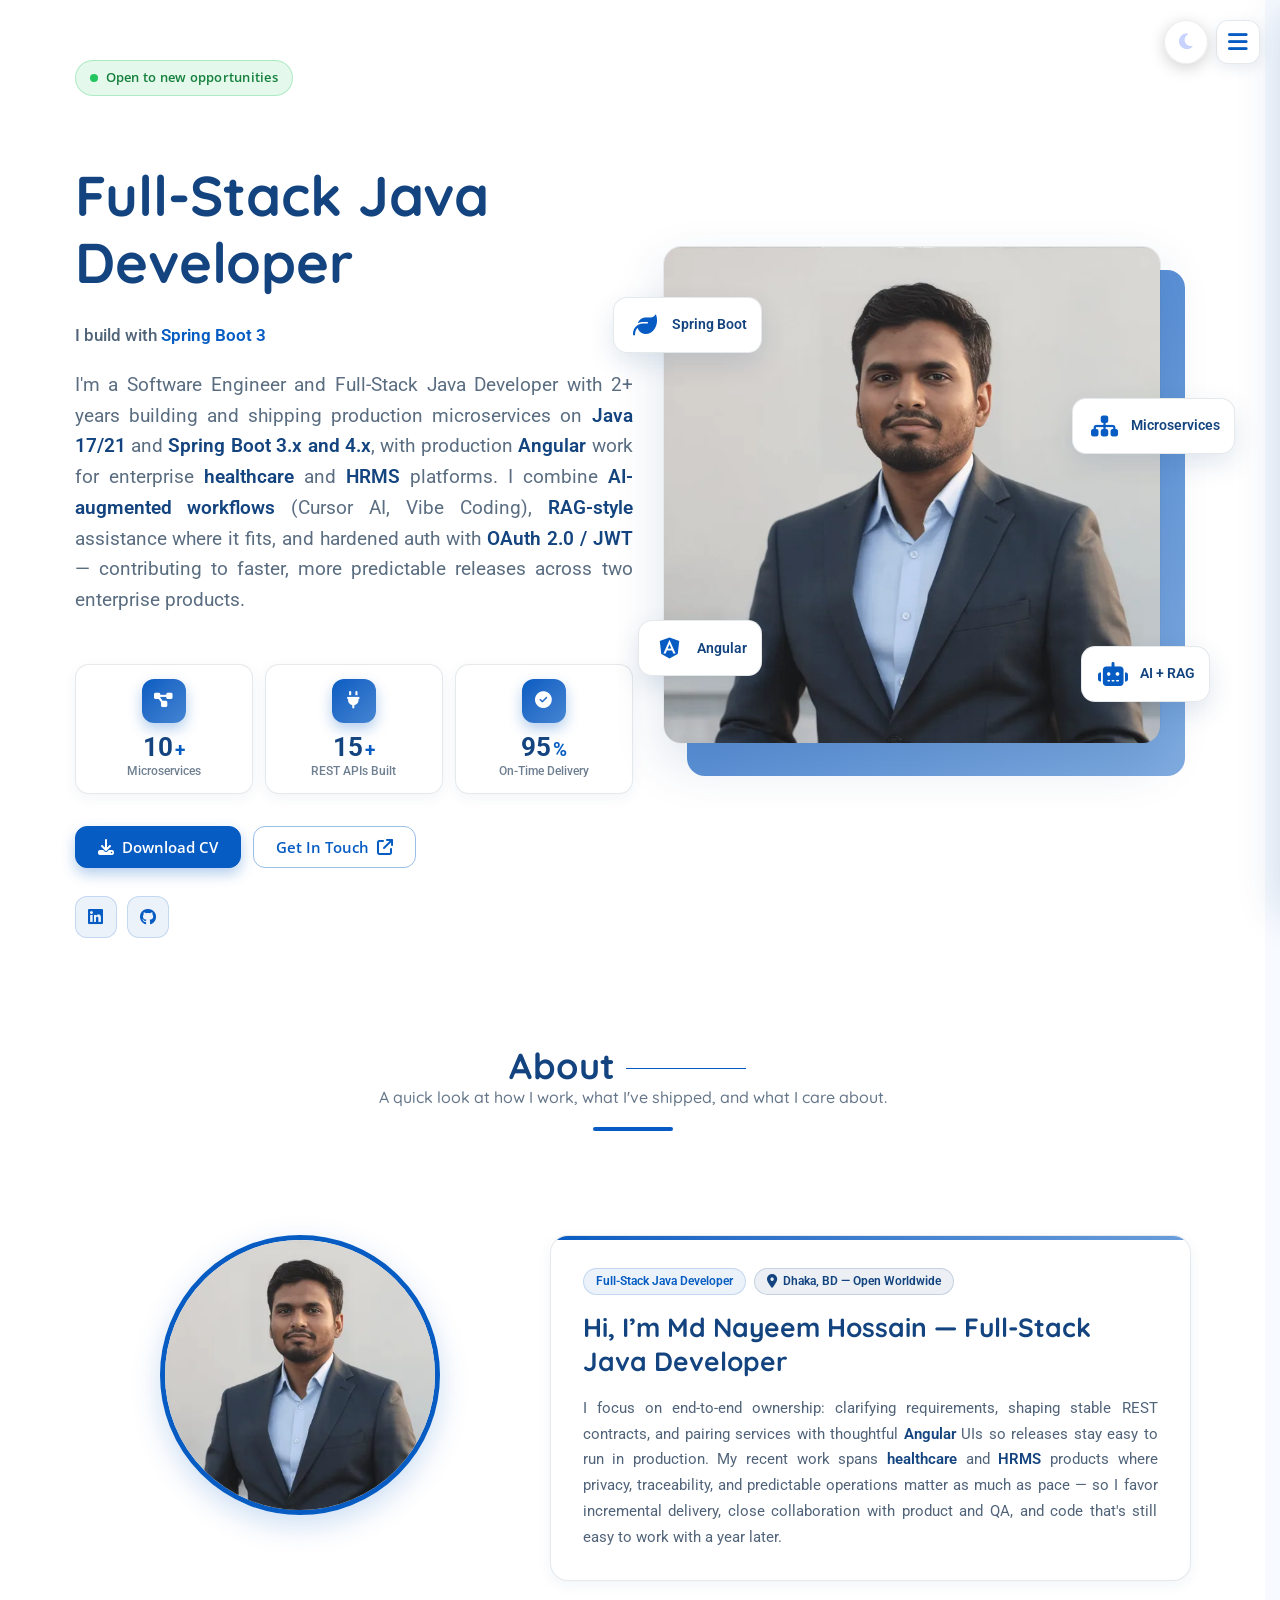
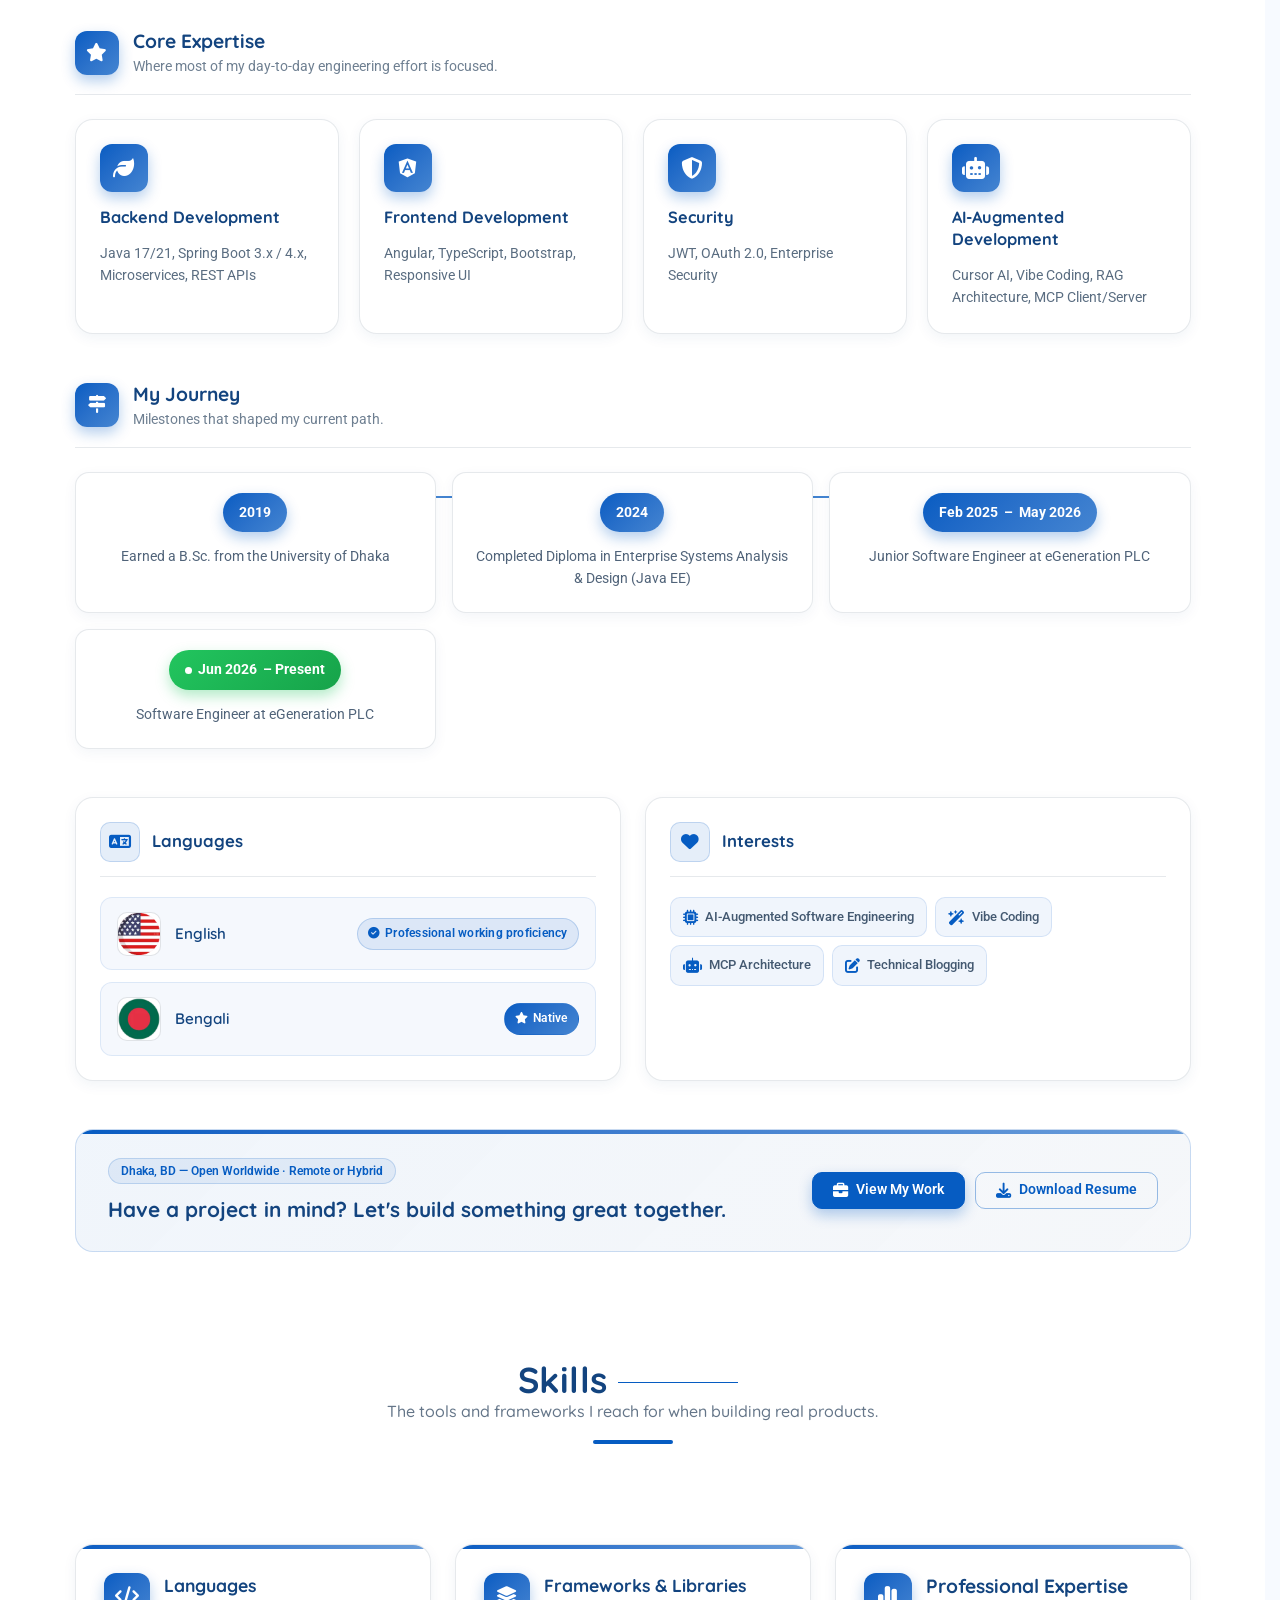
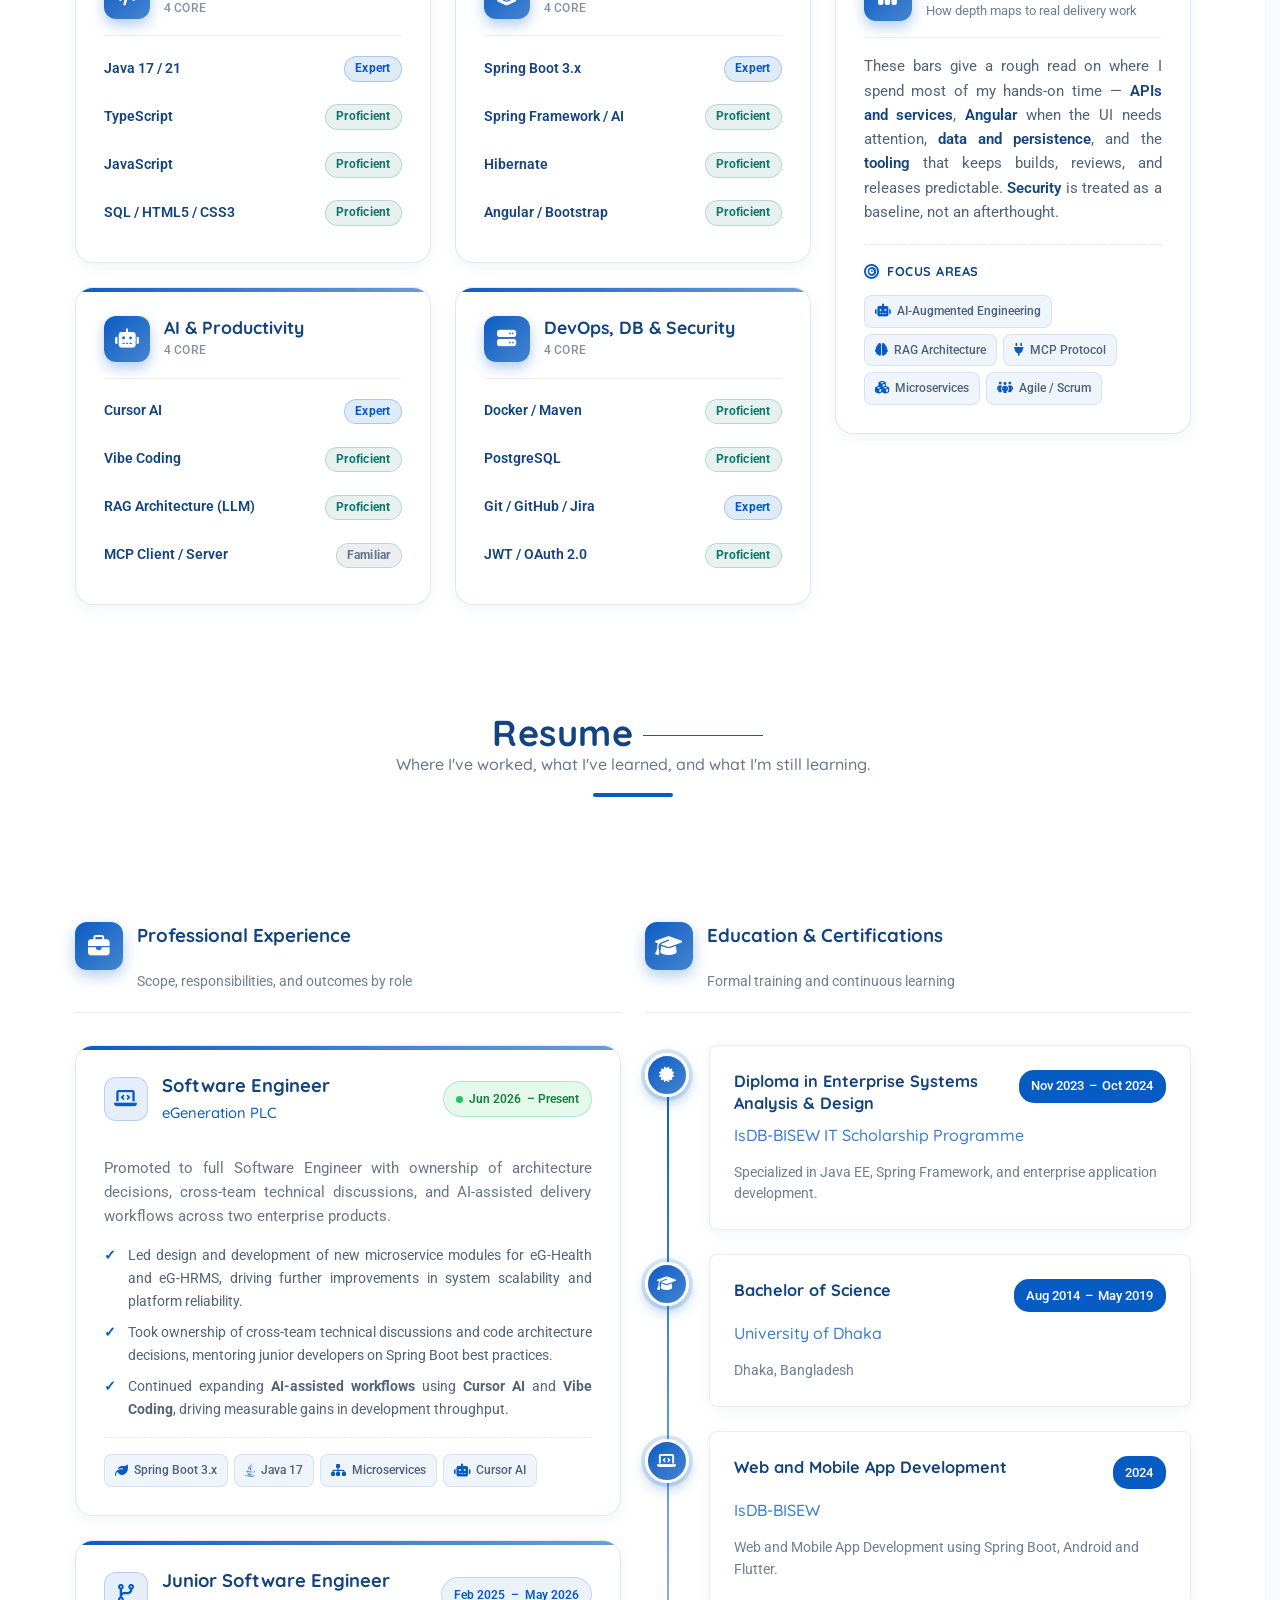
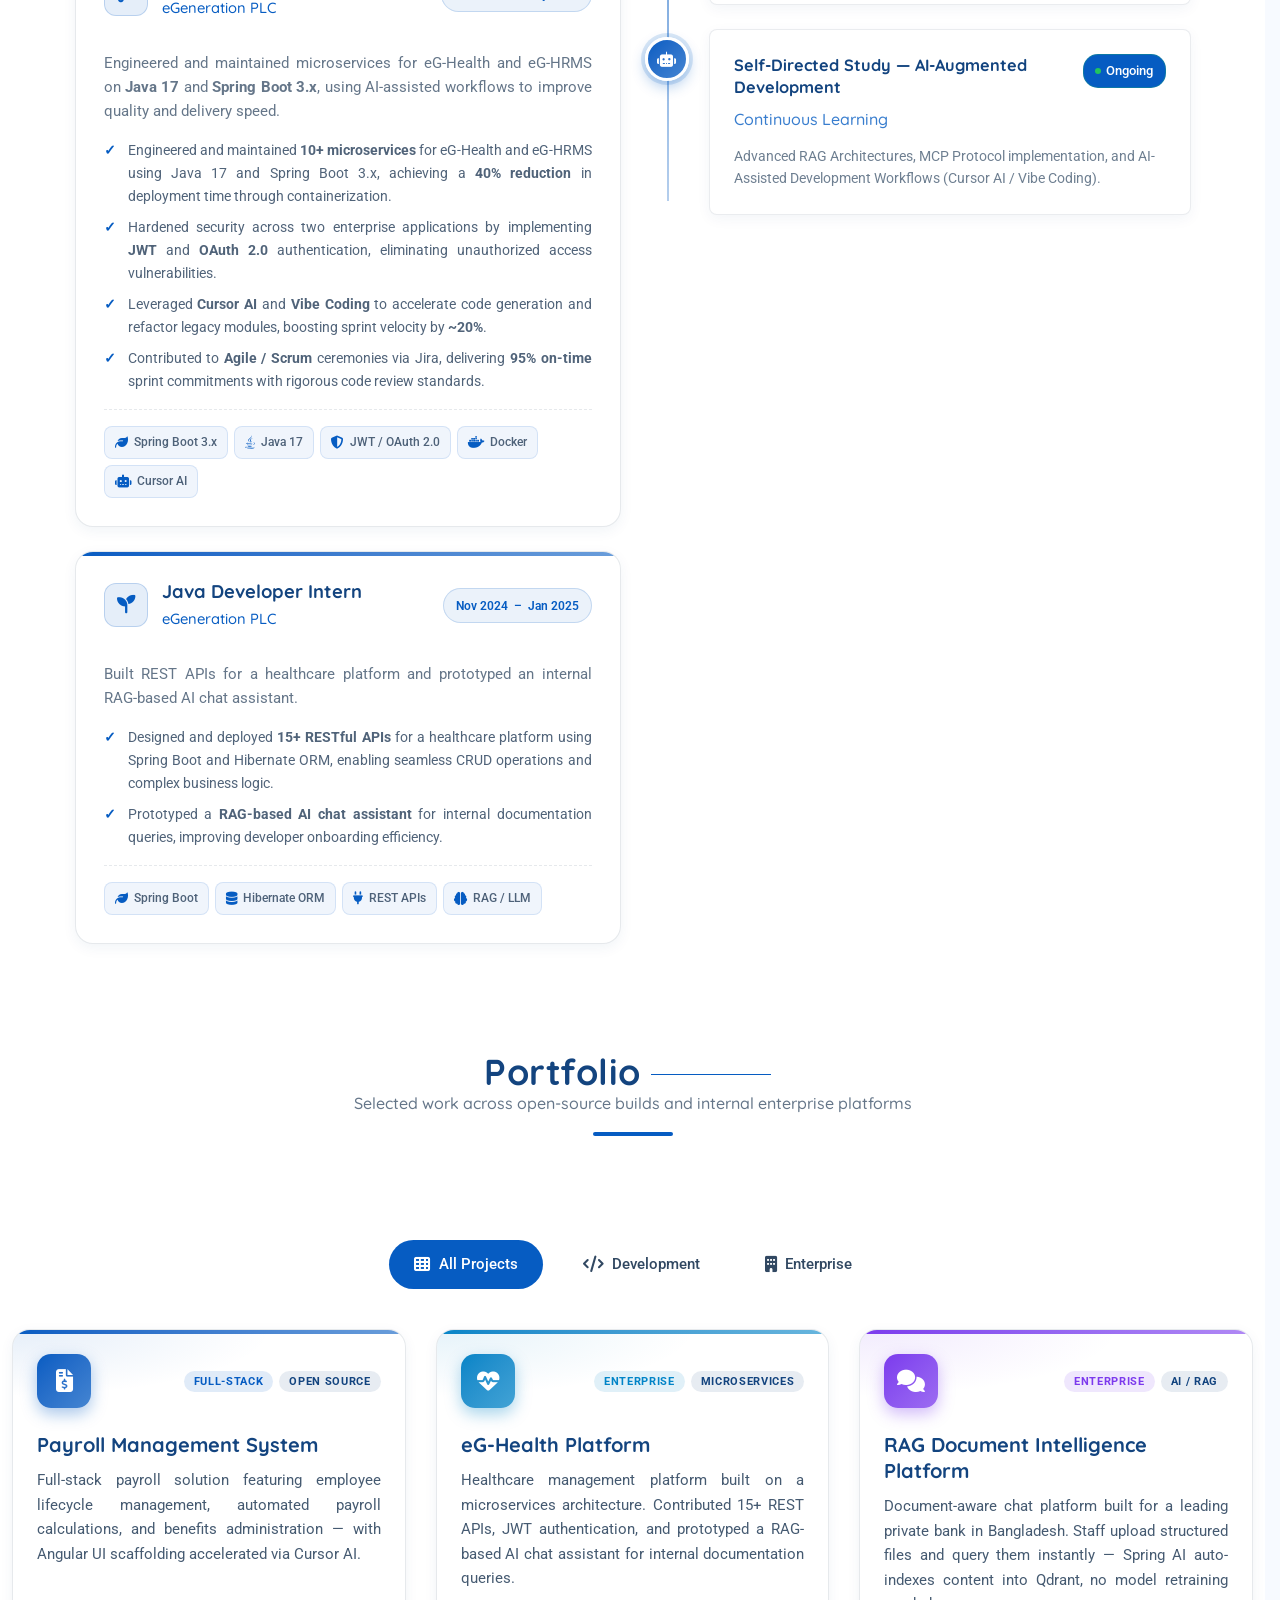
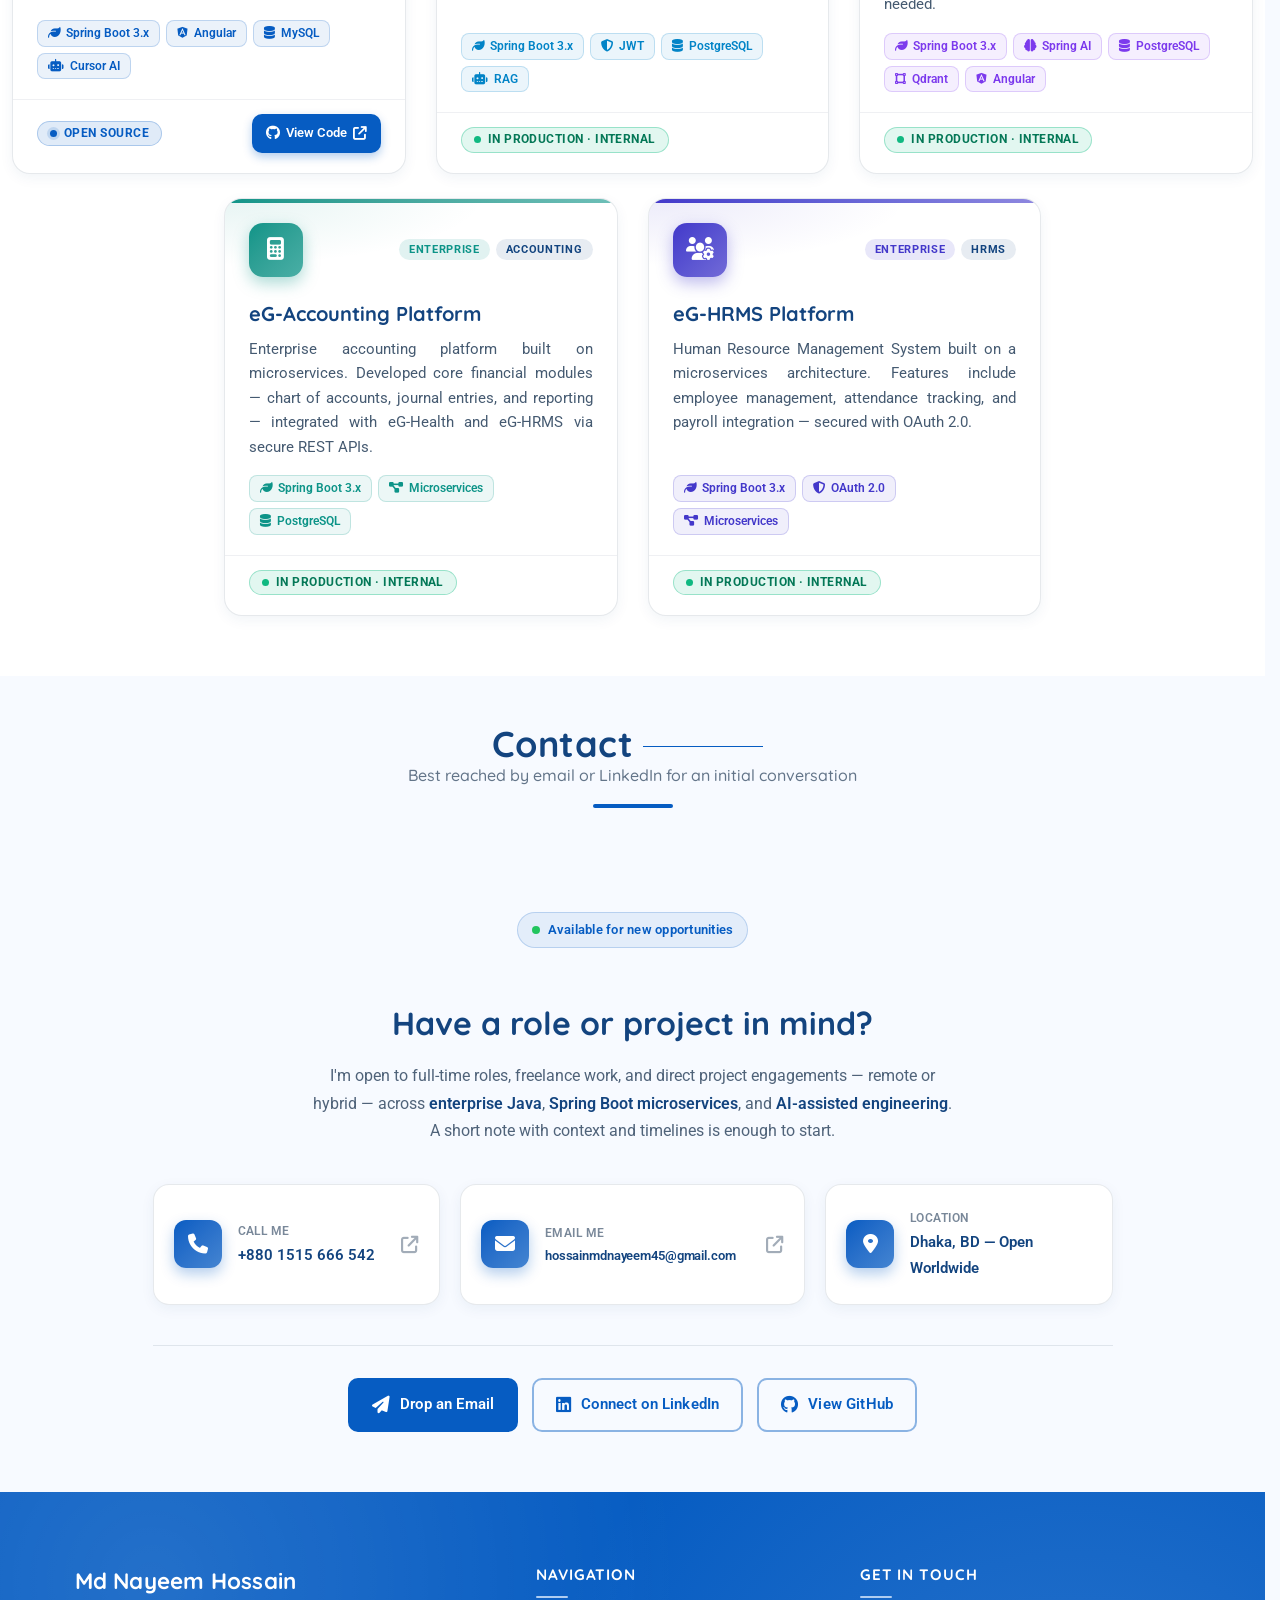
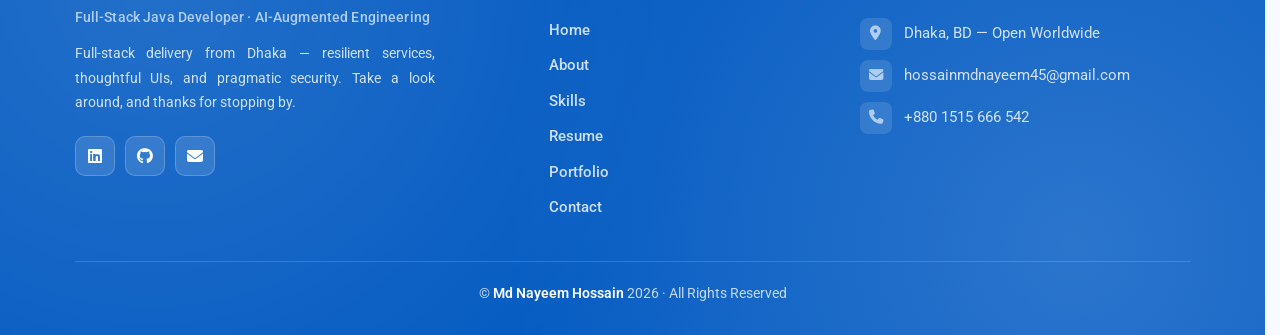
<file: index.html>
<!DOCTYPE html>
<html lang="en">

<head>
    <meta charset="utf-8">
    <meta content="width=device-width, initial-scale=1.0" name="viewport">
    <title>Md Nayeem Hossain — Full-Stack Java Developer</title>
    <meta name="description"
        content="Java developer in Dhaka, open to remote &amp; hybrid work worldwide. Spring Boot 3.x microservices, Angular, PostgreSQL, Docker &mdash; healthcare &amp; HRMS. OAuth 2.0 &amp; JWT.">
    <meta name="author" content="Md Nayeem Hossain">
    <meta name="google-site-verification" content="MPYDJVzl_dAsu_xqoVSncOIzwt7lAC6EPRWK9bh5WM4">
    <meta name="robots" content="index, follow">
    <meta name="theme-color" content="#065cc2" media="(prefers-color-scheme: light)">
    <meta name="theme-color" content="#0b1220" media="(prefers-color-scheme: dark)">
    <meta name="color-scheme" content="light dark">
    <link rel="canonical" href="https://md-nym.github.io/portfolio">

    <script>
        (function () {
            try {
                var stored = localStorage.getItem('theme');
                var prefersDark = window.matchMedia('(prefers-color-scheme: dark)').matches;
                var theme = stored === 'light' || stored === 'dark'
                    ? stored
                    : (prefersDark ? 'dark' : 'light');
                document.documentElement.setAttribute('data-theme', theme);
            } catch (e) {
                document.documentElement.setAttribute('data-theme', 'dark');
            }
        })();
    </script>

    <style>
        /* Page Preloader — inlined to avoid render-blocking request */
        html.is-loading,
        html.is-loading body {
            overflow: hidden !important;
            scrollbar-gutter: stable;
        }

        .preloader {
            position: fixed;
            inset: 0;
            z-index: 99999;
            display: flex;
            flex-direction: column;
            align-items: center;
            justify-content: center;
            gap: 26px;
            background: #0b1220;
            color: #f9fafb;
            opacity: 1;
            visibility: visible;
            transition: opacity 450ms ease, visibility 450ms ease;
            background-image:
                radial-gradient(circle at 50% 40%, rgba(0, 174, 255, 0.12) 0%, rgba(0, 174, 255, 0) 55%),
                linear-gradient(180deg, #0b1220 0%, #111827 100%);
            padding: env(safe-area-inset-top) env(safe-area-inset-right) env(safe-area-inset-bottom) env(safe-area-inset-left);
        }

        html[data-theme="light"] .preloader {
            color: #0b2a55;
            background-image:
                radial-gradient(circle at 50% 40%, rgba(6, 92, 194, 0.08) 0%, rgba(6, 92, 194, 0) 55%),
                linear-gradient(180deg, #ffffff 0%, #f3f6fb 100%);
        }

        .preloader__brand {
            position: relative;
            width: 96px;
            height: 96px;
            display: grid;
            place-items: center;
        }

        .preloader__ring {
            position: absolute;
            inset: 0;
            width: 100%;
            height: 100%;
            animation: preloader-spin 1.4s linear infinite;
            filter: drop-shadow(0 0 10px rgba(0, 174, 255, 0.35));
        }

        html[data-theme="light"] .preloader__ring {
            filter: drop-shadow(0 0 8px rgba(6, 92, 194, 0.25));
        }

        .preloader__ring-track {
            fill: none;
            stroke: rgba(255, 255, 255, 0.08);
            stroke-width: 3;
        }

        html[data-theme="light"] .preloader__ring-track {
            stroke: rgba(0, 0, 0, 0.08);
        }

        .preloader__ring-arc {
            fill: none;
            stroke: #00aeff;
            stroke-width: 3;
            stroke-linecap: round;
            stroke-dasharray: 90 220;
            transform-origin: 50% 50%;
        }

        html[data-theme="light"] .preloader__ring-arc {
            stroke: #065cc2;
        }

        @keyframes preloader-spin {
            to {
                transform: rotate(360deg);
            }
        }

        .preloader__mono {
            position: relative;
            font-family: "Quicksand", "Open Sans", system-ui, sans-serif;
            font-weight: 700;
            font-size: 26px;
            letter-spacing: 0.02em;
            color: #00aeff;
            text-shadow: 0 0 18px rgba(0, 174, 255, 0.45);
            animation: preloader-pulse 1.8s ease-in-out infinite;
        }

        html[data-theme="light"] .preloader__mono {
            color: #065cc2;
            text-shadow: 0 0 14px rgba(6, 92, 194, 0.25);
        }

        @keyframes preloader-pulse {

            0%,
            100% {
                opacity: 0.75;
                transform: scale(1);
            }

            50% {
                opacity: 1;
                transform: scale(1.06);
            }
        }

        .preloader__name {
            font: 600 11px/1 "Open Sans", system-ui, -apple-system, sans-serif;
            letter-spacing: 0.32em;
            text-transform: uppercase;
            opacity: 0.7;
        }

        .preloader__bar {
            position: relative;
            width: 180px;
            height: 2px;
            border-radius: 2px;
            background: rgba(255, 255, 255, 0.08);
            overflow: hidden;
        }

        html[data-theme="light"] .preloader__bar {
            background: rgba(0, 0, 0, 0.08);
        }

        .preloader__bar-fill {
            display: block;
            width: 0%;
            height: 100%;
            border-radius: inherit;
            background: linear-gradient(90deg, #00aeff 0%, #00d2ff 100%);
            box-shadow: 0 0 8px rgba(0, 174, 255, 0.55);
            transition: width 180ms ease-out;
        }

        html[data-theme="light"] .preloader__bar-fill {
            background: linear-gradient(90deg, #065cc2 0%, #00aeff 100%);
            box-shadow: 0 0 6px rgba(6, 92, 194, 0.35);
        }

        .preloader.is-hidden {
            opacity: 0;
            visibility: hidden;
            pointer-events: none;
        }

        @media (max-width: 480px) {
            .preloader__brand {
                width: 84px;
                height: 84px;
            }

            .preloader__mono {
                font-size: 22px;
            }

            .preloader__name {
                font-size: 10px;
                letter-spacing: 0.28em;
            }

            .preloader__bar {
                width: 150px;
            }
        }

        @media (prefers-reduced-motion: reduce) {
            .preloader__ring {
                animation-duration: 3s;
            }

            .preloader__mono {
                animation: none;
                opacity: 1;
            }

            .preloader {
                transition-duration: 200ms;
            }

            .preloader__bar-fill {
                transition-duration: 80ms;
            }
        }
    </style>
    <script>document.documentElement.classList.add('is-loading');</script>
    <script>
        window._ie = function (el) {
            el.onerror = null;
            var w = el.width || 200;
            var h = el.height || 200;
            var svg = '<svg xmlns="http://www.w3.org/2000/svg" width="' + w + '" height="' + h + '">'
                + '<rect width="100%" height="100%" fill="#ddd"/>'
                + '<text x="50%" y="50%" text-anchor="middle" dy=".3em" fill="#999" font-family="Arial,sans-serif">Image not found</text>'
                + '</svg>';
            el.src = 'data:image/svg+xml,' + encodeURIComponent(svg);
        };
    </script>
    <script src="assets/js/preloader.js" defer></script>

    <meta property="og:type" content="website">
    <meta property="og:site_name" content="Md Nayeem Hossain">
    <meta property="og:locale" content="en_US">
    <meta property="og:title"
        content="Md Nayeem Hossain | Software Engineer &amp; Full-Stack Java Developer | Bangladesh">
    <meta property="og:description"
        content="Java developer based in Dhaka, open to remote &amp; hybrid roles worldwide. Spring Boot 3.x microservices, Angular, PostgreSQL, Docker. Healthcare &amp; HRMS with OAuth 2.0, JWT, and secure REST APIs.">
    <meta property="og:image" content="https://md-nym.github.io/portfolio/assets/img/profile-1296.png">
    <meta property="og:image:type" content="image/png">
    <meta property="og:image:alt"
        content="Md Nayeem Hossain — Java, Spring Boot &amp; Angular developer, Dhaka, Bangladesh — open to remote work worldwide">
    <meta property="og:image:width" content="1296">
    <meta property="og:image:height" content="1296">
    <meta property="og:url" content="https://md-nym.github.io/portfolio">

    <meta name="twitter:card" content="summary_large_image">
    <meta name="twitter:title"
        content="Md Nayeem Hossain | Software Engineer &amp; Full-Stack Java Developer | Bangladesh">
    <meta name="twitter:description"
        content="Java developer based in Dhaka, open to remote &amp; hybrid roles worldwide. Spring Boot 3.x microservices, Angular, PostgreSQL, Docker. Healthcare &amp; HRMS with OAuth 2.0, JWT, and secure REST APIs.">
    <meta name="twitter:image" content="https://md-nym.github.io/portfolio/assets/img/profile-1296.png">
    <meta name="twitter:image:alt"
        content="Md Nayeem Hossain — Java, Spring Boot &amp; Angular developer, Dhaka, Bangladesh — open to remote work worldwide">

    <link rel="icon" href="assets/img/Md_Nayeem_Hossain_Java_Developer_icon.ico" type="image/x-icon">
    <link rel="apple-touch-icon" sizes="180x180" href="assets/img/apple-touch-icon.png">

    <link rel="preload" as="image" href="assets/img/profile-400.webp"
        imagesrcset="assets/img/profile-400.webp 400w, assets/img/profile-800.webp 800w, assets/img/profile-1296.webp 1296w, assets/img/profile-1600.webp 1600w"
        imagesizes="(max-width: 991px) 90vw, 520px" fetchpriority="high">

    <link href="https://fonts.googleapis.com" rel="preconnect">
    <link href="https://fonts.gstatic.com" rel="preconnect" crossorigin>
    <link
        href="https://fonts.googleapis.com/css2?family=Roboto:wght@300;400;700&family=Open+Sans:wght@400;600&family=Quicksand:wght@500;700&display=optional"
        rel="stylesheet" media="print" onload="this.media='all'">
    <noscript>
        <link
            href="https://fonts.googleapis.com/css2?family=Roboto:wght@300;400;700&family=Open+Sans:wght@400;600&family=Quicksand:wght@500;700&display=optional"
            rel="stylesheet">
    </noscript>

    <link href="assets/css/layout.min.css" rel="stylesheet">
    <link href="assets/css/main.min.css" rel="stylesheet">
    <link rel="stylesheet" href="assets/vendor/aos/aos.css" media="print" onload="this.media='all'">
    <link rel="stylesheet" href="assets/css/icons.min.css" media="print" onload="this.media='all'">
    <link href="assets/css/styles.min.css" rel="stylesheet" media="print" onload="this.media='all'">
    <noscript>
        <link href="assets/css/layout.min.css" rel="stylesheet">
        <link href="assets/css/main.min.css" rel="stylesheet">
        <link rel="stylesheet" href="assets/vendor/aos/aos.css">
        <link rel="stylesheet" href="assets/css/icons.min.css">
        <link href="assets/css/styles.min.css" rel="stylesheet">
    </noscript>

    <script type="application/ld+json">
  {
      "@context": "https://schema.org",
      "@graph": [
          {
              "@type": "WebSite",
              "@id": "https://md-nym.github.io/portfolio/#website",
              "url": "https://md-nym.github.io/portfolio",
              "name": "Md Nayeem Hossain — Portfolio",
              "description": "Java developer based in Dhaka, open to remote and hybrid roles worldwide. Spring Boot 3.x microservices, Angular, PostgreSQL, Docker. Healthcare and HRMS with OAuth 2.0, JWT, and secure REST APIs.",
              "inLanguage": "en",
              "publisher": { "@id": "https://md-nym.github.io/portfolio/#person" }
          },
          {
              "@type": "WebPage",
              "@id": "https://md-nym.github.io/portfolio/#webpage",
              "url": "https://md-nym.github.io/portfolio",
              "name": "Md Nayeem Hossain — Portfolio",
              "isPartOf": { "@id": "https://md-nym.github.io/portfolio/#website" },
              "about": { "@id": "https://md-nym.github.io/portfolio/#person" },
              "inLanguage": "en",
              "datePublished": "2025-01-01",
              "dateModified": "2026-11-18"
          },
          {
              "@type": "Organization",
              "@id": "https://md-nym.github.io/portfolio/#employer",
              "name": "eGeneration PLC",
              "url": "https://egeneration.co/"
          },
          {
              "@type": "Person",
              "@id": "https://md-nym.github.io/portfolio/#person",
              "name": "Md Nayeem Hossain",
              "jobTitle": "Software Engineer",
              "image": "https://md-nym.github.io/portfolio/assets/img/profile-1296.png",
              "url": "https://md-nym.github.io/portfolio",
              "mainEntityOfPage": { "@id": "https://md-nym.github.io/portfolio/#webpage" },
              "sameAs": [
                  "https://www.linkedin.com/in/mdnayeem1",
                  "https://github.com/md-nym"
              ],
              "address": {
                  "@type": "PostalAddress",
                  "addressLocality": "Dhaka",
                  "addressCountry": "BD"
              },
              "alumniOf": {
                  "@type": "EducationalOrganization",
                  "name": "University of Dhaka"
              },
              "worksFor": { "@id": "https://md-nym.github.io/portfolio/#employer" },
              "hasCredential": [
                  {
                      "@type": "EducationalOccupationalCredential",
                      "credentialCategory": "Diploma",
                      "name": "Diploma in Enterprise Systems Analysis & Design",
                      "educationalLevel": "Diploma",
                      "recognizedBy": {
                          "@type": "Organization",
                          "name": "IsDB-BISEW IT Scholarship Programme"
                      }
                  },
                  {
                      "@type": "EducationalOccupationalCredential",
                      "credentialCategory": "Certificate",
                      "name": "Web and Mobile App Development (Spring Boot, Android, Flutter)",
                      "educationalLevel": "Certificate",
                      "recognizedBy": {
                          "@type": "Organization",
                          "name": "IsDB-BISEW"
                      }
                  },
                  {
                      "@type": "EducationalOccupationalCredential",
                      "credentialCategory": "Certificate",
                      "name": "Advanced RAG Architectures, MCP Protocol, and AI-Assisted Development (Cursor AI / Vibe Coding)"
                  }
              ],
              "hasOccupation": {
                  "@type": "Occupation",
                  "name": "Software Engineer",
                  "occupationLocation": {
                      "@type": "City",
                      "name": "Dhaka",
                      "addressCountry": "BD"
                  },
                  "skills": [
                      "Java 17",
                      "Spring Boot 3.x",
                      "Microservices",
                      "Angular",
                      "Spring AI",
                      "RAG Architecture",
                      "MCP Client/Server",
                      "Cursor AI",
                      "Vibe Coding"
                  ]
              },
              "knowsAbout": [
                  "Java 17",
                  "Java 21",
                  "Spring Boot 3.x",
                  "Spring Framework",
                  "Spring AI",
                  "Microservices",
                  "Angular",
                  "TypeScript",
                  "JavaScript",
                  "Hibernate",
                  "PostgreSQL",
                  "Docker",
                  "Maven",
                  "Git",
                  "JWT",
                  "OAuth 2.0",
                  "REST APIs",
                  "Enterprise Applications",
                  "Healthcare Software",
                  "HRMS",
                  "RAG Architecture",
                  "LLM Integration",
                  "MCP Client/Server",
                  "Cursor AI",
                  "Vibe Coding",
                  "AI-Augmented Development"
              ]
          }
      ]
  }
  </script>
</head>

<body id="top" class="index-page">

    <div id="preloader" class="preloader" role="status" aria-label="Loading portfolio">
        <div class="preloader__brand" aria-hidden="true">
            <svg class="preloader__ring" viewBox="0 0 100 100">
                <circle class="preloader__ring-track" cx="50" cy="50" r="46"></circle>
                <circle class="preloader__ring-arc" cx="50" cy="50" r="46"></circle>
            </svg>
            <span class="preloader__mono">MN</span>
        </div>
        <div class="preloader__name">Md Nayeem Hossain</div>
        <div class="preloader__bar" aria-hidden="true">
            <span class="preloader__bar-fill"></span>
        </div>
    </div>

    <a href="#main" class="skip-to-main" aria-label="Skip navigation and go to main content">Skip to main content</a>

    <button type="button" id="theme-toggle" class="theme-toggle" aria-label="Toggle color theme"
        title="Toggle color theme">
        <i class="fas fa-sun theme-icon theme-icon-sun" aria-hidden="true"></i>
        <i class="fas fa-moon theme-icon theme-icon-moon" aria-hidden="true"></i>
        <span class="visually-hidden">Toggle color theme</span>
    </button>

    <header id="header" class="header d-flex align-items-center fixed-top">
        <div class="container-fluid position-relative d-flex align-items-center justify-content-between">

            <nav id="navmenu" class="navmenu" aria-label="Primary navigation">

                <div class="nav-profile">
                    <div class="profile-img">
                        <picture>
                            <source type="image/webp"
                                srcset="assets/img/profile-150.webp 1x, assets/img/profile-300.webp 2x">
                            <img src="assets/img/profile-150.png" alt="Md Nayeem Hossain"
                                class="img-fluid rounded-circle" width="150" height="150" onerror="window._ie(this)">
                        </picture>
                        <span class="profile-status-dot" aria-hidden="true"></span>
                    </div>

                    <a href="index.html" class="logo d-flex align-items-center justify-content-center active"
                        aria-current="page">
                        <span class="sitename">Md Nayeem Hossain</span>
                    </a>
                </div>

                <div class="social-links nav-socials text-center">
                    <a href="https://www.linkedin.com/in/mdnayeem1" target="_blank" rel="noopener noreferrer"
                        class="linkedin" aria-label="Visit Md Nayeem Hossain's LinkedIn profile"><i
                            class="fab fa-linkedin" aria-hidden="true"></i></a>
                    <a href="https://github.com/md-nym" target="_blank" rel="noopener noreferrer" class="github"
                        aria-label="Visit Md Nayeem Hossain's GitHub profile"><i class="fab fa-github"
                            aria-hidden="true"></i></a>
                    <a href="mailto:hossainmdnayeem45@gmail.com" class="email" aria-label="Email Md Nayeem Hossain"><i
                            class="fas fa-envelope" aria-hidden="true"></i></a>
                </div>

                <ul id="nav-primary-list" class="nav-list">
                    <li><a href="#hero"><i class="fas fa-house" aria-hidden="true"></i><span>Home</span></a></li>
                    <li><a href="#about"><i class="fas fa-user" aria-hidden="true"></i><span>About</span></a></li>
                    <li><a href="#skills"><i class="fas fa-star" aria-hidden="true"></i><span>Skills</span></a></li>
                    <li><a href="#resume"><i class="fas fa-file-lines" aria-hidden="true"></i><span>Resume</span></a>
                    </li>
                    <li><a href="#portfolio"><i class="fas fa-folder" aria-hidden="true"></i><span>Portfolio</span></a>
                    </li>
                    <li><a href="#contact"><i class="fas fa-envelope" aria-hidden="true"></i><span>Contact</span></a>
                    </li>
                    <li><a href="assets/cv/Md_Nayeem_Hossain_Java_Developer_CV.pdf"
                            download="Md_Nayeem_Hossain_Java_Developer_CV.pdf" aria-label="Download CV as PDF"><i
                                class="fas fa-download" aria-hidden="true"></i><span>Download CV</span></a>
                    </li>
                </ul>
                <button type="button" class="mobile-nav-toggle d-xl-none" aria-label="Toggle mobile navigation"
                    aria-expanded="false" aria-controls="nav-primary-list">
                    <i class="fas fa-bars" aria-hidden="true"></i>
                </button>
            </nav>

        </div>
    </header>

    <main id="main" class="main">
        <!-- Hero Section -->
        <section id="hero" class="hero section">

            <div class="container">
                <div class="row g-0 align-items-center">

                    <div class="col-lg-6 hero-content" data-aos="fade-right" data-aos-delay="100">
                        <div class="content-wrapper">
                            <div class="availability-chip" data-aos="fade-up" data-aos-delay="150"
                                aria-label="Currently open to new opportunities">
                                <span class="availability-dot" aria-hidden="true"></span>
                                <span>Open to new opportunities</span>
                            </div>
                            <h1 class="hero-title">Full-Stack Java Developer</h1>
                            <p class="hero-rotator" aria-live="polite">
                                <span class="rotator-prefix">I build with </span>
                                <span class="typed"
                                    data-typed-items="Spring Boot 3.x, Microservices, Angular, AI-Augmented Development, RAG & MCP, Enterprise Apps"></span>
                            </p>
                            <p class="lead">I'm a Software Engineer and Full-Stack Java Developer with 2+ years
                                building and shipping
                                production microservices on
                                <strong>Java 17/21</strong> and <strong>Spring Boot 3.x and 4.x</strong>, with production
                                <strong>Angular</strong> work for enterprise <strong>healthcare</strong> and
                                <strong>HRMS</strong> platforms. I combine <strong>AI-augmented workflows</strong>
                                (Cursor AI, Vibe Coding), <strong>RAG-style</strong> assistance where it fits, and
                                hardened auth with <strong>OAuth 2.0 / JWT</strong> — contributing to faster,
                                more predictable releases across two enterprise products.
                            </p>

                            <ul class="hero-stats" data-aos="fade-up" data-aos-delay="200"
                                aria-label="Key delivery metrics">
                                <li class="stat-item">
                                    <div class="stat-icon" aria-hidden="true">
                                        <i class="fas fa-diagram-project"></i>
                                    </div>
                                    <div class="stat-body">
                                        <span class="stat-value">
                                            <span class="purecounter" data-purecounter-start="0"
                                                data-purecounter-end="10" data-purecounter-duration="2">0</span><span
                                                class="stat-suffix">+</span>
                                        </span>
                                        <span class="stat-label">Microservices</span>
                                    </div>
                                </li>
                                <li class="stat-item">
                                    <div class="stat-icon" aria-hidden="true">
                                        <i class="fas fa-plug"></i>
                                    </div>
                                    <div class="stat-body">
                                        <span class="stat-value">
                                            <span class="purecounter" data-purecounter-start="0"
                                                data-purecounter-end="15" data-purecounter-duration="2">0</span><span
                                                class="stat-suffix">+</span>
                                        </span>
                                        <span class="stat-label">REST APIs Built</span>
                                    </div>
                                </li>
                                <li class="stat-item">
                                    <div class="stat-icon" aria-hidden="true">
                                        <i class="fas fa-circle-check"></i>
                                    </div>
                                    <div class="stat-body">
                                        <span class="stat-value">
                                            <span class="purecounter" data-purecounter-start="0"
                                                data-purecounter-end="95" data-purecounter-duration="2">0</span><span
                                                class="stat-suffix">%</span>
                                        </span>
                                        <span class="stat-label">On-Time Delivery</span>
                                    </div>
                                </li>
                            </ul>

                            <div class="hero-actions" data-aos="fade-up" data-aos-delay="300">
                                <a href="assets/cv/Md_Nayeem_Hossain_Java_Developer_CV.pdf"
                                    download="Md_Nayeem_Hossain_Java_Developer_CV.pdf" class="hero-btn hero-btn-primary"
                                    aria-label="Download CV as PDF">
                                    <i class="fas fa-download" aria-hidden="true"></i>
                                    <span>Download CV</span>
                                </a>
                                <a href="#contact" class="hero-btn hero-btn-outline">
                                    <span>Get In Touch</span>
                                    <i class="fas fa-arrow-up-right-from-square" aria-hidden="true"></i>
                                </a>
                            </div>

                            <nav class="hero-socials" data-aos="fade-up" data-aos-delay="400"
                                aria-label="Hero social profiles">
                                <a href="https://www.linkedin.com/in/mdnayeem1" target="_blank"
                                    rel="noopener noreferrer" class="hero-social"
                                    aria-label="Visit Md Nayeem Hossain's LinkedIn profile">
                                    <i class="fab fa-linkedin" aria-hidden="true"></i>
                                </a>
                                <a href="https://github.com/md-nym" target="_blank" rel="noopener noreferrer"
                                    class="hero-social" aria-label="Visit Md Nayeem Hossain's GitHub profile">
                                    <i class="fab fa-github" aria-hidden="true"></i>
                                </a>
                            </nav>
                        </div>
                    </div>

                    <div class="col-lg-6 hero-image" data-aos="fade-left" data-aos-delay="200">
                        <div class="image-container">
                            <div class="floating-elements" aria-hidden="true">
                                <div class="floating-card card-1" data-aos="zoom-in" data-aos-delay="300">
                                    <div class="floating-icon">
                                        <i class="fas fa-leaf"></i>
                                    </div>
                                    <span class="floating-label">Spring Boot</span>
                                </div>
                                <div class="floating-card card-2" data-aos="zoom-in" data-aos-delay="400">
                                    <div class="floating-icon">
                                        <i class="fas fa-sitemap"></i>
                                    </div>
                                    <span class="floating-label">Microservices</span>
                                </div>
                                <div class="floating-card card-3" data-aos="zoom-in" data-aos-delay="500">
                                    <div class="floating-icon">
                                        <i class="fab fa-angular"></i>
                                    </div>
                                    <span class="floating-label">Angular</span>
                                </div>
                                <div class="floating-card card-4" data-aos="zoom-in" data-aos-delay="600">
                                    <div class="floating-icon">
                                        <i class="fas fa-robot"></i>
                                    </div>
                                    <span class="floating-label">AI + RAG</span>
                                </div>
                            </div>
                            <picture>
                                <source type="image/webp"
                                    srcset="assets/img/profile-400.webp 400w, assets/img/profile-800.webp 800w, assets/img/profile-1296.webp 1296w, assets/img/profile-1600.webp 1600w"
                                    sizes="(max-width: 991px) 90vw, 520px">
                                <img src="assets/img/profile-800.png"
                                    alt="Md Nayeem Hossain - Full-Stack Java Developer"
                                    class="img-fluid hero-main-image" width="800" height="800" fetchpriority="high"
                                    onerror="window._ie(this)">
                            </picture>
                            <div class="image-overlay" aria-hidden="true"></div>
                        </div>
                    </div>

                </div>
            </div>

        </section><!-- /Hero Section -->

        <!-- About Section -->
        <section id="about" class="about section">

            <!-- Section Title -->
            <div class="container section-title">
                <h2>About</h2>
                <p>A quick look at how I work, what I've shipped, and what I care about.</p>
            </div><!-- End Section Title -->

            <div class="container" data-aos="fade-up" data-aos-delay="100">

                <!-- Profile + Intro card -->
                <div class="row g-4 align-items-stretch about-top">
                    <div class="col-lg-5" data-aos="fade-right" data-aos-delay="200">
                        <div class="profile-image-wrapper">
                            <div class="profile-image">
                                <picture>
                                    <source type="image/webp"
                                        srcset="assets/img/profile-400.webp 1x, assets/img/profile-800.webp 2x">
                                    <img src="assets/img/profile-400.png" alt="Md Nayeem Hossain" class="img-fluid"
                                        loading="lazy" width="400" height="400" onerror="window._ie(this)">
                                </picture>
                            </div>
                        </div>
                    </div>

                    <div class="col-lg-7" data-aos="fade-left" data-aos-delay="300">
                        <article class="about-intro-card">
                            <div class="about-intro-pills">
                                <span class="about-pill about-pill-accent">
                                    Full-Stack Java Developer
                                </span>
                                <span class="about-pill about-pill-location">
                                    <i class="fas fa-location-dot" aria-hidden="true"></i>
                                    Dhaka, BD — Open Worldwide
                                </span>
                            </div>
                            <h3 class="about-intro-title">Hi, I&rsquo;m Md Nayeem Hossain &mdash; Full-Stack Java
                                Developer</h3>
                            <p class="about-intro-desc">I focus on end-to-end ownership: clarifying requirements,
                                shaping stable REST contracts, and pairing services with thoughtful
                                <strong>Angular</strong> UIs so releases stay easy to run in production. My recent
                                work spans <strong>healthcare</strong> and <strong>HRMS</strong> products where
                                privacy, traceability, and predictable operations matter as much as pace &mdash; so I
                                favor incremental delivery, close collaboration with product and QA, and code that's
                                still easy to work with a year later.
                            </p>
                        </article>
                    </div>
                </div>

                <!-- Core Expertise -->
                <div class="about-block about-expertise">
                    <header class="about-subhead" data-aos="fade-up" data-aos-delay="200">
                        <div class="about-subhead-icon">
                            <i class="fas fa-star" aria-hidden="true"></i>
                        </div>
                        <div class="about-subhead-text">
                            <h3>Core Expertise</h3>
                            <p>Where most of my day-to-day engineering effort is focused.</p>
                        </div>
                    </header>

                    <div class="expertise-grid">
                        <article class="expertise-card" data-aos="zoom-in" data-aos-delay="300">
                            <div class="expertise-icon">
                                <i class="fas fa-leaf" aria-hidden="true"></i>
                            </div>
                            <h4>Backend Development</h4>
                            <p>Java 17/21, Spring Boot 3.x / 4.x, Microservices, REST APIs</p>
                        </article>
                        <article class="expertise-card" data-aos="zoom-in" data-aos-delay="400">
                            <div class="expertise-icon">
                                <i class="fab fa-angular" aria-hidden="true"></i>
                            </div>
                            <h4>Frontend Development</h4>
                            <p>Angular, TypeScript, Bootstrap, Responsive UI</p>
                        </article>
                        <article class="expertise-card" data-aos="zoom-in" data-aos-delay="500">
                            <div class="expertise-icon">
                                <i class="fas fa-shield-halved" aria-hidden="true"></i>
                            </div>
                            <h4>Security</h4>
                            <p>JWT, OAuth 2.0, Enterprise Security</p>
                        </article>
                        <article class="expertise-card" data-aos="zoom-in" data-aos-delay="600">
                            <div class="expertise-icon">
                                <i class="fas fa-robot" aria-hidden="true"></i>
                            </div>
                            <h4>AI-Augmented Development</h4>
                            <p>Cursor AI, Vibe Coding, RAG Architecture, MCP Client/Server</p>
                        </article>
                    </div>
                </div>

                <!-- Journey -->
                <div class="about-block about-journey">
                    <header class="about-subhead" data-aos="fade-up" data-aos-delay="200">
                        <div class="about-subhead-icon">
                            <i class="fas fa-signs-post" aria-hidden="true"></i>
                        </div>
                        <div class="about-subhead-text">
                            <h3>My Journey</h3>
                            <p>Milestones that shaped my current path.</p>
                        </div>
                    </header>

                    <ol class="journey-rail" aria-label="Career milestones">
                        <li class="journey-node" data-aos="fade-up" data-aos-delay="300">
                            <span class="journey-year"><time datetime="2019">2019</time></span>
                            <span class="journey-desc">Earned a B.Sc. from the University of Dhaka</span>
                        </li>
                        <li class="journey-node" data-aos="fade-up" data-aos-delay="400">
                            <span class="journey-year"><time datetime="2024">2024</time></span>
                            <span class="journey-desc">Completed Diploma in Enterprise Systems Analysis &amp; Design
                                (Java EE)</span>
                        </li>
                        <li class="journey-node" data-aos="fade-up" data-aos-delay="500">
                            <span class="journey-year"><time datetime="2025-02">Feb 2025</time> – <time
                                    datetime="2026-05">May 2026</time></span>
                            <span class="journey-desc">Junior Software Engineer at eGeneration PLC</span>
                        </li>
                        <li class="journey-node journey-node-current" data-aos="fade-up" data-aos-delay="600">
                            <span class="journey-year">
                                <span class="journey-year-dot" aria-hidden="true"></span>
                                <time datetime="2026-06">Jun 2026</time> – Present
                            </span>
                            <span class="journey-desc">Software Engineer at eGeneration PLC</span>
                        </li>
                    </ol>
                </div>

                <!-- Languages & Interests -->
                <div class="about-block">
                    <div class="row g-4 about-extras">
                        <div class="col-md-6" data-aos="fade-up" data-aos-delay="300">
                            <article class="about-card about-languages">
                                <header class="about-card-header">
                                    <div class="about-card-icon">
                                        <i class="fas fa-language" aria-hidden="true"></i>
                                    </div>
                                    <h4>Languages</h4>
                                </header>
                                <ul class="about-languages-list">
                                    <li class="about-language-item">
                                        <div class="about-language-flag">
                                            <img src="assets/img/united-states-flag.webp" alt="United States Flag"
                                                width="40" height="40" loading="lazy" onerror="window._ie(this)">
                                        </div>
                                        <div class="about-language-meta">
                                            <span class="about-language-name">English</span>
                                            <span class="about-language-level">
                                                <i class="fas fa-circle-check" aria-hidden="true"></i>
                                                Professional working proficiency
                                            </span>
                                        </div>
                                    </li>
                                    <li class="about-language-item">
                                        <div class="about-language-flag">
                                            <img src="assets/img/bangladesh-flag.webp" alt="Bangladesh Flag" width="40"
                                                height="40" loading="lazy" onerror="window._ie(this)">
                                        </div>
                                        <div class="about-language-meta">
                                            <span class="about-language-name">Bengali</span>
                                            <span class="about-language-level about-language-level-native">
                                                <i class="fas fa-star" aria-hidden="true"></i>
                                                Native
                                            </span>
                                        </div>
                                    </li>
                                </ul>
                            </article>
                        </div>
                        <div class="col-md-6" data-aos="fade-up" data-aos-delay="400">
                            <article class="about-card about-interests">
                                <header class="about-card-header">
                                    <div class="about-card-icon">
                                        <i class="fas fa-heart" aria-hidden="true"></i>
                                    </div>
                                    <h4>Interests</h4>
                                </header>
                                <ul class="about-interests-list">
                                    <li class="about-interest-chip">
                                        <i class="fas fa-microchip" aria-hidden="true"></i>
                                        <span>AI-Augmented Software Engineering</span>
                                    </li>
                                    <li class="about-interest-chip">
                                        <i class="fas fa-wand-magic-sparkles" aria-hidden="true"></i>
                                        <span>Vibe Coding</span>
                                    </li>
                                    <li class="about-interest-chip">
                                        <i class="fas fa-robot" aria-hidden="true"></i>
                                        <span>MCP Architecture</span>
                                    </li>
                                    <li class="about-interest-chip">
                                        <i class="fas fa-pen-to-square" aria-hidden="true"></i>
                                        <span>Technical Blogging</span>
                                    </li>
                                </ul>
                            </article>
                        </div>
                    </div>
                </div>

                <!-- CTA -->
                <div class="about-cta" data-aos="fade-up" data-aos-delay="300">
                    <div class="about-cta-text">
                        <span class="about-pill about-pill-accent">
                            Dhaka, BD &mdash; Open Worldwide &middot; Remote or Hybrid
                        </span>
                        <h3>Have a project in mind? Let's build something great together.</h3>
                    </div>
                    <div class="about-cta-actions">
                        <a href="#portfolio" class="about-btn about-btn-primary">
                            <i class="fas fa-briefcase" aria-hidden="true"></i>
                            <span>View My Work</span>
                        </a>
                        <a href="assets/cv/Md_Nayeem_Hossain_Java_Developer_CV.pdf"
                            download="Md_Nayeem_Hossain_Java_Developer_CV.pdf" class="about-btn about-btn-outline"
                            aria-label="Download resume as PDF">
                            <i class="fas fa-download" aria-hidden="true"></i>
                            <span>Download Resume</span>
                        </a>
                    </div>
                </div>

            </div>

        </section><!-- /About Section -->

        <!-- Skills Section -->
        <section id="skills" class="skills section">

            <!-- Section Title -->
            <div class="container section-title">
                <h2>Skills</h2>
                <p>The tools and frameworks I reach for when building real products.</p>
            </div><!-- End Section Title -->

            <div class="container" data-aos="fade-up" data-aos-delay="100">

                <div class="row g-4">
                    <div class="col-lg-8">
                        <div class="skills-grid">
                            <div class="row g-4">
                                <div class="col-md-6" data-aos="fade-up" data-aos-delay="200">
                                    <article class="skill-card">
                                        <header class="skill-card-head">
                                            <div class="skill-icon">
                                                <i class="fas fa-code" aria-hidden="true"></i>
                                            </div>
                                            <div class="skill-card-title">
                                                <h3>Languages</h3>
                                                <span class="skill-count">4 core</span>
                                            </div>
                                        </header>
                                        <div class="skills-animation">
                                            <div class="skill-item">
                                                <div class="skill-info">
                                                    <span class="skill-name">Java 17 / 21</span>
                                                    <span class="skill-tier tier-expert">Expert</span>
                                                </div>
                                            </div>
                                            <div class="skill-item">
                                                <div class="skill-info">
                                                    <span class="skill-name">TypeScript</span>
                                                    <span class="skill-tier tier-proficient">Proficient</span>
                                                </div>
                                            </div>
                                            <div class="skill-item">
                                                <div class="skill-info">
                                                    <span class="skill-name">JavaScript</span>
                                                    <span class="skill-tier tier-proficient">Proficient</span>
                                                </div>
                                            </div>
                                            <div class="skill-item">
                                                <div class="skill-info">
                                                    <span class="skill-name">SQL / HTML5 / CSS3</span>
                                                    <span class="skill-tier tier-proficient">Proficient</span>
                                                </div>
                                            </div>
                                        </div>
                                    </article>
                                </div>

                                <div class="col-md-6" data-aos="fade-up" data-aos-delay="300">
                                    <article class="skill-card">
                                        <header class="skill-card-head">
                                            <div class="skill-icon">
                                                <i class="fas fa-layer-group" aria-hidden="true"></i>
                                            </div>
                                            <div class="skill-card-title">
                                                <h3>Frameworks &amp; Libraries</h3>
                                                <span class="skill-count">4 core</span>
                                            </div>
                                        </header>
                                        <div class="skills-animation">
                                            <div class="skill-item">
                                                <div class="skill-info">
                                                    <span class="skill-name">Spring Boot 3.x</span>
                                                    <span class="skill-tier tier-expert">Expert</span>
                                                </div>
                                            </div>
                                            <div class="skill-item">
                                                <div class="skill-info">
                                                    <span class="skill-name">Spring Framework / AI</span>
                                                    <span class="skill-tier tier-proficient">Proficient</span>
                                                </div>
                                            </div>
                                            <div class="skill-item">
                                                <div class="skill-info">
                                                    <span class="skill-name">Hibernate</span>
                                                    <span class="skill-tier tier-proficient">Proficient</span>
                                                </div>
                                            </div>
                                            <div class="skill-item">
                                                <div class="skill-info">
                                                    <span class="skill-name">Angular / Bootstrap</span>
                                                    <span class="skill-tier tier-proficient">Proficient</span>
                                                </div>
                                            </div>
                                        </div>
                                    </article>
                                </div>

                                <div class="col-md-6" data-aos="fade-up" data-aos-delay="400">
                                    <article class="skill-card">
                                        <header class="skill-card-head">
                                            <div class="skill-icon">
                                                <i class="fas fa-robot" aria-hidden="true"></i>
                                            </div>
                                            <div class="skill-card-title">
                                                <h3>AI &amp; Productivity</h3>
                                                <span class="skill-count">4 core</span>
                                            </div>
                                        </header>
                                        <div class="skills-animation">
                                            <div class="skill-item">
                                                <div class="skill-info">
                                                    <span class="skill-name">Cursor AI</span>
                                                    <span class="skill-tier tier-expert">Expert</span>
                                                </div>
                                            </div>
                                            <div class="skill-item">
                                                <div class="skill-info">
                                                    <span class="skill-name">Vibe Coding</span>
                                                    <span class="skill-tier tier-proficient">Proficient</span>
                                                </div>
                                            </div>
                                            <div class="skill-item">
                                                <div class="skill-info">
                                                    <span class="skill-name">RAG Architecture (LLM)</span>
                                                    <span class="skill-tier tier-proficient">Proficient</span>
                                                </div>
                                            </div>
                                            <div class="skill-item">
                                                <div class="skill-info">
                                                    <span class="skill-name">MCP Client / Server</span>
                                                    <span class="skill-tier tier-familiar">Familiar</span>
                                                </div>
                                            </div>
                                        </div>
                                    </article>
                                </div>

                                <div class="col-md-6" data-aos="fade-up" data-aos-delay="500">
                                    <article class="skill-card">
                                        <header class="skill-card-head">
                                            <div class="skill-icon">
                                                <i class="fas fa-server" aria-hidden="true"></i>
                                            </div>
                                            <div class="skill-card-title">
                                                <h3>DevOps, DB &amp; Security</h3>
                                                <span class="skill-count">4 core</span>
                                            </div>
                                        </header>
                                        <div class="skills-animation">
                                            <div class="skill-item">
                                                <div class="skill-info">
                                                    <span class="skill-name">Docker / Maven</span>
                                                    <span class="skill-tier tier-proficient">Proficient</span>
                                                </div>
                                            </div>
                                            <div class="skill-item">
                                                <div class="skill-info">
                                                    <span class="skill-name">PostgreSQL</span>
                                                    <span class="skill-tier tier-proficient">Proficient</span>
                                                </div>
                                            </div>
                                            <div class="skill-item">
                                                <div class="skill-info">
                                                    <span class="skill-name">Git / GitHub / Jira</span>
                                                    <span class="skill-tier tier-expert">Expert</span>
                                                </div>
                                            </div>
                                            <div class="skill-item">
                                                <div class="skill-info">
                                                    <span class="skill-name">JWT / OAuth 2.0</span>
                                                    <span class="skill-tier tier-proficient">Proficient</span>
                                                </div>
                                            </div>
                                        </div>
                                    </article>
                                </div>
                            </div>
                        </div>
                    </div>

                    <div class="col-lg-4">
                        <aside class="skills-summary" data-aos="fade-left" data-aos-delay="200">
                            <header class="summary-head">
                                <div class="summary-icon">
                                    <i class="fas fa-chart-simple" aria-hidden="true"></i>
                                </div>
                                <div class="summary-head-text">
                                    <h3>Professional Expertise</h3>
                                    <p class="summary-subtitle">How depth maps to real delivery work</p>
                                </div>
                            </header>

                            <p class="summary-description">
                                These bars give a rough read on where I spend most of my hands-on time &mdash;
                                <strong>APIs and services</strong>, <strong>Angular</strong> when the UI needs
                                attention, <strong>data and persistence</strong>, and the <strong>tooling</strong>
                                that keeps builds, reviews, and releases predictable.
                                <strong>Security</strong> is treated as a baseline, not an afterthought.
                            </p>

                            <div class="focus-areas" data-aos="fade-up" data-aos-delay="300">
                                <h4 class="focus-title">
                                    <i class="fas fa-bullseye" aria-hidden="true"></i>
                                    Focus Areas
                                </h4>
                                <ul class="focus-list" aria-label="Current focus areas">
                                    <li class="focus-chip"><i class="fas fa-robot" aria-hidden="true"></i> AI-Augmented
                                        Engineering</li>
                                    <li class="focus-chip"><i class="fas fa-brain" aria-hidden="true"></i> RAG
                                        Architecture</li>
                                    <li class="focus-chip"><i class="fas fa-plug" aria-hidden="true"></i> MCP Protocol
                                    </li>
                                    <li class="focus-chip"><i class="fas fa-cubes" aria-hidden="true"></i> Microservices
                                    </li>
                                    <li class="focus-chip"><i class="fas fa-people-group" aria-hidden="true"></i> Agile
                                        / Scrum</li>
                                </ul>
                            </div>
                        </aside>
                    </div>
                </div>

            </div>

        </section><!-- /Skills Section -->

        <!-- Resume Section -->
        <section id="resume" class="resume section">

            <!-- Section Title -->
            <div class="container section-title">
                <h2>Resume</h2>
                <p>Where I've worked, what I've learned, and what I'm still learning.</p>
            </div><!-- End Section Title -->

            <div class="container" data-aos="fade-up" data-aos-delay="100">

                <div class="row g-4">
                    <div class="col-lg-6" data-aos="fade-right" data-aos-delay="200">
                        <div class="experience-section">
                            <div class="resume-header">
                                <div class="resume-header-icon">
                                    <i class="fas fa-briefcase" aria-hidden="true"></i>
                                </div>
                                <div class="resume-header-text">
                                    <h3>Professional Experience</h3>
                                    <p class="section-subtitle">Scope, responsibilities, and outcomes by role</p>
                                </div>
                            </div>

                            <div class="experience-cards">
                                <article class="experience-card" data-aos="zoom-in" data-aos-delay="300">
                                    <div class="card-head">
                                        <div class="exp-icon">
                                            <i class="fas fa-laptop-code" aria-hidden="true"></i>
                                        </div>
                                        <div class="role-info">
                                            <h4>Software Engineer</h4>
                                            <h5>eGeneration PLC</h5>
                                        </div>
                                        <span class="duration duration-current">
                                            <span class="duration-dot" aria-hidden="true"></span>
                                            <time datetime="2026-06">Jun 2026</time> – Present
                                        </span>
                                    </div>
                                    <div class="card-body">
                                        <p>Promoted to full Software Engineer with ownership of architecture decisions,
                                            cross-team technical discussions, and AI-assisted delivery workflows across
                                            two enterprise products.
                                        </p>
                                        <ul class="achievements">
                                            <li>Led design and development of new microservice modules for eG-Health
                                                and eG-HRMS, driving further improvements in system scalability and
                                                platform reliability.
                                            </li>
                                            <li>Took ownership of cross-team technical discussions and code architecture
                                                decisions, mentoring junior developers on Spring Boot best practices.
                                            </li>
                                            <li>Continued expanding <strong>AI-assisted workflows</strong> using
                                                <strong>Cursor AI</strong> and <strong>Vibe Coding</strong>, driving
                                                measurable gains in development throughput.
                                            </li>
                                        </ul>
                                        <ul class="exp-tags" aria-label="Key technologies">
                                            <li class="exp-tag"><i class="fas fa-leaf"></i> Spring Boot 3.x</li>
                                            <li class="exp-tag"><i class="fab fa-java"></i> Java 17</li>
                                            <li class="exp-tag"><i class="fas fa-sitemap"></i> Microservices</li>
                                            <li class="exp-tag"><i class="fas fa-robot"></i> Cursor AI</li>
                                        </ul>
                                    </div>
                                </article>

                                <article class="experience-card" data-aos="zoom-in" data-aos-delay="350">
                                    <div class="card-head">
                                        <div class="exp-icon">
                                            <i class="fas fa-code-branch" aria-hidden="true"></i>
                                        </div>
                                        <div class="role-info">
                                            <h4>Junior Software Engineer</h4>
                                            <h5>eGeneration PLC</h5>
                                        </div>
                                        <span class="duration"><time datetime="2025-02">Feb 2025</time> – <time
                                                datetime="2026-05">May 2026</time></span>
                                    </div>
                                    <div class="card-body">
                                        <p>Engineered and maintained microservices for eG-Health and eG-HRMS on
                                            <strong>Java 17</strong> and <strong>Spring Boot 3.x</strong>, using
                                            AI-assisted workflows to improve quality and delivery speed.
                                        </p>
                                        <ul class="achievements">
                                            <li>Engineered and maintained <strong>10+ microservices</strong> for
                                                eG-Health and eG-HRMS using Java 17 and Spring Boot 3.x, achieving a
                                                <strong>40% reduction</strong> in deployment time through
                                                containerization.
                                            </li>
                                            <li>Hardened security across two enterprise applications by implementing
                                                <strong>JWT</strong> and <strong>OAuth 2.0</strong> authentication,
                                                eliminating unauthorized access vulnerabilities.
                                            </li>
                                            <li>Leveraged <strong>Cursor AI</strong> and <strong>Vibe Coding</strong>
                                                to accelerate code generation and refactor legacy modules, boosting
                                                sprint velocity by <strong>~20%</strong>.
                                            </li>
                                            <li>Contributed to <strong>Agile / Scrum</strong> ceremonies via Jira,
                                                delivering <strong>95% on-time</strong> sprint commitments with rigorous
                                                code review standards.</li>
                                        </ul>
                                        <ul class="exp-tags" aria-label="Key technologies">
                                            <li class="exp-tag"><i class="fas fa-leaf"></i> Spring Boot 3.x</li>
                                            <li class="exp-tag"><i class="fab fa-java"></i> Java 17</li>
                                            <li class="exp-tag"><i class="fas fa-shield-halved"></i> JWT / OAuth 2.0
                                            </li>
                                            <li class="exp-tag"><i class="fab fa-docker"></i> Docker</li>
                                            <li class="exp-tag"><i class="fas fa-robot"></i> Cursor AI</li>
                                        </ul>
                                    </div>
                                </article>

                                <article class="experience-card" data-aos="zoom-in" data-aos-delay="400">
                                    <div class="card-head">
                                        <div class="exp-icon">
                                            <i class="fas fa-seedling" aria-hidden="true"></i>
                                        </div>
                                        <div class="role-info">
                                            <h4>Java Developer Intern</h4>
                                            <h5>eGeneration PLC</h5>
                                        </div>
                                        <span class="duration"><time datetime="2024-11">Nov 2024</time> – <time
                                                datetime="2025-01">Jan 2025</time></span>
                                    </div>
                                    <div class="card-body">
                                        <p>Built REST APIs for a healthcare platform and prototyped an internal
                                            RAG-based AI chat assistant.</p>
                                        <ul class="achievements">
                                            <li>Designed and deployed <strong>15+ RESTful APIs</strong> for a healthcare
                                                platform using Spring Boot and Hibernate ORM, enabling seamless CRUD
                                                operations and complex business logic.</li>
                                            <li>Prototyped a <strong>RAG-based AI chat assistant</strong> for internal
                                                documentation queries, improving developer onboarding efficiency.</li>
                                        </ul>
                                        <ul class="exp-tags" aria-label="Key technologies">
                                            <li class="exp-tag"><i class="fas fa-leaf"></i> Spring Boot</li>
                                            <li class="exp-tag"><i class="fas fa-database"></i> Hibernate ORM</li>
                                            <li class="exp-tag"><i class="fas fa-plug"></i> REST APIs</li>
                                            <li class="exp-tag"><i class="fas fa-brain"></i> RAG / LLM</li>
                                        </ul>
                                    </div>
                                </article>
                            </div>
                        </div>
                    </div>

                    <div class="col-lg-6" data-aos="fade-left" data-aos-delay="200">
                        <div class="education-section">
                            <div class="resume-header">
                                <div class="resume-header-icon">
                                    <i class="fas fa-graduation-cap" aria-hidden="true"></i>
                                </div>
                                <div class="resume-header-text">
                                    <h3>Education &amp; Certifications</h3>
                                    <p class="section-subtitle">Formal training and continuous learning</p>
                                </div>
                            </div>

                            <div class="education-timeline">
                                <div class="timeline-track" aria-hidden="true"></div>

                                <div class="education-item" data-aos="fade-up" data-aos-delay="300">
                                    <div class="timeline-marker" aria-hidden="true">
                                        <i class="fas fa-certificate"></i>
                                    </div>
                                    <article class="education-content">
                                        <div class="degree-header">
                                            <h4>Diploma in Enterprise Systems Analysis &amp; Design</h4>
                                            <span class="year"><time datetime="2023-11">Nov 2023</time> – <time
                                                    datetime="2024-10">Oct 2024</time></span>
                                        </div>
                                        <h5 class="institution">IsDB-BISEW IT Scholarship Programme</h5>
                                        <p>Specialized in Java EE, Spring Framework, and enterprise application
                                            development.</p>
                                    </article>
                                </div>

                                <div class="education-item" data-aos="fade-up" data-aos-delay="400">
                                    <div class="timeline-marker" aria-hidden="true">
                                        <i class="fas fa-graduation-cap"></i>
                                    </div>
                                    <article class="education-content">
                                        <div class="degree-header">
                                            <h4>Bachelor of Science</h4>
                                            <span class="year"><time datetime="2014-08">Aug 2014</time> – <time
                                                    datetime="2019-05">May 2019</time></span>
                                        </div>
                                        <h5 class="institution">University of Dhaka</h5>
                                        <p>Dhaka, Bangladesh</p>
                                    </article>
                                </div>

                                <div class="education-item" data-aos="fade-up" data-aos-delay="500">
                                    <div class="timeline-marker" aria-hidden="true">
                                        <i class="fas fa-laptop-code"></i>
                                    </div>
                                    <article class="education-content">
                                        <div class="degree-header">
                                            <h4>Web and Mobile App Development</h4>
                                            <span class="year"><time datetime="2024">2024</time></span>
                                        </div>
                                        <h5 class="institution">IsDB-BISEW</h5>
                                        <p>Web and Mobile App Development using Spring Boot, Android and Flutter.</p>
                                    </article>
                                </div>

                                <div class="education-item" data-aos="fade-up" data-aos-delay="600">
                                    <div class="timeline-marker" aria-hidden="true">
                                        <i class="fas fa-robot"></i>
                                    </div>
                                    <article class="education-content">
                                        <div class="degree-header">
                                            <h4>Self-Directed Study — AI-Augmented Development</h4>
                                            <span class="year year-ongoing">
                                                <span class="year-dot" aria-hidden="true"></span>
                                                Ongoing
                                            </span>
                                        </div>
                                        <h5 class="institution">Continuous Learning</h5>
                                        <p>Advanced RAG Architectures, MCP Protocol implementation, and
                                            AI-Assisted Development Workflows (Cursor AI / Vibe Coding).</p>
                                    </article>
                                </div>
                            </div>
                        </div>
                    </div>
                </div>

            </div>

        </section><!-- /Resume Section -->

        <!-- Portfolio Section -->
        <section id="portfolio" class="portfolio section">

            <!-- Section Title -->
            <div class="container section-title">
                <h2>Portfolio</h2>
                <p>Selected work across open-source builds and internal enterprise platforms</p>
            </div><!-- End Section Title -->

            <div class="container-fluid" data-aos="fade-up" data-aos-delay="100">

                <div class="isotope-layout" data-default-filter="*" data-layout="masonry" data-sort="original-order">

                    <ul class="portfolio-filters isotope-filters" role="tablist" aria-label="Filter portfolio projects"
                        data-aos="fade-up" data-aos-delay="200">
                        <li data-filter="*" class="filter-active" role="tab" tabindex="0" aria-selected="true"
                            aria-controls="portfolio-grid">
                            <i class="fas fa-th"></i> All Projects
                        </li>
                        <li data-filter=".filter-development" role="tab" tabindex="0" aria-selected="false"
                            aria-controls="portfolio-grid">
                            <i class="fas fa-code"></i> Development
                        </li>
                        <li data-filter=".filter-enterprise" role="tab" tabindex="0" aria-selected="false"
                            aria-controls="portfolio-grid">
                            <i class="fas fa-building"></i> Enterprise
                        </li>
                    </ul>

                    <div id="portfolio-grid" class="row g-4 isotope-container justify-content-center" role="tabpanel"
                        aria-label="Portfolio projects" data-aos="fade-up" data-aos-delay="300">

                        <!-- Payroll Management System -->
                        <div class="col-xl-4 col-lg-6 col-md-6 portfolio-item isotope-item filter-development">
                            <article class="project-card project-card--primary" data-aos="zoom-in" data-aos-delay="100">
                                <div class="project-card-top">
                                    <div class="project-icon">
                                        <i class="fas fa-file-invoice-dollar" aria-hidden="true"></i>
                                    </div>
                                    <div class="project-tags">
                                        <span class="project-tag tag-primary">Full-Stack</span>
                                        <span class="project-tag tag-accent">Open Source</span>
                                    </div>
                                </div>
                                <div class="project-card-body">
                                    <h3 class="project-title">Payroll Management System</h3>
                                    <p class="project-desc">Full-stack payroll solution featuring employee lifecycle
                                        management, automated payroll calculations, and benefits administration
                                        — with Angular UI scaffolding accelerated via Cursor AI.</p>
                                    <ul class="project-tech">
                                        <li class="tech-chip"><i class="fas fa-leaf" aria-hidden="true"></i> Spring Boot
                                            3.x</li>
                                        <li class="tech-chip"><i class="fab fa-angular" aria-hidden="true"></i> Angular
                                        </li>
                                        <li class="tech-chip"><i class="fas fa-database" aria-hidden="true"></i> MySQL
                                        </li>
                                        <li class="tech-chip"><i class="fas fa-robot" aria-hidden="true"></i> Cursor AI
                                        </li>
                                    </ul>
                                </div>
                                <div class="project-card-footer">
                                    <span class="project-status status-open">
                                        <span class="status-dot" aria-hidden="true"></span>
                                        Open Source
                                    </span>
                                    <a class="project-link"
                                        href="https://github.com/MD-NYM/Payroll_Management_System_Final" target="_blank"
                                        rel="noopener noreferrer" aria-label="View Payroll Management System on GitHub">
                                        <i class="fab fa-github" aria-hidden="true"></i>
                                        <span>View Code</span>
                                        <i class="fas fa-arrow-up-right-from-square" aria-hidden="true"></i>
                                    </a>
                                </div>
                            </article>
                        </div>

                        <!-- eG-Health Platform -->
                        <div class="col-xl-4 col-lg-6 col-md-6 portfolio-item isotope-item filter-enterprise">
                            <article class="project-card project-card--health" data-aos="zoom-in" data-aos-delay="200">
                                <div class="project-card-top">
                                    <div class="project-icon">
                                        <i class="fas fa-heart-pulse" aria-hidden="true"></i>
                                    </div>
                                    <div class="project-tags">
                                        <span class="project-tag tag-primary">Enterprise</span>
                                        <span class="project-tag tag-accent">Microservices</span>
                                    </div>
                                </div>
                                <div class="project-card-body">
                                    <h3 class="project-title">eG-Health Platform</h3>
                                    <p class="project-desc">Healthcare management platform built on a microservices
                                        architecture. Contributed 15+ REST APIs, JWT authentication, and prototyped a
                                        RAG-based AI chat assistant for internal documentation queries.</p>
                                    <ul class="project-tech">
                                        <li class="tech-chip"><i class="fas fa-leaf" aria-hidden="true"></i> Spring Boot
                                            3.x</li>
                                        <li class="tech-chip"><i class="fas fa-shield-halved" aria-hidden="true"></i>
                                            JWT</li>
                                        <li class="tech-chip"><i class="fas fa-database" aria-hidden="true"></i>
                                            PostgreSQL</li>
                                        <li class="tech-chip"><i class="fas fa-robot" aria-hidden="true"></i> RAG</li>
                                    </ul>
                                </div>
                                <div class="project-card-footer">
                                    <span class="project-status status-production"
                                        title="Internal enterprise product — not publicly available">
                                        <span class="status-dot" aria-hidden="true"></span>
                                        In Production · Internal
                                    </span>
                                </div>
                            </article>
                        </div>

                        <!-- RAG Document Intelligence Platform -->
                        <div class="col-xl-4 col-lg-6 col-md-6 portfolio-item isotope-item filter-enterprise">
                            <article class="project-card project-card--ai" data-aos="zoom-in" data-aos-delay="300">
                                <div class="project-card-top">
                                    <div class="project-icon">
                                        <i class="fas fa-comments" aria-hidden="true"></i>
                                    </div>
                                    <div class="project-tags">
                                        <span class="project-tag tag-primary">Enterprise</span>
                                        <span class="project-tag tag-accent">AI / RAG</span>
                                    </div>
                                </div>
                                <div class="project-card-body">
                                    <h3 class="project-title">RAG Document Intelligence Platform</h3>
                                    <p class="project-desc">Document-aware chat platform built for a leading private
                                        bank in Bangladesh. Staff upload structured files and query them instantly
                                        — Spring AI auto-indexes content into Qdrant, no model retraining needed.</p>
                                    <ul class="project-tech">
                                        <li class="tech-chip"><i class="fas fa-leaf" aria-hidden="true"></i> Spring
                                            Boot 3.x</li>
                                        <li class="tech-chip"><i class="fas fa-brain" aria-hidden="true"></i> Spring
                                            AI</li>
                                        <li class="tech-chip"><i class="fas fa-database" aria-hidden="true"></i>
                                            PostgreSQL</li>
                                        <li class="tech-chip"><i class="fas fa-vector-square" aria-hidden="true"></i>
                                            Qdrant</li>
                                        <li class="tech-chip"><i class="fab fa-angular" aria-hidden="true"></i>
                                            Angular</li>
                                    </ul>
                                </div>
                                <div class="project-card-footer">
                                    <span class="project-status status-production"
                                        title="Internal enterprise product — not publicly available">
                                        <span class="status-dot" aria-hidden="true"></span>
                                        In Production · Internal
                                    </span>
                                </div>
                            </article>
                        </div>

                        <!-- eG-Accounting Platform -->
                        <div class="col-xl-4 col-lg-6 col-md-6 portfolio-item isotope-item filter-enterprise">
                            <article class="project-card project-card--accounting" data-aos="zoom-in"
                                data-aos-delay="400">
                                <div class="project-card-top">
                                    <div class="project-icon">
                                        <i class="fas fa-calculator" aria-hidden="true"></i>
                                    </div>
                                    <div class="project-tags">
                                        <span class="project-tag tag-primary">Enterprise</span>
                                        <span class="project-tag tag-accent">Accounting</span>
                                    </div>
                                </div>
                                <div class="project-card-body">
                                    <h3 class="project-title">eG-Accounting Platform</h3>
                                    <p class="project-desc">Enterprise accounting platform built on microservices.
                                        Developed core financial modules — chart of accounts, journal entries, and
                                        reporting — integrated with eG-Health and eG-HRMS via secure REST APIs.</p>
                                    <ul class="project-tech">
                                        <li class="tech-chip"><i class="fas fa-leaf" aria-hidden="true"></i> Spring Boot
                                            3.x</li>
                                        <li class="tech-chip"><i class="fas fa-diagram-project" aria-hidden="true"></i>
                                            Microservices</li>
                                        <li class="tech-chip"><i class="fas fa-database" aria-hidden="true"></i>
                                            PostgreSQL</li>
                                    </ul>
                                </div>
                                <div class="project-card-footer">
                                    <span class="project-status status-production"
                                        title="Internal enterprise product — not publicly available">
                                        <span class="status-dot" aria-hidden="true"></span>
                                        In Production · Internal
                                    </span>
                                </div>
                            </article>
                        </div>

                        <!-- eG-HRMS Platform -->
                        <div class="col-xl-4 col-lg-6 col-md-6 portfolio-item isotope-item filter-enterprise">
                            <article class="project-card project-card--hrms" data-aos="zoom-in" data-aos-delay="500">
                                <div class="project-card-top">
                                    <div class="project-icon">
                                        <i class="fas fa-users-gear" aria-hidden="true"></i>
                                    </div>
                                    <div class="project-tags">
                                        <span class="project-tag tag-primary">Enterprise</span>
                                        <span class="project-tag tag-accent">HRMS</span>
                                    </div>
                                </div>
                                <div class="project-card-body">
                                    <h3 class="project-title">eG-HRMS Platform</h3>
                                    <p class="project-desc">Human Resource Management System built on a microservices
                                        architecture. Features include employee management, attendance tracking, and
                                        payroll integration — secured with OAuth 2.0.</p>
                                    <ul class="project-tech">
                                        <li class="tech-chip"><i class="fas fa-leaf" aria-hidden="true"></i> Spring Boot
                                            3.x</li>
                                        <li class="tech-chip"><i class="fas fa-shield-halved" aria-hidden="true"></i>
                                            OAuth 2.0</li>
                                        <li class="tech-chip"><i class="fas fa-diagram-project" aria-hidden="true"></i>
                                            Microservices</li>
                                    </ul>
                                </div>
                                <div class="project-card-footer">
                                    <span class="project-status status-production"
                                        title="Internal enterprise product — not publicly available">
                                        <span class="status-dot" aria-hidden="true"></span>
                                        In Production · Internal
                                    </span>
                                </div>
                            </article>
                        </div>

                    </div><!-- End Portfolio Container -->

                </div>

            </div>

        </section><!-- /Portfolio Section -->

        <!-- Contact Section -->
        <section id="contact" class="contact section light-background">

            <!-- Section Title -->
            <div class="container section-title">
                <h2>Contact</h2>
                <p>Best reached by email or LinkedIn for an initial conversation</p>
            </div><!-- End Section Title -->

            <div class="container" data-aos="fade-up" data-aos-delay="100">

                <div class="contact-wrapper">

                    <div class="contact-intro" data-aos="fade-up" data-aos-delay="150">
                        <span class="contact-availability">
                            <span class="availability-dot" aria-hidden="true"></span>
                            Available for new opportunities
                        </span>
                        <h3>Have a role or project in mind?</h3>
                        <p>I'm open to full-time roles, freelance work, and direct project engagements — remote or
                            hybrid — across
                            <strong>enterprise Java</strong>, <strong>Spring Boot microservices</strong>, and
                            <strong>AI-assisted engineering</strong>. A short note with context and timelines is
                            enough to start.
                        </p>
                    </div>

                    <div class="contact-cards">
                        <a class="contact-card" href="tel:+8801515666542" aria-label="Call Md Nayeem Hossain"
                            data-aos="zoom-in" data-aos-delay="200">
                            <div class="contact-card-icon">
                                <i class="fas fa-phone" aria-hidden="true"></i>
                            </div>
                            <div class="contact-card-body">
                                <span class="contact-card-label">Call me</span>
                                <span class="contact-card-value">+880 1515 666 542</span>
                            </div>
                            <i class="fas fa-arrow-up-right-from-square contact-card-arrow" aria-hidden="true"></i>
                        </a>

                        <a class="contact-card" href="mailto:hossainmdnayeem45@gmail.com"
                            aria-label="Email Md Nayeem Hossain" data-aos="zoom-in" data-aos-delay="300">
                            <div class="contact-card-icon">
                                <i class="fas fa-envelope" aria-hidden="true"></i>
                            </div>
                            <div class="contact-card-body">
                                <span class="contact-card-label">Email me</span>
                                <span class="contact-card-value">hossainmdnayeem45@gmail.com</span>
                            </div>
                            <i class="fas fa-arrow-up-right-from-square contact-card-arrow" aria-hidden="true"></i>
                        </a>

                        <div class="contact-card contact-card--static" data-aos="zoom-in" data-aos-delay="400">
                            <div class="contact-card-icon">
                                <i class="fas fa-location-dot" aria-hidden="true"></i>
                            </div>
                            <div class="contact-card-body">
                                <span class="contact-card-label">Location</span>
                                <span class="contact-card-value">Dhaka, BD — Open Worldwide</span>
                            </div>
                        </div>
                    </div>

                    <div class="contact-ctas" data-aos="fade-up" data-aos-delay="500">
                        <a href="mailto:hossainmdnayeem45@gmail.com?subject=Opportunity%20for%20Md%20Nayeem%20Hossain"
                            class="btn btn-primary contact-cta">
                            <i class="fas fa-paper-plane" aria-hidden="true"></i>
                            <span>Drop an Email</span>
                        </a>
                        <a href="https://www.linkedin.com/in/mdnayeem1" target="_blank" rel="noopener noreferrer"
                            class="btn btn-outline contact-cta">
                            <i class="fab fa-linkedin" aria-hidden="true"></i>
                            <span>Connect on LinkedIn</span>
                        </a>
                        <a href="https://github.com/md-nym" target="_blank" rel="noopener noreferrer"
                            class="btn btn-outline contact-cta">
                            <i class="fab fa-github" aria-hidden="true"></i>
                            <span>View GitHub</span>
                        </a>
                    </div>

                </div>

            </div>

        </section><!-- /Contact Section -->

    </main>

    <footer id="footer" class="footer dark-background">

        <div class="footer-glow" aria-hidden="true"></div>

        <div class="container">

            <div class="footer-grid">

                <div class="footer-col footer-brand">
                    <h3 class="footer-name">Md Nayeem Hossain</h3>
                    <p class="footer-tagline">Full-Stack Java Developer · AI-Augmented Engineering</p>
                    <p class="footer-description">Full-stack delivery from Dhaka &mdash; resilient services, thoughtful
                        UIs, and pragmatic security. Take a look around, and thanks for stopping by.</p>
                    <div class="footer-socials">
                        <a href="https://www.linkedin.com/in/mdnayeem1" target="_blank" rel="noopener noreferrer"
                            aria-label="Visit Md Nayeem Hossain's LinkedIn profile"><i class="fab fa-linkedin"
                                aria-hidden="true"></i></a>
                        <a href="https://github.com/md-nym" target="_blank" rel="noopener noreferrer"
                            aria-label="Visit Md Nayeem Hossain's GitHub profile"><i class="fab fa-github"
                                aria-hidden="true"></i></a>
                        <a href="mailto:hossainmdnayeem45@gmail.com" aria-label="Email Md Nayeem Hossain"><i
                                class="fas fa-envelope" aria-hidden="true"></i></a>
                    </div>
                </div>

                <nav class="footer-col footer-nav" aria-label="Footer navigation">
                    <h4 class="footer-heading">Navigation</h4>
                    <ul>
                        <li><a href="#hero">Home</a></li>
                        <li><a href="#about">About</a></li>
                        <li><a href="#skills">Skills</a></li>
                        <li><a href="#resume">Resume</a></li>
                        <li><a href="#portfolio">Portfolio</a></li>
                        <li><a href="#contact">Contact</a></li>
                    </ul>
                </nav>

                <div class="footer-col footer-contact">
                    <h4 class="footer-heading">Get in touch</h4>
                    <ul>
                        <li>
                            <i class="fas fa-location-dot" aria-hidden="true"></i>
                            <span>Dhaka, BD — Open Worldwide</span>
                        </li>
                        <li>
                            <i class="fas fa-envelope" aria-hidden="true"></i>
                            <a href="mailto:hossainmdnayeem45@gmail.com">hossainmdnayeem45@gmail.com</a>
                        </li>
                        <li>
                            <i class="fas fa-phone" aria-hidden="true"></i>
                            <a href="tel:+8801515666542">+880 1515 666 542</a>
                        </li>
                    </ul>
                </div>

            </div>

            <div class="footer-divider"></div>

            <div class="footer-bottom">
                <div class="copyright">
                    <p>© <strong>Md Nayeem Hossain</strong> <span id="copyright-year">2026</span> · All Rights Reserved
                    </p>
                </div>
            </div>

        </div>

    </footer>

    <!-- Scroll Top -->
    <a href="#top" id="scroll-top" class="scroll-top d-flex align-items-center justify-content-center"
        aria-label="Scroll to top"><i class="fas fa-arrow-up" aria-hidden="true"></i></a>

    <script src="assets/vendor/aos/aos.js" defer></script>
    <script src="assets/vendor/purecounter/purecounter_vanilla.js" defer></script>
    <script src="assets/vendor/waypoints/noframework.waypoints.js" defer></script>
    <script src="assets/vendor/imagesloaded/imagesloaded.pkgd.min.js" defer></script>
    <script src="assets/vendor/isotope-layout/isotope.pkgd.min.js" defer></script>
    <script src="assets/js/main.js" defer></script>
    <script src="assets/vendor/typed.js/typed.umd.js" defer></script>
    <script src="assets/js/additional.js" defer></script>
    <script src="assets/js/theme-toggle.js" defer></script>
</body>

</html>
</file>
<file: assets/css/layout.min.css>
/*! Slim layout utilities replacing Bootstrap grid used by this portfolio */*,::after,::before{box-sizing:border-box}html{-webkit-text-size-adjust:100%;scrollbar-gutter:stable}body{margin:0}.container,.container-fluid{width:100%;margin-right:auto;margin-left:auto;padding-right:12px;padding-left:12px}.container{max-width:1140px}@media (min-width:1400px){.container{max-width:1320px}}.row{display:flex;flex-wrap:wrap;margin-right:-12px;margin-left:-12px}.row>*{flex-shrink:0;width:100%;max-width:100%;padding-right:12px;padding-left:12px}.g-0,.g-0>*{--bs-gutter-x:0;--bs-gutter-y:0}.g-0{margin-right:0;margin-left:0}.g-0>*{padding-right:0;padding-left:0}.g-4{--bs-gutter-x:1.5rem;--bs-gutter-y:1.5rem;margin-top:calc(-1 * var(--bs-gutter-y));margin-right:calc(-.5 * var(--bs-gutter-x));margin-left:calc(-.5 * var(--bs-gutter-x))}.g-4>*{padding-right:calc(var(--bs-gutter-x) * .5);padding-left:calc(var(--bs-gutter-x) * .5);margin-top:var(--bs-gutter-y)}.col{flex:1 0 0%}.col-lg-4,.col-lg-5,.col-lg-6,.col-lg-7,.col-lg-8,.col-md-6,.col-xl-4{flex:0 0 auto;width:100%}@media (min-width:768px){.col-md-6{width:50%}}@media (min-width:992px){.col-lg-4{width:33.33333333%}.col-lg-5{width:41.66666667%}.col-lg-6{width:50%}.col-lg-7{width:58.33333333%}.col-lg-8{width:66.66666667%}}@media (min-width:1200px){.col-xl-4{width:33.33333333%}}.d-flex{display:flex!important}.d-xl-none{display:block!important}@media (min-width:1200px){.d-xl-none{display:none!important}}.align-items-center{align-items:center!important}.align-items-stretch{align-items:stretch!important}.justify-content-center{justify-content:center!important}.justify-content-between{justify-content:space-between!important}.text-center{text-align:center!important}.img-fluid{max-width:100%;height:auto}.position-relative{position:relative!important}.fixed-top{position:fixed;top:0;right:0;left:0;z-index:1030}.rounded-circle{border-radius:50%!important}.visually-hidden{position:absolute!important;width:1px!important;height:1px!important;padding:0!important;margin:-1px!important;overflow:hidden!important;clip:rect(0,0,0,0)!important;white-space:nowrap!important;border:0!important}
</file>
<file: assets/css/main.min.css>
@charset "UTF-8";:root{--default-font:"Roboto",system-ui,-apple-system,"Segoe UI",Roboto,"Helvetica Neue",Arial,"Noto Sans","Liberation Sans",sans-serif,"Apple Color Emoji","Segoe UI Emoji","Segoe UI Symbol","Noto Color Emoji";--heading-font:"Quicksand",sans-serif;--nav-font:"Open Sans",sans-serif}:root{--background-color:#ffffff;--default-color:#314862;--heading-color:#13447f;--accent-color:#065cc2;--surface-color:#ffffff;--contrast-color:#ffffff}:root{--nav-color:#314862;--nav-hover-color:#065cc2;--nav-mobile-background-color:#11427d;--nav-dropdown-background-color:#065cc2;--nav-dropdown-color:#acc4e0;--nav-dropdown-hover-color:#ffffff}.light-background{--background-color:#f7faff;--surface-color:#ffffff}.dark-background{--background-color:#065cc2;--default-color:#ffffff;--heading-color:#ffffff;--accent-color:#afcdf1;--surface-color:#2973cc;--contrast-color:#ffffff}:root{scroll-behavior:smooth}body{color:var(--default-color);background-color:var(--background-color);font-family:var(--default-font)}a{color:var(--accent-color);text-decoration:none;transition:.3s}a:hover{color:color-mix(in srgb,var(--accent-color),transparent 25%);text-decoration:none}h1,h2,h3,h4,h5,h6{color:var(--heading-color);font-family:var(--heading-font)}.header{--background-color:rgba(255, 255, 255, 0);color:var(--default-color);background-color:var(--background-color);padding:15px 0;transition:all .5s;z-index:997}.header .logo{line-height:1}.header .logo img{max-height:32px;margin-right:8px}.header .logo .sitename{font-size:30px;margin:0;font-weight:700;color:var(--heading-color)}.mobile-nav-toggle{color:var(--nav-color);position:fixed;top:20px;right:20px;font-size:32px;line-height:0;cursor:pointer;display:block!important;z-index:998;transition:.3s}.mobile-nav-toggle:hover{color:var(--nav-hover-color)}.navmenu{position:fixed;top:0;bottom:0;right:-300px;z-index:997;transition:.3s;width:300px;overflow:hidden}.navmenu .profile-img img{margin:15px auto;display:block;width:160px;border:8px solid color-mix(in srgb,var(--contrast-color),transparent 85%)}.navmenu .logo{line-height:1;margin-bottom:15px}.navmenu .logo img{max-height:32px;margin-right:8px}.navmenu .logo .sitename{font-size:24px;margin:0;font-weight:700;color:var(--contrast-color)}.navmenu .social-links{margin:0 0 20px 0}.navmenu .social-links a{font-size:16px;display:inline-flex;align-items:center;justify-content:center;padding:0;background:color-mix(in srgb,var(--contrast-color),transparent 90%);color:var(--contrast-color);margin:0 2px;border-radius:50%;width:40px;height:40px;transition:.3s}.navmenu .social-links a i{margin:0}.navmenu .social-links a:hover{color:var(--contrast-color);background:var(--accent-color)}.navmenu ul{display:block;list-style:none;padding:10px 0;margin:0;overflow-y:auto;transition:.3s;z-index:998}.navmenu a,.navmenu a:focus{color:var(--nav-dropdown-color);padding:10px 20px;font-family:var(--nav-font);font-size:17px;font-weight:500;display:flex;align-items:center;justify-content:space-between;white-space:nowrap;transition:.3s}.navmenu a i,.navmenu a:focus i{font-size:12px;line-height:0;margin-left:5px;width:30px;height:30px;display:flex;align-items:center;justify-content:center;border-radius:50%;transition:.3s;background-color:color-mix(in srgb,var(--accent-color),transparent 90%)}.navmenu a i:hover,.navmenu a:focus i:hover{background-color:var(--accent-color);color:var(--contrast-color)}.navmenu .active,.navmenu .active:focus,.navmenu a:hover{color:var(--nav-dropdown-hover-color)}.navmenu .active i,.navmenu .active:focus i{background-color:var(--accent-color);color:var(--contrast-color);transform:rotate(180deg)}.navmenu .dropdown ul{position:static;display:none;z-index:99;padding:10px 0;margin:10px 20px;box-shadow:none;transition:all .5s ease-in-out}.navmenu .dropdown>.dropdown-active{display:block;background-color:var(--nav-dropdown-background-color);border:1px solid color-mix(in srgb,var(--nav-dropdown-color),transparent 90%)}.mobile-nav-active{overflow:hidden}.mobile-nav-active .mobile-nav-toggle{right:310px;font-size:36px}.mobile-nav-active .navmenu{position:fixed;overflow:hidden;top:0;bottom:0;right:0;background-color:var(--nav-mobile-background-color);transition:.3s}.footer{color:var(--default-color);background-color:var(--background-color);font-size:14px;padding:40px 0;position:relative}.footer .copyright p{margin-bottom:0}.footer .social-links{margin-top:20px}.footer .social-links a{display:flex;align-items:center;justify-content:center;width:40px;height:40px;border-radius:50%;border:1px solid color-mix(in srgb,var(--default-color),transparent 50%);font-size:16px;color:color-mix(in srgb,var(--default-color),transparent 50%);margin:0 5px;transition:.3s}.footer .social-links a:hover{color:var(--accent-color);border-color:var(--accent-color)}.footer .credits{margin-top:10px;font-size:13px;text-align:center}.scroll-top{position:fixed;visibility:hidden;opacity:0;right:15px;bottom:-15px;z-index:99999;background-color:var(--accent-color);width:44px;height:44px;border-radius:50px;transition:all .4s}.scroll-top i{font-size:24px;color:var(--contrast-color);line-height:0}.scroll-top:hover{background-color:color-mix(in srgb,var(--accent-color),transparent 20%);color:var(--contrast-color)}.scroll-top.active{visibility:visible;opacity:1;bottom:15px}@media screen and (max-width:768px){[data-aos-delay]{transition-delay:0s!important}}.page-title{color:var(--default-color);background-color:var(--background-color);padding:25px 0;position:relative}.page-title h1{font-size:24px;font-weight:700}.page-title .breadcrumbs ol{display:flex;flex-wrap:wrap;list-style:none;padding:0;margin:0;font-size:14px;font-weight:400}.page-title .breadcrumbs ol li+li{padding-left:10px}.page-title .breadcrumbs ol li+li::before{content:"/";display:inline-block;padding-right:10px;color:color-mix(in srgb,var(--default-color),transparent 70%)}.section,section{color:var(--default-color);background-color:var(--background-color);padding:60px 0;overflow:clip}.section-title{padding-bottom:60px;position:relative}.section-title h2{font-size:36px;font-weight:700;padding:0;line-height:1px;margin:0;letter-spacing:.5px;position:relative}.section-title h2::after{content:"";width:120px;height:1px;display:inline-block;background:var(--accent-color);margin:10px 10px}.section-title p{color:color-mix(in srgb,var(--default-color),transparent 25%);margin:5px 0 0 0;font-size:16px;font-weight:500;font-family:var(--heading-font)}.hero{padding:120px 0;position:relative;overflow:hidden;min-height:100vh;display:flex;align-items:center}.hero::before{content:"";position:absolute;top:0;left:0;right:0;bottom:0;background-size:cover;opacity:.08;z-index:1}.hero .container{position:relative;z-index:2}@media (max-width:991px){.hero .hero-content{padding:60px 30px;text-align:center}}@media (max-width:576px){.hero .hero-content{padding:40px 20px}}.hero .content-wrapper{max-width:600px}.hero .hero-title{font-size:3.5rem;font-weight:700;margin-bottom:1.5rem;line-height:1.2}@media (max-width:768px){.hero .hero-title{font-size:2.8rem}}@media (max-width:576px){.hero .hero-title{font-size:2.2rem}}.hero .hero-title .typed{color:var(--accent-color);position:relative}.hero .lead{font-size:1.2rem;color:color-mix(in srgb,var(--default-color),transparent 20%);margin-bottom:3rem;line-height:1.6}@media (max-width:768px){.hero .lead{font-size:1.1rem;margin-bottom:2rem}}.hero .hero-stats{display:flex;gap:2rem;margin-bottom:3rem}@media (max-width:768px){.hero .hero-stats{justify-content:center;gap:1.5rem;margin-bottom:2rem}}@media (max-width:576px){.hero .hero-stats{flex-direction:column;gap:1rem}}.hero .hero-stats .stat-item{display:flex;flex-direction:column;align-items:center}.hero .hero-stats .stat-item .purecounter{font-size:2rem;font-weight:700;color:var(--accent-color);line-height:1}.hero .hero-stats .stat-item .stat-label{font-size:.9rem;color:color-mix(in srgb,var(--default-color),transparent 40%);margin-top:.25rem}.hero .hero-actions{display:flex;gap:1rem;margin-bottom:3rem}@media (max-width:768px){.hero .hero-actions{justify-content:center;margin-bottom:2rem}}@media (max-width:576px){.hero .hero-actions{flex-direction:column;align-items:center}}.hero .hero-actions .btn{padding:12px 30px;font-weight:600;border-radius:50px;text-decoration:none;transition:all .3s ease}.hero .hero-actions .btn.btn-primary{background-color:var(--accent-color);color:var(--contrast-color);border:2px solid var(--accent-color)}.hero .hero-actions .btn.btn-primary:hover{background-color:transparent;color:var(--accent-color)}.hero .hero-actions .btn.btn-outline{background-color:transparent;color:var(--default-color);border:2px solid color-mix(in srgb,var(--default-color),transparent 70%)}.hero .hero-actions .btn.btn-outline:hover{background-color:var(--accent-color);color:var(--contrast-color);border-color:var(--accent-color)}.hero .social-links{display:flex;gap:1rem}@media (max-width:768px){.hero .social-links{justify-content:center}}.hero .social-links a{width:45px;height:45px;display:flex;align-items:center;justify-content:center;border-radius:50%;background-color:var(--surface-color);color:var(--default-color);text-decoration:none;transition:all .3s ease;box-shadow:0 2px 10px color-mix(in srgb,var(--default-color),transparent 90%)}.hero .social-links a:hover{background-color:var(--accent-color);color:var(--contrast-color);transform:translateY(-3px)}.hero .social-links a i{font-size:1.2rem}.hero .hero-image{position:relative;display:flex;align-items:center;justify-content:center;padding:60px 30px}@media (max-width:991px){.hero .hero-image{min-height:auto;padding:40px 30px}}.hero .image-container{position:relative;max-width:500px;width:100%}.hero .hero-main-image{border-radius:20px;box-shadow:0 20px 60px color-mix(in srgb,var(--default-color),transparent 85%);position:relative;z-index:2}.hero .image-overlay{position:absolute;top:20px;left:20px;right:-20px;bottom:-20px;background:linear-gradient(45deg,var(--accent-color),color-mix(in srgb,var(--accent-color),transparent 30%));border-radius:20px;z-index:1}.hero .floating-elements{position:absolute;top:0;left:0;right:0;bottom:0;z-index:3}.hero .floating-card{position:absolute;background-color:var(--surface-color);padding:15px 20px;border-radius:15px;box-shadow:0 10px 30px color-mix(in srgb,var(--default-color),transparent 90%);display:flex;align-items:center;gap:10px;white-space:nowrap;animation:float 6s ease-in-out infinite}@media (max-width:768px){.hero .floating-card{padding:10px 15px;font-size:.9rem}}.hero .floating-card i{font-size:1.5rem;color:var(--accent-color)}@media (max-width:768px){.hero .floating-card i{font-size:1.2rem}}.hero .floating-card span{font-weight:600;color:var(--default-color)}.hero .floating-card.card-1{top:10%;left:-10%;animation-delay:0s}@media (max-width:768px){.hero .floating-card.card-1{top:5%;left:-5%}}.hero .floating-card.card-2{top:30%;right:-15%;animation-delay:2s}@media (max-width:768px){.hero .floating-card.card-2{top:30%;right:-10%}}.hero .floating-card.card-3{bottom:15%;left:-5%;animation-delay:4s}@media (max-width:768px){.hero .floating-card.card-3{bottom:10%;left:0}}.hero .floating-card.card-4{bottom:10%;right:-10%;animation-delay:6s}@media (max-width:768px){.hero .floating-card.card-4{bottom:5%;right:-5%}}@keyframes float{0%,100%{transform:translateY(0)}50%{transform:translateY(-20px)}}.about .profile-image-wrapper{position:relative}.about .profile-image-wrapper .profile-image{position:relative;width:280px;height:280px;margin:0 auto 40px;border-radius:50%;overflow:hidden;border:5px solid var(--accent-color);box-shadow:0 10px 30px color-mix(in srgb,var(--accent-color),transparent 80%)}.about .profile-image-wrapper .profile-image img{width:100%;height:100%;object-fit:cover}@media (max-width:768px){.about .profile-image-wrapper .profile-image{width:200px;height:200px}}.about .profile-image-wrapper .signature-section{text-align:center}.about .profile-image-wrapper .signature-section .signature{max-width:200px;height:auto;margin-bottom:15px;opacity:.8}.about .profile-image-wrapper .signature-section .quote{font-style:italic;color:color-mix(in srgb,var(--default-color),transparent 30%);font-size:14px;margin:0;max-width:250px;margin:0 auto}.about .about-content .intro,.about .intro{margin-bottom:40px}.about .about-content .intro h2,.about .intro h2{font-size:2.5rem;margin-bottom:20px;font-weight:700}@media (max-width:768px){.about .about-content .intro h2,.about .intro h2{font-size:2rem;text-align:center}}.about .about-content .intro p,.about .intro p{font-size:16px;line-height:1.7;color:color-mix(in srgb,var(--default-color),transparent 20%)}@media (max-width:768px){.about .about-content .intro p,.about .intro p{text-align:center}}.about .about-content .skills-grid{display:grid;grid-template-columns:repeat(auto-fit,minmax(200px,1fr));gap:20px;margin-bottom:40px}.about .about-content .skills-grid .skill-item{text-align:center;padding:20px;border-radius:10px;background:color-mix(in srgb,var(--accent-color),transparent 94%);border:1px solid color-mix(in srgb,var(--accent-color),transparent 85%);transition:all .3s ease}.about .about-content .skills-grid .skill-item:hover{transform:translateY(-5px);box-shadow:0 10px 25px color-mix(in srgb,var(--accent-color),transparent 85%)}.about .about-content .skills-grid .skill-item .skill-icon{width:60px;height:60px;margin:0 auto 15px;display:flex;align-items:center;justify-content:center;background:var(--accent-color);border-radius:50%;color:var(--contrast-color);font-size:24px}.about .about-content .skills-grid .skill-item h4{font-size:18px;margin-bottom:10px;color:var(--heading-color)}.about .about-content .skills-grid .skill-item p{font-size:14px;color:color-mix(in srgb,var(--default-color),transparent 30%);margin:0}.about .about-content .journey-timeline{margin-bottom:40px}.about .about-content .journey-timeline .timeline-item{display:flex;align-items:center;margin-bottom:20px;padding:15px;border-left:3px solid var(--accent-color);background:color-mix(in srgb,var(--surface-color),transparent 30%);border-radius:0 8px 8px 0;transition:all .3s ease}.about .about-content .journey-timeline .timeline-item:hover{background:color-mix(in srgb,var(--accent-color),transparent 95%);border-left-color:color-mix(in srgb,var(--accent-color),transparent 10%)}.about .about-content .journey-timeline .timeline-item:last-child{margin-bottom:0}.about .about-content .journey-timeline .timeline-item .year{font-weight:700;color:var(--accent-color);font-size:18px;min-width:80px;margin-right:20px}.about .about-content .journey-timeline .timeline-item .description{color:color-mix(in srgb,var(--default-color),transparent 20%);font-size:15px;line-height:1.5}@media (max-width:576px){.about .about-content .journey-timeline .timeline-item{flex-direction:column;align-items:flex-start}.about .about-content .journey-timeline .timeline-item .year{margin-right:0;margin-bottom:8px}}.about .about-content .cta-section .fun-fact{display:flex;align-items:center;justify-content:center;margin-bottom:30px;padding:15px 25px;background:color-mix(in srgb,var(--accent-color),transparent 94%);border-radius:50px;border:1px solid color-mix(in srgb,var(--accent-color),transparent 85%)}.about .about-content .cta-section .fun-fact .emoji{font-size:20px;margin-right:10px}.about .about-content .cta-section .fun-fact .text{color:color-mix(in srgb,var(--default-color),transparent 20%);font-size:14px;font-weight:500}@media (max-width:768px){.about .about-content .cta-section .fun-fact{justify-content:center;text-align:center}}.about .about-content .cta-section .action-buttons{display:flex;gap:15px;justify-content:center}@media (max-width:576px){.about .about-content .cta-section .action-buttons{flex-direction:column;align-items:center}}.about .about-content .cta-section .action-buttons .btn{padding:12px 30px;font-weight:600;border-radius:50px;text-decoration:none;transition:all .3s ease;font-size:15px}.about .about-content .cta-section .action-buttons .btn.btn-primary{background:var(--accent-color);color:var(--contrast-color);border:2px solid var(--accent-color)}.about .about-content .cta-section .action-buttons .btn.btn-primary:hover{background:color-mix(in srgb,var(--accent-color),#000 10%);border-color:color-mix(in srgb,var(--accent-color),#000 10%);transform:translateY(-2px)}.about .about-content .cta-section .action-buttons .btn.btn-outline{background:0 0;color:var(--accent-color);border:2px solid var(--accent-color)}.about .about-content .cta-section .action-buttons .btn.btn-outline:hover{background:var(--accent-color);color:var(--contrast-color);transform:translateY(-2px)}@media (max-width:992px){.about .profile-image-wrapper{margin-bottom:40px}}.skills .skills-grid .skill-card{background:linear-gradient(135deg,var(--surface-color) 0,color-mix(in srgb,var(--surface-color),var(--accent-color) 5%) 100%);border-radius:15px;padding:30px;height:100%;position:relative;overflow:hidden;border:1px solid color-mix(in srgb,var(--accent-color),transparent 85%);transition:all .3s ease}.skills .skills-grid .skill-card:before{content:"";position:absolute;top:0;left:0;width:100%;height:3px;background:linear-gradient(90deg,var(--accent-color),color-mix(in srgb,var(--accent-color),var(--heading-color) 30%))}.skills .skills-grid .skill-card:hover{transform:translateY(-10px);box-shadow:0 20px 40px color-mix(in srgb,var(--accent-color),transparent 80%);border-color:color-mix(in srgb,var(--accent-color),transparent 60%)}.skills .skills-grid .skill-card .skill-header{display:flex;align-items:center;margin-bottom:25px;gap:15px}.skills .skills-grid .skill-card .skill-header i{font-size:28px;color:var(--accent-color);width:50px;height:50px;display:flex;align-items:center;justify-content:center;background:color-mix(in srgb,var(--accent-color),transparent 90%);border-radius:12px}.skills .skills-grid .skill-card .skill-header h3{font-size:20px;margin:0;color:var(--heading-color)}.skills .skills-grid .skill-card .skill-item{margin-bottom:20px}.skills .skills-grid .skill-card .skill-item:last-child{margin-bottom:0}.skills .skills-grid .skill-card .skill-item .skill-info{display:flex;justify-content:space-between;align-items:center;margin-bottom:8px}.skills .skills-grid .skill-card .skill-item .skill-info .skill-name{font-weight:600;color:var(--heading-color);font-size:15px}.skills .skills-grid .skill-card .skill-item .skill-info .skill-percentage{font-size:14px;font-weight:700;color:var(--accent-color)}.skills .skills-grid .skill-card .skill-item .skill-bar{height:6px;background:color-mix(in srgb,var(--default-color),transparent 92%);border-radius:10px;overflow:hidden;position:relative}.skills .skills-grid .skill-card .skill-item .skill-bar .progress-bar{height:100%;background:linear-gradient(45deg,var(--accent-color),color-mix(in srgb,var(--accent-color),var(--heading-color) 20%));border-radius:10px;width:0;transition:width 1.8s cubic-bezier(.4, 0, .2, 1);position:relative}.skills .skills-grid .skill-card .skill-item .skill-bar .progress-bar:after{content:"";position:absolute;top:0;left:0;right:0;bottom:0;background:linear-gradient(90deg,transparent,rgba(255,255,255,.3),transparent);animation:shimmer 2s infinite}.skills .skills-summary{background:var(--surface-color);padding:40px 30px;border-radius:15px;height:fit-content;position:sticky;top:20px;box-shadow:0 10px 30px color-mix(in srgb,var(--default-color),transparent 90%)}.skills .skills-summary h3{color:var(--heading-color);margin-bottom:20px;font-size:24px}.skills .skills-summary p{color:color-mix(in srgb,var(--default-color),transparent 20%);margin-bottom:30px;line-height:1.6}.skills .skills-summary .summary-stats{margin-bottom:30px}.skills .skills-summary .summary-stats .stat-item{display:flex;align-items:center;margin-bottom:20px;gap:15px}.skills .skills-summary .summary-stats .stat-item:last-child{margin-bottom:0}.skills .skills-summary .summary-stats .stat-item .stat-circle{width:50px;height:50px;border-radius:50%;background:linear-gradient(135deg,var(--accent-color),color-mix(in srgb,var(--accent-color),var(--heading-color) 30%));display:flex;align-items:center;justify-content:center;flex-shrink:0}.skills .skills-summary .summary-stats .stat-item .stat-circle i{color:var(--contrast-color);font-size:20px}.skills .skills-summary .summary-stats .stat-item .stat-info .stat-number{display:block;font-size:24px;font-weight:700;color:var(--heading-color);line-height:1}.skills .skills-summary .summary-stats .stat-item .stat-info .stat-label{font-size:14px;color:color-mix(in srgb,var(--default-color),transparent 30%)}.skills .skills-summary .skills-badges h4{color:var(--heading-color);margin-bottom:15px;font-size:18px}.skills .skills-summary .skills-badges .badge-list{display:flex;flex-wrap:wrap;gap:10px}.skills .skills-summary .skills-badges .badge-list .skill-badge{background:linear-gradient(45deg,var(--accent-color),color-mix(in srgb,var(--accent-color),var(--heading-color) 20%));color:var(--contrast-color);padding:8px 16px;border-radius:20px;font-size:12px;font-weight:600;text-transform:uppercase;letter-spacing:.5px}@keyframes shimmer{0%{transform:translateX(-100%)}100%{transform:translateX(100%)}}@media (max-width:991px){.skills .skills-summary{margin-top:30px;position:relative;top:auto}}@media (max-width:767px){.skills .skills-grid .skill-card{padding:25px 20px}.skills .skills-grid .skill-card .skill-header{flex-direction:column;text-align:center;gap:10px}.skills .skills-grid .skill-card .skill-header h3{font-size:18px}.skills .skills-summary{padding:30px 20px}.skills .skills-summary .summary-stats .stat-item .stat-circle{width:45px;height:45px}.skills .skills-summary .summary-stats .stat-item .stat-circle i{font-size:18px}.skills .skills-summary .summary-stats .stat-item .stat-info .stat-number{font-size:20px}}.resume .section-header{margin-bottom:2.5rem}.resume .section-header h2{font-size:1.8rem;font-weight:700;margin-bottom:1rem;display:flex;align-items:center;gap:.75rem}.resume .section-header h2 i{color:var(--accent-color);font-size:1.5rem}.resume .section-header .section-subtitle{color:color-mix(in srgb,var(--default-color),transparent 30%);font-size:1rem;line-height:1.6}.resume .experience-section{padding-right:1.5rem}.resume .experience-section .experience-cards .experience-card{background:var(--surface-color);border:1px solid color-mix(in srgb,var(--default-color),transparent 90%);border-radius:12px;padding:1.8rem;margin-bottom:1.5rem;transition:all .3s ease;position:relative;overflow:hidden}.resume .experience-section .experience-cards .experience-card::before{content:"";position:absolute;top:0;left:0;width:4px;height:100%;background:linear-gradient(135deg,var(--accent-color),color-mix(in srgb,var(--accent-color),transparent 30%))}.resume .experience-section .experience-cards .experience-card:hover{box-shadow:0 8px 30px color-mix(in srgb,var(--default-color),transparent 85%);transform:translateY(-5px)}.resume .experience-section .experience-cards .experience-card .card-header{display:flex;justify-content:space-between;align-items:flex-start;margin-bottom:1rem}.resume .experience-section .experience-cards .experience-card .card-header .role-info h3{color:var(--heading-color);font-size:1.25rem;font-weight:600;margin-bottom:.25rem}.resume .experience-section .experience-cards .experience-card .card-header .role-info h4{color:var(--accent-color);font-size:1rem;font-weight:500;margin:0}.resume .experience-section .experience-cards .experience-card .card-header .duration{background:color-mix(in srgb,var(--accent-color),transparent 90%);color:var(--accent-color);padding:.4rem .8rem;border-radius:20px;font-size:.85rem;font-weight:500;white-space:nowrap}.resume .experience-section .experience-cards .experience-card .card-body p{color:color-mix(in srgb,var(--default-color),transparent 25%);margin-bottom:1rem;line-height:1.6}.resume .experience-section .experience-cards .experience-card .card-body .achievements{margin:0;padding-left:0;list-style:none}.resume .experience-section .experience-cards .experience-card .card-body .achievements li{position:relative;padding-left:1.5rem;margin-bottom:.5rem;color:color-mix(in srgb,var(--default-color),transparent 15%);font-size:.9rem}.resume .experience-section .experience-cards .experience-card .card-body .achievements li::before{content:"\2713";position:absolute;left:0;top:0;color:var(--accent-color);font-weight:700}.resume .experience-section .experience-cards .experience-card .card-body .achievements li:last-child{margin-bottom:0}.resume .education-section{padding-left:1.5rem}.resume .education-section .education-timeline{position:relative}.resume .education-section .education-timeline .timeline-track{position:absolute;left:1rem;top:2rem;bottom:2rem;width:2px;background:linear-gradient(to bottom,var(--accent-color),color-mix(in srgb,var(--accent-color),transparent 70%))}.resume .education-section .education-timeline .education-item{position:relative;padding-left:3rem;margin-bottom:2.5rem}.resume .education-section .education-timeline .education-item:last-child{margin-bottom:0}.resume .education-section .education-timeline .education-item .timeline-marker{position:absolute;left:.5rem;top:1.5rem;width:1rem;height:1rem;background:var(--accent-color);border:3px solid var(--surface-color);border-radius:50%;box-shadow:0 0 0 4px color-mix(in srgb,var(--accent-color),transparent 85%)}.resume .education-section .education-timeline .education-item .education-content{background:var(--surface-color);border:1px solid color-mix(in srgb,var(--default-color),transparent 90%);border-radius:8px;padding:1.5rem;transition:all .3s ease}.resume .education-section .education-timeline .education-item .education-content:hover{box-shadow:0 5px 20px color-mix(in srgb,var(--default-color),transparent 90%)}.resume .education-section .education-timeline .education-item .education-content .degree-header{display:flex;justify-content:space-between;align-items:flex-start;margin-bottom:.5rem}.resume .education-section .education-timeline .education-item .education-content .degree-header h3{color:var(--heading-color);font-size:1.1rem;font-weight:600;margin:0;line-height:1.3}.resume .education-section .education-timeline .education-item .education-content .degree-header .year{background:var(--accent-color);color:var(--contrast-color);padding:.3rem .7rem;border-radius:15px;font-size:.8rem;font-weight:500;white-space:nowrap}.resume .education-section .education-timeline .education-item .education-content .institution{color:color-mix(in srgb,var(--accent-color),transparent 20%);font-size:1rem;font-weight:500;margin-bottom:.8rem}.resume .education-section .education-timeline .education-item .education-content p{color:color-mix(in srgb,var(--default-color),transparent 30%);margin:0;font-size:.9rem;line-height:1.5}@media (max-width:992px){.resume .education-section,.resume .experience-section{padding-left:0;padding-right:0;margin-bottom:3rem}.resume .section-header h2{font-size:1.6rem}.resume .experience-cards .experience-card .card-header{flex-direction:column;gap:.8rem}.resume .experience-cards .experience-card .card-header .duration{align-self:flex-start}.resume .education-timeline .education-item .education-content .degree-header{flex-direction:column;gap:.5rem}.resume .education-timeline .education-item .education-content .degree-header .year{align-self:flex-start}}@media (max-width:576px){.resume .section-header h2{font-size:1.4rem}.resume .section-header h2 i{font-size:1.2rem}.resume .experience-cards .experience-card{padding:1.3rem}.resume .education-timeline .timeline-track{left:.5rem}.resume .education-timeline .education-item{padding-left:2rem}.resume .education-timeline .education-item .timeline-marker{left:0}}.portfolio .portfolio-filters{display:flex;justify-content:center;flex-wrap:wrap;gap:15px;padding:0;margin:0 0 40px;list-style:none}.portfolio .portfolio-filters li{font-size:15px;font-weight:500;padding:12px 25px;cursor:pointer;background:var(--surface-color);color:var(--default-color);border-radius:30px;display:flex;align-items:center;gap:8px;transition:all .3s ease}.portfolio .portfolio-filters li i{font-size:1.1em;transition:transform .3s ease}.portfolio .portfolio-filters li:hover{color:var(--accent-color);transform:translateY(-2px);background:color-mix(in srgb,var(--accent-color),transparent 92%)}.portfolio .portfolio-filters li:hover i{transform:scale(1.1)}.portfolio .portfolio-filters li.filter-active{background:var(--accent-color);color:var(--contrast-color)}@media (max-width:768px){.portfolio .portfolio-filters{gap:10px}.portfolio .portfolio-filters li{padding:8px 20px;font-size:14px}}.portfolio .portfolio-item .entry-image{aspect-ratio:4/3}@media (min-width:1200px){.portfolio .portfolio-item .entry-title{font-size:20px}}@media (min-width:768px){.portfolio .row{margin-left:-10px;margin-right:-10px}.portfolio .row .portfolio-item{padding-left:10px;padding-right:10px}}@media (min-width:992px){.portfolio .row{margin-left:-12px;margin-right:-12px}.portfolio .row .portfolio-item{padding-left:12px;padding-right:12px}}@media (min-width:1200px){.portfolio .row{margin-left:-15px;margin-right:-15px}.portfolio .row .portfolio-item{padding-left:15px;padding-right:15px}}.contact .info-box{background-color:var(--accent-color);color:var(--contrast-color);padding:3rem;border-radius:1rem;height:100%}.contact .info-box h3{color:var(--contrast-color);font-size:2rem;margin-bottom:1rem}@media (max-width:767.98px){.contact .info-box h3{font-size:1.75rem}}.contact .info-box p{opacity:.8;margin-bottom:2rem}.contact .info-box a{color:var(--contrast-color)}@media (max-width:992px){.contact .info-box{padding:1.5rem}}.contact .info-item{display:flex;gap:1.5rem;margin-bottom:2rem}.contact .info-item:last-child{margin-bottom:0}.contact .info-item .icon-box{width:3.5rem;height:3.5rem;background-color:color-mix(in srgb,var(--contrast-color),transparent 85%);border-radius:50%;display:flex;align-items:center;justify-content:center;flex-shrink:0;transition:.3s}.contact .info-item .icon-box i{font-size:1.5rem;color:var(--contrast-color)}.contact .info-item:hover .icon-box{background-color:color-mix(in srgb,var(--contrast-color),transparent 70%)}.contact .info-item .content h4{color:var(--contrast-color);font-size:1.25rem;margin-bottom:.5rem;font-weight:700}.contact .info-item .content p{margin-bottom:.25rem;font-size:.95rem}.contact .info-item .content p:last-child{margin-bottom:0}.contact .contact-form{background-color:var(--surface-color);padding:3rem;border-radius:1rem;height:100%;box-shadow:0 0 25px rgba(0,0,0,.05)}@media (max-width:992px){.contact .contact-form{padding:1.5rem}}.contact .contact-form h3{font-size:2rem;margin-bottom:1rem}@media (max-width:768px){.contact .contact-form h3{font-size:1.75rem}}.contact .contact-form p{color:color-mix(in srgb,var(--default-color),transparent 25%);margin-bottom:2rem}.contact .contact-form .form-control,.contact .contact-form .form-select{padding:.875rem 1.25rem;border-color:color-mix(in srgb,var(--default-color),transparent 90%);border-radius:.5rem;background-color:color-mix(in srgb,var(--surface-color) 90%,#fff 5%);color:var(--default-color)}.contact .contact-form .form-control:focus,.contact .contact-form .form-select:focus{box-shadow:none;border-color:var(--accent-color)}.contact .contact-form .form-control::placeholder,.contact .contact-form .form-select::placeholder{color:color-mix(in srgb,var(--default-color),transparent 50%)}.contact .contact-form .btn{background-color:var(--accent-color);color:var(--contrast-color);padding:1rem 2rem;border-radius:2rem;display:inline-flex;align-items:center;gap:.5rem;transition:.3s}.contact .contact-form .btn i{font-size:1.25rem}.contact .contact-form .btn:hover{background-color:color-mix(in srgb,var(--accent-color),var(--contrast-color) 20%)}.portfolio-details{--section-spacing:2.5rem}.portfolio-details .portfolio-details-media{position:relative}.portfolio-details .portfolio-details-media .main-image{margin-bottom:1rem;border-radius:20px;overflow:hidden;box-shadow:0 10px 30px rgba(0,0,0,.08)}.portfolio-details .portfolio-details-media .main-image .portfolio-details-slider{position:relative}.portfolio-details .portfolio-details-media .main-image .portfolio-details-slider .swiper-wrapper{height:auto!important}.portfolio-details .portfolio-details-media .main-image .portfolio-details-slider .swiper-slide img{aspect-ratio:3/2;object-fit:cover;width:100%}.portfolio-details .portfolio-details-media .main-image .portfolio-details-slider .swiper-button-next,.portfolio-details .portfolio-details-media .main-image .portfolio-details-slider .swiper-button-prev{background-color:var(--contrast-color);width:40px;height:40px;border-radius:50%;transition:all .3s ease}.portfolio-details .portfolio-details-media .main-image .portfolio-details-slider .swiper-button-next:after,.portfolio-details .portfolio-details-media .main-image .portfolio-details-slider .swiper-button-prev:after{font-size:16px;color:var(--accent-color);font-weight:700}.portfolio-details .portfolio-details-media .main-image .portfolio-details-slider .swiper-button-next:hover,.portfolio-details .portfolio-details-media .main-image .portfolio-details-slider .swiper-button-prev:hover{background-color:var(--accent-color)}.portfolio-details .portfolio-details-media .main-image .portfolio-details-slider .swiper-button-next:hover:after,.portfolio-details .portfolio-details-media .main-image .portfolio-details-slider .swiper-button-prev:hover:after{color:var(--contrast-color)}.portfolio-details .portfolio-details-media .thumbnail-grid img{height:80px;object-fit:cover;border-radius:8px;cursor:pointer;transition:all .3s ease;box-shadow:0 4px 10px rgba(0,0,0,.05)}.portfolio-details .portfolio-details-media .thumbnail-grid img:hover{transform:translateY(-5px);box-shadow:0 8px 15px rgba(0,0,0,.1)}.portfolio-details .portfolio-details-media .tech-stack-badges{display:flex;flex-wrap:wrap;gap:10px;margin-top:1.5rem}.portfolio-details .portfolio-details-media .tech-stack-badges span{display:inline-block;padding:6px 12px;font-size:13px;font-weight:500;border-radius:20px;background-color:color-mix(in srgb,var(--heading-color),transparent 85%);color:var(--heading-color);transition:all .3s ease}.portfolio-details .portfolio-details-media .tech-stack-badges span:hover{background-color:color-mix(in srgb,var(--heading-color),transparent 70%);transform:translateY(-2px)}.portfolio-details .portfolio-details-content{padding:0 0 0 2rem;height:100%;display:flex;flex-direction:column}.portfolio-details .portfolio-details-content .project-meta{display:flex;flex-wrap:wrap;justify-content:space-between;margin-bottom:1.5rem}.portfolio-details .portfolio-details-content .project-meta .badge-wrapper .project-badge{display:inline-block;padding:8px 16px;background-color:color-mix(in srgb,var(--accent-color),transparent 90%);color:var(--accent-color);border-radius:30px;font-weight:600;font-size:14px}.portfolio-details .portfolio-details-content .project-meta .date-client{display:flex;gap:1.5rem}.portfolio-details .portfolio-details-content .project-meta .date-client .meta-item{display:flex;align-items:center;font-size:14px;color:color-mix(in srgb,var(--default-color),transparent 30%)}.portfolio-details .portfolio-details-content .project-meta .date-client .meta-item i{margin-right:6px;color:var(--accent-color)}.portfolio-details .portfolio-details-content .project-title{font-size:2.2rem;margin-bottom:1rem;font-weight:700;line-height:1.2;color:var(--heading-color)}.portfolio-details .portfolio-details-content .project-website{display:flex;align-items:center;margin-bottom:1.5rem}.portfolio-details .portfolio-details-content .project-website i{font-size:22px;color:var(--accent-color);margin-right:8px}.portfolio-details .portfolio-details-content .project-website a{font-weight:500;transition:all .3s}.portfolio-details .portfolio-details-content .project-website a:hover{letter-spacing:.5px}.portfolio-details .portfolio-details-content .project-overview{margin-bottom:var(--section-spacing)}.portfolio-details .portfolio-details-content .project-overview .lead{font-size:1.1rem;line-height:1.7;color:color-mix(in srgb,var(--default-color),transparent 15%);margin-bottom:1.5rem}.portfolio-details .portfolio-details-content .project-overview .project-accordion .accordion-item{border:none;background:0 0;margin-bottom:10px}.portfolio-details .portfolio-details-content .project-overview .project-accordion .accordion-item .accordion-header .accordion-button{padding:1rem;font-weight:600;font-size:1rem;color:var(--heading-color);background-color:color-mix(in srgb,var(--surface-color),transparent 70%);border-radius:8px!important;box-shadow:none}.portfolio-details .portfolio-details-content .project-overview .project-accordion .accordion-item .accordion-header .accordion-button:not(.collapsed){background-color:var(--surface-color);color:var(--accent-color);border-bottom-left-radius:0!important;border-bottom-right-radius:0!important;box-shadow:0 4px 10px rgba(0,0,0,.03)}.portfolio-details .portfolio-details-content .project-overview .project-accordion .accordion-item .accordion-header .accordion-button:not(.collapsed) i{color:var(--accent-color)}.portfolio-details .portfolio-details-content .project-overview .project-accordion .accordion-item .accordion-header .accordion-button::after{background-size:14px;width:14px;height:14px}.portfolio-details .portfolio-details-content .project-overview .project-accordion .accordion-item .accordion-header .accordion-button i{font-size:1.1rem}.portfolio-details .portfolio-details-content .project-overview .project-accordion .accordion-item .accordion-body{padding:1rem;background-color:var(--surface-color);border-bottom-left-radius:8px;border-bottom-right-radius:8px}.portfolio-details .portfolio-details-content .project-overview .project-accordion .accordion-item .accordion-body p{margin-bottom:0;color:color-mix(in srgb,var(--default-color),transparent 25%);line-height:1.6}.portfolio-details .portfolio-details-content .project-features{margin-bottom:var(--section-spacing)}.portfolio-details .portfolio-details-content .project-features h3{display:flex;align-items:center;font-size:1.25rem;margin-bottom:1.2rem}.portfolio-details .portfolio-details-content .project-features h3 i{margin-right:10px;color:var(--accent-color);font-size:1.1em}.portfolio-details .portfolio-details-content .project-features .feature-list{list-style:none;padding-left:0}.portfolio-details .portfolio-details-content .project-features .feature-list li{display:flex;align-items:center;padding:8px 0;font-size:15px;color:color-mix(in srgb,var(--default-color),transparent 15%)}.portfolio-details .portfolio-details-content .project-features .feature-list li i{color:var(--accent-color);margin-right:10px;font-size:1.1em}.portfolio-details .portfolio-details-content .cta-buttons{display:flex;flex-wrap:wrap;gap:1rem;margin-top:auto}.portfolio-details .portfolio-details-content .cta-buttons .btn-view-project{padding:12px 28px;background-color:var(--accent-color);color:var(--contrast-color);border-radius:30px;font-weight:500;transition:all .3s ease}.portfolio-details .portfolio-details-content .cta-buttons .btn-view-project:hover{background-color:color-mix(in srgb,var(--accent-color),#000 15%);transform:translateY(-3px);box-shadow:0 8px 15px rgba(0,0,0,.1)}.portfolio-details .portfolio-details-content .cta-buttons .btn-next-project{padding:12px 28px;background-color:color-mix(in srgb,var(--heading-color),transparent 90%);color:var(--heading-color);border-radius:30px;font-weight:500;transition:all .3s ease;display:flex;align-items:center;gap:8px}.portfolio-details .portfolio-details-content .cta-buttons .btn-next-project i{transition:transform .3s ease}.portfolio-details .portfolio-details-content .cta-buttons .btn-next-project:hover{background-color:color-mix(in srgb,var(--heading-color),transparent 80%)}.portfolio-details .portfolio-details-content .cta-buttons .btn-next-project:hover i{transform:translateX(3px)}@media (max-width:1199.98px){.portfolio-details .portfolio-details-content{padding-left:1rem}}@media (max-width:991.98px){.portfolio-details .portfolio-details-content{padding:2rem 0 0 0}.portfolio-details .portfolio-details-content .cta-buttons{margin-top:2rem}}@media (max-width:767.98px){.portfolio-details .project-meta{flex-direction:column;gap:1rem}.portfolio-details .project-meta .date-client{flex-direction:column;gap:.5rem}.portfolio-details .cta-buttons{flex-direction:column;width:100%}.portfolio-details .cta-buttons a{width:100%;text-align:center}}
</file>
<file: assets/css/icons.min.css>
/*! Font Awesome 6 subset — used icons only */.fa,.fab,.fas{-moz-osx-font-smoothing:grayscale;-webkit-font-smoothing:antialiased;display:var(--fa-display,inline-block);font-style:normal;font-variant:normal;line-height:1;text-rendering:auto}.fa-brands,.fab{font-family:"Font Awesome 6 Brands";font-weight:400}.fa-solid,.fas{font-family:"Font Awesome 6 Free";font-weight:900}.fa-brands:before,.fa-solid:before,.fa:before,.fab:before,.fas:before{content:var(--fa)}@font-face{font-family:"Font Awesome 6 Brands";font-style:normal;font-weight:400;font-display:swap;src:url(../webfonts/fa-brands-400.woff2) format("woff2")}@font-face{font-family:"Font Awesome 6 Free";font-style:normal;font-weight:900;font-display:swap;src:url(../webfonts/fa-solid-900.woff2) format("woff2")}.fa-sun{--fa:"\f185"}.fa-moon{--fa:"\f186"}.fa-house{--fa:"\f015"}.fa-user{--fa:"\f007"}.fa-star{--fa:"\f005"}.fa-file-lines{--fa:"\f15c"}.fa-folder{--fa:"\f07b"}.fa-envelope{--fa:"\f0e0"}.fa-download{--fa:"\f019"}.fa-bars{--fa:"\f0c9"}.fa-diagram-project{--fa:"\f542"}.fa-plug{--fa:"\f1e6"}.fa-circle-check{--fa:"\f058"}.fa-arrow-up-right-from-square{--fa:"\f08e"}.fa-linkedin{--fa:"\f08c"}.fa-github{--fa:"\f09b"}.fa-leaf{--fa:"\f06c"}.fa-sitemap{--fa:"\f0e8"}.fa-angular{--fa:"\f420"}.fa-robot{--fa:"\f544"}.fa-location-dot{--fa:"\f3c5"}.fa-shield-halved{--fa:"\f3ed"}.fa-signs-post{--fa:"\f277"}.fa-language{--fa:"\f1ab"}.fa-heart{--fa:"\f004"}.fa-microchip{--fa:"\f2db"}.fa-wand-magic-sparkles{--fa:"\e2ca"}.fa-pen-to-square{--fa:"\f044"}.fa-briefcase{--fa:"\f0b1"}.fa-code{--fa:"\f121"}.fa-layer-group{--fa:"\f5fd"}.fa-server{--fa:"\f233"}.fa-chart-simple{--fa:"\e473"}.fa-bullseye{--fa:"\f140"}.fa-brain{--fa:"\f5dc"}.fa-cubes{--fa:"\f1b3"}.fa-people-group{--fa:"\e533"}.fa-laptop-code{--fa:"\f5fc"}.fa-code-branch{--fa:"\f126"}.fa-java{--fa:"\f4e4"}.fa-docker{--fa:"\f395"}.fa-seedling{--fa:"\f4d8"}.fa-database{--fa:"\f1c0"}.fa-graduation-cap{--fa:"\f19d"}.fa-certificate{--fa:"\f0a3"}.fa-th{--fa:"\f00a"}.fa-building{--fa:"\f1ad"}.fa-file-invoice-dollar{--fa:"\f571"}.fa-heart-pulse{--fa:"\f21e"}.fa-comments{--fa:"\f086"}.fa-vector-square{--fa:"\f5cb"}.fa-calculator{--fa:"\f1ec"}.fa-users-gear{--fa:"\f509"}.fa-phone{--fa:"\f095"}.fa-paper-plane{--fa:"\f1d8"}.fa-arrow-up{--fa:"\f062"}
</file>
<file: assets/css/styles.min.css>
:root,:root[data-theme=dark]{--primary-color:#00aeff;--primary-glow:#00d2ff;--bg-dark:#111827;--bg-card:rgba(31, 41, 55, 0.5);--border-color:rgba(255, 255, 255, 0.1);--text-color:#d1d5db;--text-light:#f9fafb;--text-muted-custom:#a0aec0;--background-color:#111827;--default-color:#d1d5db;--heading-color:#f9fafb;--accent-color:#00aeff;--surface-color:#1f2937;--contrast-color:#ffffff;--nav-color:#d1d5db;--nav-hover-color:#00aeff;color-scheme:dark}:root[data-theme=light]{--primary-color:#065cc2;--primary-glow:#0088ff;--bg-dark:#f7faff;--bg-card:rgba(255, 255, 255, 0.9);--border-color:rgba(0, 0, 0, 0.08);--text-color:#314862;--text-light:#0f172a;--text-muted-custom:#64748b;--background-color:#ffffff;--default-color:#314862;--heading-color:#13447f;--accent-color:#065cc2;--surface-color:#ffffff;--contrast-color:#ffffff;--nav-color:#314862;--nav-hover-color:#065cc2;color-scheme:light}:root[data-theme=dark] .light-background{--background-color:#111827;--surface-color:#1f2937;--default-color:#d1d5db;--heading-color:#f9fafb;--accent-color:#00aeff}:root[data-theme=dark] .dark-background{--background-color:#0b1220;--surface-color:#1f2937;--default-color:#d1d5db;--heading-color:#f9fafb;--accent-color:#00aeff;--contrast-color:#ffffff}html.theme-transition,html.theme-transition *,html.theme-transition ::after,html.theme-transition ::before{transition:background-color .3s ease,background .3s ease,color .3s ease,border-color .3s ease,box-shadow .3s ease,fill .3s ease!important;transition-delay:0s!important}html{scroll-behavior:smooth}body{font-family:Roboto,sans-serif;color:var(--text-color);line-height:1.7;background-color:var(--bg-dark);transition:background-color .3s ease,color .3s ease}.skip-to-main{position:absolute;top:-100px;left:0;background:var(--primary-color);color:var(--text-light);padding:1em;text-decoration:none;z-index:10000;font-weight:600;border-radius:0 0 4px 0;transition:top .3s}.skip-to-main:focus{top:0;outline:2px solid var(--primary-glow);outline-offset:2px}.section{padding:clamp(2.5rem,5vw,3.75rem) 0;overflow:hidden}.section-title{text-align:center;margin-bottom:44px;font-family:var(--heading-font, 'Quicksand', sans-serif);font-weight:700;font-size:3rem;position:relative;color:var(--text-light)}.section-title::after{content:'';display:block;width:80px;height:4px;background:var(--primary-color);margin:15px auto 0;border-radius:2px}@keyframes glow{0%{box-shadow:0 0 10px var(--primary-color),0 0 20px var(--primary-color);transform:scale(1)}50%{box-shadow:0 0 25px var(--primary-glow),0 0 40px var(--primary-glow);transform:scale(1.02)}100%{box-shadow:0 0 10px var(--primary-color),0 0 20px var(--primary-color);transform:scale(1)}}.glass-card{background:var(--bg-card);border:1px solid var(--border-color);border-radius:15px;backdrop-filter:blur(10px);transition:all .3s ease}.glass-card:hover{transform:translateY(-10px);box-shadow:0 15px 30px rgba(0,0,0,.2);border-color:rgba(0,174,255,.3)}.resume-container{position:relative;padding-left:30px}.resume-item ul{padding-left:20px;margin-top:15px}.resume-item ul li{margin-bottom:10px;line-height:1.6}.resume-container::before{content:'';position:absolute;left:0;top:0;bottom:0;width:2px;background:var(--primary-color)}.resume-item{position:relative;margin-bottom:30px;padding:25px}.resume-item::before{content:'';position:absolute;left:-39px;top:30px;width:18px;height:18px;border-radius:50%;background:var(--primary-color);border:4px solid var(--bg-dark);box-shadow:0 0 10px var(--primary-glow)}.resume-item h4{color:var(--primary-color);font-family:var(--heading-font, 'Quicksand', sans-serif)}.resume-item .date{font-weight:600;background:var(--primary-color);color:var(--text-light);padding:3px 12px;border-radius:20px;display:inline-block;margin-bottom:10px}.resume-item .text-muted-custom{color:var(--text-muted-custom)}#passions .passion-icon{font-size:3rem;color:var(--primary-color);margin-bottom:1rem}.social-links a{color:var(--text-color);font-size:1.5rem;margin:0 15px;transition:color .3s,transform .3s}.social-links a:hover{color:var(--primary-color);transform:scale(1.2)}.reveal{position:relative;opacity:0;transform:translateY(100px);transition:opacity .8s ease-out,transform .8s ease-out}.reveal.active{opacity:1;transform:translateY(0)}.tech-tag{background:rgba(0,174,255,.1);color:var(--primary-color);padding:5px 12px;border-radius:20px;font-size:.85rem;margin:3px;display:inline-block;border:1px solid rgba(0,174,255,.3)}@media (max-width:768px){#home h1{font-size:2.5rem}#home .typing-text{font-size:1.2rem}.section-title{font-size:2rem}}a:focus,button:focus{outline:2px solid var(--primary-color);outline-offset:2px}.back-to-top{position:fixed;bottom:30px;right:30px;width:50px;height:50px;background:var(--primary-color);color:var(--text-light);border:none;border-radius:50%;cursor:pointer;display:none;align-items:center;justify-content:center;font-size:1.2rem;z-index:1000;transition:all .3s ease;box-shadow:0 4px 15px rgba(0,174,255,.4)}.back-to-top:hover{background:var(--primary-glow);transform:translateY(-5px);box-shadow:0 6px 20px rgba(0,174,255,.6)}.back-to-top.show{display:flex}.back-to-top:focus{outline:2px solid var(--text-light);outline-offset:2px}.metric-card{transition:transform .3s ease}.metric-card:hover{transform:translateY(-10px) scale(1.05)}.metric-icon{font-size:3rem;color:var(--primary-color);margin-bottom:15px}.metric-value{font-size:3.5rem;font-weight:700;color:var(--primary-color);font-family:var(--heading-font, 'Quicksand', sans-serif);margin:15px 0;line-height:1}.metric-label{color:var(--text-muted-custom);font-size:1rem;margin-top:10px;font-weight:500}.learning-item{padding:20px;border-radius:10px;transition:all .3s ease}.learning-item:hover{background:rgba(0,174,255,.1);transform:translateX(5px)}.learning-icon{font-size:2rem;color:var(--primary-color);margin-top:5px;min-width:40px}.github-graph-container{overflow-x:auto;padding:20px;background:rgba(0,0,0,.2);border-radius:10px}.github-graph{width:100%;max-width:100%;height:auto;border-radius:5px}[data-theme=light] .github-graph-container{background:rgba(255,255,255,.5)}.link-github-profile{color:var(--primary-color)}.link-github-profile:hover{color:var(--primary-glow)}.skip-link{position:absolute;top:-100%;left:50%;transform:translateX(-50%);z-index:10001;padding:12px 24px;background:var(--primary-color);color:var(--text-light);font-weight:600;border-radius:8px;text-decoration:none;transition:top .3s ease}.skip-link:focus{top:20px;outline:2px solid var(--text-light);outline-offset:2px}[data-theme=light] #home{background-image:linear-gradient(rgba(245,245,245,.7),rgba(245,245,245,.9)),url('../img/profile-800.webp')}[data-theme=light] .navbar.scrolled{background-color:rgba(255,255,255,.9)!important}[data-theme=light] .resume-item::before{border:4px solid var(--bg-dark)}.portfolio .project-card{--card-accent:var(--accent-color, #065cc2);--card-accent-soft:color-mix(in srgb, var(--card-accent), transparent 90%);--card-accent-line:color-mix(in srgb, var(--card-accent), transparent 80%);position:relative;display:flex;flex-direction:column;height:100%;background:var(--surface-color,#fff);border:1px solid color-mix(in srgb,var(--default-color,#314862),transparent 88%);border-radius:18px;overflow:hidden;box-shadow:0 4px 14px rgba(19,68,127,.06);transition:transform .35s ease,box-shadow .35s ease,border-color .35s ease}.portfolio .project-card::before{content:'';position:absolute;top:0;left:0;right:0;height:4px;background:linear-gradient(90deg,var(--card-accent),color-mix(in srgb,var(--card-accent),#fff 40%));z-index:1}.portfolio .project-card:focus-within,.portfolio .project-card:hover{transform:translateY(-6px);box-shadow:0 18px 40px rgba(6,92,194,.18);border-color:var(--card-accent-line)}.portfolio .project-card--primary{--card-accent:#065cc2}.portfolio .project-card--health{--card-accent:#0284c7}.portfolio .project-card--hrms{--card-accent:#4338ca}.portfolio .project-card--accounting{--card-accent:#0d9488}.portfolio .project-card--ai{--card-accent:#7c3aed}.portfolio #portfolio-grid.isotope-container{position:static!important;height:auto!important}.portfolio #portfolio-grid .isotope-item{position:static!important;left:auto!important;top:auto!important}.portfolio .project-card-top{display:flex;align-items:center;justify-content:space-between;gap:14px;padding:24px 24px 8px;background:radial-gradient(120% 140% at 0 0,var(--card-accent-soft) 0,transparent 55%)}.portfolio .project-icon{flex-shrink:0;width:54px;height:54px;display:inline-flex;align-items:center;justify-content:center;border-radius:14px;background:linear-gradient(135deg,var(--card-accent),color-mix(in srgb,var(--card-accent),#fff 25%));color:#fff;font-size:1.4rem;box-shadow:0 6px 16px color-mix(in srgb,var(--card-accent),transparent 65%);transition:transform .35s ease}.portfolio .project-card:hover .project-icon{transform:scale(1.05) rotate(-3deg)}.portfolio .project-tags{display:flex;flex-wrap:wrap;gap:6px;justify-content:flex-end}.portfolio .project-tag{font-size:.7rem;font-weight:700;letter-spacing:.06em;text-transform:uppercase;padding:5px 10px;border-radius:999px;line-height:1}.portfolio .project-tag.tag-primary{background:color-mix(in srgb,var(--card-accent),transparent 88%);color:var(--card-accent)}.portfolio .project-tag.tag-accent{background:color-mix(in srgb,var(--heading-color,#13447f),transparent 90%);color:var(--heading-color,#13447f)}.portfolio .project-card-body{padding:16px 24px 20px;flex:1 1 auto;display:flex;flex-direction:column}.portfolio .project-title{font-size:1.25rem;font-weight:700;margin:0 0 10px;color:var(--heading-color,#13447f);font-family:var(--heading-font, 'Quicksand', sans-serif);line-height:1.3}.portfolio .project-desc{font-size:.93rem;line-height:1.65;color:color-mix(in srgb,var(--default-color,#314862),transparent 10%);margin:0 0 16px;text-align:justify;text-justify:inter-word}.portfolio .project-tech{list-style:none;padding:0;margin:auto 0 0;display:flex;flex-wrap:wrap;gap:6px}.portfolio .tech-chip{display:inline-flex;align-items:center;gap:6px;padding:5px 10px;border-radius:8px;background:color-mix(in srgb,var(--card-accent),transparent 92%);color:var(--card-accent);border:1px solid color-mix(in srgb,var(--card-accent),transparent 80%);font-size:.76rem;font-weight:600;line-height:1.2;transition:background-color .25s ease,transform .25s ease,border-color .25s ease}.portfolio .tech-chip i{font-size:.78rem;line-height:1}.portfolio .tech-chip:hover{background:color-mix(in srgb,var(--card-accent),transparent 82%);border-color:color-mix(in srgb,var(--card-accent),transparent 60%);transform:translateY(-1px)}.portfolio .project-card-footer{padding:14px 24px 20px;display:flex;align-items:center;justify-content:space-between;gap:12px;border-top:1px solid color-mix(in srgb,var(--default-color,#314862),transparent 92%)}.portfolio .project-status{display:inline-flex;align-items:center;gap:7px;padding:6px 12px;border-radius:999px;font-size:.72rem;font-weight:700;letter-spacing:.04em;text-transform:uppercase;line-height:1;user-select:none}.portfolio .project-status .status-dot{width:7px;height:7px;border-radius:50%;flex-shrink:0;animation:availability-pulse 2.2s infinite}.portfolio .project-status.status-production{background:rgba(16,185,129,.12);color:#047857;border:1px solid rgba(16,185,129,.35)}.portfolio .project-status.status-production .status-dot{background:#10b981;box-shadow:0 0 0 0 rgba(16,185,129,.6)}.portfolio .project-status.status-open{background:color-mix(in srgb,var(--card-accent),transparent 88%);color:var(--card-accent);border:1px solid color-mix(in srgb,var(--card-accent),transparent 75%)}.portfolio .project-status.status-open .status-dot{background:var(--card-accent);animation:none;box-shadow:0 0 0 3px color-mix(in srgb,var(--card-accent),transparent 85%)}.portfolio .project-link{display:inline-flex;align-items:center;gap:6px;padding:8px 14px;border-radius:10px;background:var(--card-accent);color:#fff!important;font-size:.82rem;font-weight:600;text-decoration:none;transition:background-color .25s ease,transform .25s ease,box-shadow .25s ease;box-shadow:0 4px 10px color-mix(in srgb,var(--card-accent),transparent 70%)}.portfolio .project-link i{font-size:.9rem;line-height:1}.portfolio .project-link i.fa-arrow-up-right-from-square{font-size:.85rem;transition:transform .25s ease}.portfolio .project-link:hover{background:color-mix(in srgb,var(--card-accent),#000 12%);transform:translateY(-2px);box-shadow:0 8px 18px color-mix(in srgb,var(--card-accent),transparent 60%)}.portfolio .project-link:hover i.fa-arrow-up-right-from-square{transform:translate(2px,-2px)}.portfolio .project-link:focus-visible{outline:2px solid var(--card-accent);outline-offset:3px}@media (max-width:768px){.portfolio .project-card-top{padding:20px 18px 6px}.portfolio .project-card-body{padding:14px 18px 16px}.portfolio .project-card-footer{padding:12px 18px 18px;flex-wrap:wrap}.portfolio .project-title{font-size:1.15rem}.portfolio .project-desc{font-size:.88rem}.portfolio .project-icon{width:48px;height:48px;font-size:1.2rem;border-radius:12px}}@media (max-width:480px){.portfolio .project-card-top{flex-direction:column;align-items:flex-start;gap:12px}.portfolio .project-tags{justify-content:flex-start}}.contact .info-box{text-align:center}.contact .info-item{flex-direction:column;align-items:center;text-align:center;margin-bottom:0}.contact .info-item .icon-box{margin-bottom:1rem}.contact .info-item .content{width:100%}@media (max-width:768px){.contact .info-item{margin-bottom:2rem}.contact .info-item:last-child{margin-bottom:0}}@keyframes availability-pulse{0%{box-shadow:0 0 0 0 rgba(34,197,94,.55)}70%{box-shadow:0 0 0 10px rgba(34,197,94,0)}100%{box-shadow:0 0 0 0 rgba(34,197,94,0)}}.portfolio-filters li:focus-visible{outline:2px solid var(--accent-color,#065cc2);outline-offset:3px}.portfolio-filters li[aria-selected=true]{background:var(--accent-color,#065cc2);color:#fff;border-color:var(--accent-color,#065cc2)}.contact .contact-wrapper{max-width:960px;margin:0 auto}.contact .contact-intro{text-align:center;margin-bottom:2.5rem}.contact .contact-availability{display:inline-flex;align-items:center;gap:8px;padding:6px 14px;border-radius:999px;background:color-mix(in srgb,var(--accent-color,#065cc2),transparent 92%);color:var(--accent-color,#065cc2);font-size:.8rem;font-weight:600;letter-spacing:.02em;border:1px solid color-mix(in srgb,var(--accent-color,#065cc2),transparent 80%);margin-bottom:1rem}.contact .contact-availability .availability-dot{width:8px;height:8px;border-radius:50%;background:#22c55e;box-shadow:0 0 0 0 rgba(34,197,94,.5);animation:availability-pulse 2s ease-out infinite}.contact .contact-intro h3{font-size:clamp(1.6rem, 2.5vw, 2rem);font-weight:700;margin-bottom:.75rem;color:var(--heading-color,#13447f)}.contact .contact-intro p{color:color-mix(in srgb,var(--default-color,#314862),transparent 15%);font-size:1rem;line-height:1.7;max-width:640px;margin:0 auto}.contact .contact-intro p strong{color:var(--heading-color,#13447f);font-weight:600}.contact .contact-cards{display:grid;grid-template-columns:1fr 1.2fr 1fr;gap:20px;margin-bottom:2rem}.contact .contact-card{--card-accent:var(--accent-color, #065cc2);position:relative;display:flex;align-items:center;gap:16px;padding:22px 20px;background:var(--surface-color,#fff);border:1px solid color-mix(in srgb,var(--default-color,#314862),transparent 88%);border-radius:16px;box-shadow:0 4px 14px rgba(19,68,127,.06);color:inherit;text-decoration:none;overflow:hidden;transition:transform .3s ease,box-shadow .3s ease,border-color .3s ease}.contact .contact-card::before{content:'';position:absolute;top:0;left:0;right:0;height:3px;background:linear-gradient(90deg,var(--card-accent),color-mix(in srgb,var(--card-accent),#fff 40%));opacity:0;transition:opacity .3s ease}.contact .contact-card:focus-visible,.contact .contact-card:hover{transform:translateY(-4px);border-color:color-mix(in srgb,var(--card-accent),transparent 60%);box-shadow:0 12px 28px rgba(6,92,194,.14);outline:0}.contact .contact-card:focus-visible::before,.contact .contact-card:hover::before{opacity:1}.contact .contact-card-icon{flex-shrink:0;width:48px;height:48px;border-radius:12px;display:flex;align-items:center;justify-content:center;font-size:1.25rem;color:#fff;background:linear-gradient(135deg,var(--card-accent),color-mix(in srgb,var(--card-accent),#fff 25%));box-shadow:0 6px 14px color-mix(in srgb,var(--card-accent),transparent 70%)}.contact .contact-card-body{display:flex;flex-direction:column;gap:2px;min-width:0;flex:1}.contact .contact-card-label{font-size:.78rem;font-weight:600;letter-spacing:.04em;text-transform:uppercase;color:color-mix(in srgb,var(--default-color,#314862),transparent 35%)}.contact .contact-card-value{font-size:.95rem;font-weight:600;color:var(--heading-color,#13447f);word-break:normal;overflow-wrap:break-word}.contact .contact-card[href^="mailto:"] .contact-card-body{min-width:0;padding-right:8px}.contact .contact-card[href^="mailto:"] .contact-card-value{display:block;font-size:.82rem;letter-spacing:-.01em;white-space:nowrap;overflow:visible;text-overflow:clip}.contact .contact-card[href^="mailto:"] .contact-card-arrow{align-self:center}.contact .contact-card-arrow{flex-shrink:0;color:color-mix(in srgb,var(--default-color,#314862),transparent 55%);font-size:1.1rem;transition:transform .3s ease,color .3s ease}.contact .contact-card:hover .contact-card-arrow{color:var(--card-accent);transform:translate(2px,-2px)}.contact .contact-card--static{cursor:default}.contact .contact-card--static:hover{transform:none;box-shadow:0 4px 14px rgba(19,68,127,.06);border-color:color-mix(in srgb,var(--default-color,#314862),transparent 88%)}.contact .contact-card--static:hover::before{opacity:0}@media (max-width:900px){.contact .contact-cards{grid-template-columns:repeat(2,1fr)}.contact .contact-card:last-child{grid-column:1/-1}}@media (max-width:576px){.contact .contact-cards{grid-template-columns:1fr}.contact .contact-card:last-child{grid-column:auto}}.contact-ctas{display:flex;flex-wrap:wrap;gap:14px;justify-content:center;margin-top:2.5rem;padding-top:2rem;border-top:1px solid color-mix(in srgb,var(--default-color,#314862),transparent 88%)}.contact-cta.btn{display:inline-flex;align-items:center;gap:10px;padding:12px 22px;border-radius:10px;font-weight:600;letter-spacing:.01em;font-size:.95rem;transition:transform .25s ease,box-shadow .25s ease,background-color .25s ease}.contact-cta.btn i{font-size:1.1rem;line-height:1}.contact-ctas .btn.btn-primary.contact-cta{background-color:var(--accent-color);border:2px solid var(--accent-color);color:var(--contrast-color)}.contact-ctas .btn.btn-primary.contact-cta:focus-visible,.contact-ctas .btn.btn-primary.contact-cta:hover{background-color:color-mix(in srgb,var(--accent-color),#000 10%);border-color:color-mix(in srgb,var(--accent-color),#000 10%);color:var(--contrast-color);outline:0}.contact-ctas .btn.btn-outline.contact-cta{background-color:transparent;color:var(--accent-color);border:2px solid color-mix(in srgb,var(--accent-color),transparent 55%)}.contact-ctas .btn.btn-outline.contact-cta:focus-visible,.contact-ctas .btn.btn-outline.contact-cta:hover{background-color:var(--accent-color);border-color:var(--accent-color);color:var(--contrast-color);outline:0}.contact-cta.btn:hover{transform:translateY(-2px);box-shadow:0 8px 24px color-mix(in srgb,var(--accent-color),transparent 70%)}@media (max-width:576px){.contact-ctas{flex-direction:column;align-items:stretch}.contact-cta.btn{justify-content:center}}.footer,.footer.dark-background{position:relative;padding:70px 0 30px;overflow:hidden;background-color:var(--background-color);color:var(--default-color)}.footer .footer-glow{position:absolute;inset:0;pointer-events:none;background:radial-gradient(circle at 12% 20%,color-mix(in srgb,var(--contrast-color,#fff) 12%,transparent),transparent 45%),radial-gradient(circle at 85% 80%,color-mix(in srgb,var(--accent-color,#065cc2) 22%,transparent),transparent 50%)}.footer .container{position:relative;z-index:1}.footer .footer-grid{display:grid;grid-template-columns:1.5fr 1fr 1.2fr;gap:3rem;padding-bottom:2.5rem}.footer .footer-col{min-width:0}.footer .footer-heading{font-size:.95rem;font-weight:700;letter-spacing:.06em;text-transform:uppercase;color:#fff;margin:0 0 1.25rem;position:relative;padding-bottom:10px}.footer .footer-heading::after{content:'';position:absolute;left:0;bottom:0;width:32px;height:2px;background:var(--accent-color,#afcdf1);border-radius:2px}.footer .footer-brand .footer-name{font-size:1.4rem;font-weight:700;margin:0 0 6px;color:#fff;letter-spacing:.01em}.footer .footer-brand .footer-tagline{margin:0 0 12px;font-size:.9rem;font-weight:500;color:var(--accent-color,#afcdf1);letter-spacing:.01em}.footer .footer-brand .footer-description{margin:0 0 20px;font-size:.9rem;line-height:1.7;color:color-mix(in srgb,#fff,transparent 20%);max-width:360px;text-align:justify;text-justify:inter-word}.footer .footer-socials{display:flex;gap:10px}.footer .footer-socials a{width:40px;height:40px;border-radius:10px;display:inline-flex;align-items:center;justify-content:center;color:#fff;background:color-mix(in srgb,#fff,transparent 88%);border:1px solid color-mix(in srgb,#fff,transparent 80%);transition:transform .25s ease,background-color .25s ease,color .25s ease,border-color .25s ease;font-size:1rem}.footer .footer-socials a:focus-visible,.footer .footer-socials a:hover{transform:translateY(-3px);background:var(--accent-color,#afcdf1);color:var(--background-color,#065cc2);border-color:var(--accent-color,#afcdf1);outline:0}.footer .footer-contact ul,.footer .footer-nav ul{list-style:none;padding:0;margin:0;display:flex;flex-direction:column;gap:10px}.footer .footer-nav a{color:color-mix(in srgb,#fff,transparent 20%);font-size:.92rem;font-weight:500;text-decoration:none;transition:color .2s ease,transform .2s ease;display:inline-flex;align-items:center;gap:8px;position:relative}.footer .footer-nav a::before{content:'›';color:var(--accent-color,#afcdf1);font-size:1.1rem;line-height:1;transform:translateX(-4px);opacity:0;transition:transform .25s ease,opacity .25s ease}.footer .footer-nav a:focus-visible,.footer .footer-nav a:hover{color:#fff;outline:0}.footer .footer-nav a:focus-visible::before,.footer .footer-nav a:hover::before{transform:translateX(0);opacity:1}.footer .footer-contact ul li{display:flex;align-items:center;gap:12px;font-size:.92rem;color:color-mix(in srgb,#fff,transparent 20%);line-height:1.5}.footer .footer-contact ul li i{width:32px;height:32px;border-radius:8px;display:inline-flex;align-items:center;justify-content:center;background:color-mix(in srgb,#fff,transparent 88%);color:var(--accent-color,#afcdf1);font-size:.9rem;flex-shrink:0}.footer .footer-contact a{color:inherit;text-decoration:none;transition:color .2s ease;word-break:break-word}.footer .footer-contact a:focus-visible,.footer .footer-contact a:hover{color:var(--accent-color,#afcdf1);outline:0}.footer .footer-divider{height:1px;width:100%;background:color-mix(in srgb,#fff,transparent 85%);margin:0 0 20px}.footer .footer-bottom{display:flex;align-items:center;justify-content:center;gap:1rem;flex-wrap:wrap;text-align:center}.footer .footer-bottom .copyright p{margin:0;font-size:.88rem;color:color-mix(in srgb,#fff,transparent 25%)}.footer .footer-bottom .copyright strong{color:#fff;font-weight:600}.footer .footer-credits{margin:0;font-size:.85rem;color:color-mix(in srgb,#fff,transparent 35%);font-style:italic}@media (max-width:900px){.footer .footer-grid{grid-template-columns:1fr 1fr;gap:2.5rem}.footer .footer-brand{grid-column:1/-1}}@media (max-width:576px){.footer{padding:50px 0 24px}.footer .footer-grid{grid-template-columns:1fr;gap:2rem;padding-bottom:2rem}.footer .footer-bottom{flex-direction:column;text-align:center}}.skills .section-title{margin-bottom:40px}.skills .skills-grid .skill-card{position:relative;display:flex;flex-direction:column;height:100%;background:var(--surface-color,#fff);border:1px solid color-mix(in srgb,var(--default-color,#314862),transparent 88%);border-radius:18px;padding:1.75rem;overflow:hidden;box-shadow:0 4px 14px rgba(19,68,127,.06);transition:transform .35s ease,box-shadow .35s ease,border-color .35s ease}.skills .skills-grid .skill-card::before,.skills .skills-grid .skill-card:before{content:'';position:absolute;top:0;left:0;right:0;width:auto;height:4px;background:linear-gradient(90deg,var(--accent-color,#065cc2),color-mix(in srgb,var(--accent-color,#065cc2),#fff 40%))}.skills .skills-grid .skill-card:hover{transform:translateY(-4px);border-color:color-mix(in srgb,var(--accent-color,#065cc2),transparent 60%);box-shadow:0 12px 28px rgba(6,92,194,.12)}.skills .skills-grid .skill-card .skill-card-head{display:flex;align-items:center;gap:14px;margin-bottom:1.25rem;padding-bottom:1rem;border-bottom:1px solid color-mix(in srgb,var(--default-color,#314862),transparent 92%)}.skills .skills-grid .skill-card .skill-icon{flex-shrink:0;width:46px;height:46px;border-radius:12px;display:flex;align-items:center;justify-content:center;font-size:1.2rem;color:#fff;background:linear-gradient(135deg,var(--accent-color,#065cc2),color-mix(in srgb,var(--accent-color,#065cc2),#fff 25%));box-shadow:0 6px 14px color-mix(in srgb,var(--accent-color,#065cc2),transparent 70%)}.skills .skills-grid .skill-card .skill-card-title{display:flex;flex-direction:column;gap:2px;min-width:0}.skills .skills-grid .skill-card .skill-card-title h3{font-size:1.1rem;font-weight:700;margin:0;color:var(--heading-color,#13447f);line-height:1.3}.skills .skills-grid .skill-card .skill-count{font-size:.72rem;font-weight:500;letter-spacing:.3px;text-transform:uppercase;color:color-mix(in srgb,var(--default-color,#314862),transparent 40%)}.skills .skills-grid .skill-card .skills-animation{display:flex;flex-direction:column;gap:.9rem}.skills .skills-grid .skill-card .skill-item{margin-bottom:0}.skills .skills-grid .skill-card .skill-item .skill-info{display:flex;justify-content:space-between;align-items:center;gap:10px}.skills .skills-grid .skill-card .skill-item .skill-info .skill-name{font-weight:600;font-size:.9rem;color:var(--heading-color,#13447f)}.skills .skills-grid .skill-card .skill-item .skill-info .skill-percentage{display:inline-flex;align-items:center;padding:2px 9px;font-size:.72rem;font-weight:700;color:var(--accent-color,#065cc2);background:color-mix(in srgb,var(--accent-color,#065cc2),transparent 92%);border:1px solid color-mix(in srgb,var(--accent-color,#065cc2),transparent 82%);border-radius:999px;white-space:nowrap}.skills .skills-grid .skill-card .skill-item .skill-info .skill-tier{display:inline-flex;align-items:center;padding:2px 10px;font-size:.72rem;font-weight:700;border-radius:999px;white-space:nowrap;letter-spacing:.02em}.skills .skills-grid .skill-card .skill-item .skill-info .tier-expert{color:var(--accent-color,#065cc2);background:color-mix(in srgb,var(--accent-color,#065cc2),transparent 88%);border:1px solid color-mix(in srgb,var(--accent-color,#065cc2),transparent 75%)}.skills .skills-grid .skill-card .skill-item .skill-info .tier-proficient{color:#0d9488;background:color-mix(in srgb,#0d9488,transparent 88%);border:1px solid color-mix(in srgb,#0d9488,transparent 75%)}:root[data-theme=light] .skills .skills-grid .skill-card .skill-item .skill-info .tier-proficient{color:#0f766e;background:color-mix(in srgb,#0f766e,transparent 90%);border-color:color-mix(in srgb,#0f766e,transparent 78%)}.skills .skills-grid .skill-card .skill-item .skill-info .tier-familiar{color:var(--text-muted-custom,#a0aec0);background:color-mix(in srgb,var(--default-color,#314862),transparent 91%);border:1px solid color-mix(in srgb,var(--default-color,#314862),transparent 82%)}.skills .skills-grid .skill-card .skill-item .progress,.skills .skills-grid .skill-card .skill-item .skill-bar{height:6px;background:color-mix(in srgb,var(--default-color,#314862),transparent 92%);border-radius:999px;overflow:hidden;position:relative}.skills .skills-grid .skill-card .skill-item .progress-bar{height:100%;width:0;border-radius:999px;background:linear-gradient(90deg,var(--accent-color,#065cc2),color-mix(in srgb,var(--accent-color,#065cc2),#fff 35%));transition:width 1.8s cubic-bezier(.4, 0, .2, 1)}.skills .skills-summary{position:sticky;top:20px;height:fit-content;background:var(--surface-color,#fff);border:1px solid color-mix(in srgb,var(--default-color,#314862),transparent 88%);border-radius:18px;padding:1.75rem;overflow:hidden;box-shadow:0 4px 14px rgba(19,68,127,.06);transition:box-shadow .35s ease,border-color .35s ease}.skills .skills-summary::before{content:'';position:absolute;top:0;left:0;right:0;height:4px;background:linear-gradient(90deg,var(--accent-color,#065cc2),color-mix(in srgb,var(--accent-color,#065cc2),#fff 40%))}.skills .skills-summary:hover{border-color:color-mix(in srgb,var(--accent-color,#065cc2),transparent 60%);box-shadow:0 12px 28px rgba(6,92,194,.12)}.skills .skills-summary .summary-head{display:flex;align-items:center;gap:14px;margin-bottom:1rem;padding-bottom:1rem;border-bottom:1px solid color-mix(in srgb,var(--default-color,#314862),transparent 92%)}.skills .skills-summary .summary-icon{flex-shrink:0;width:48px;height:48px;border-radius:12px;display:flex;align-items:center;justify-content:center;font-size:1.35rem;color:#fff;background:linear-gradient(135deg,var(--accent-color,#065cc2),color-mix(in srgb,var(--accent-color,#065cc2),#fff 25%));box-shadow:0 6px 14px color-mix(in srgb,var(--accent-color,#065cc2),transparent 70%)}.skills .skills-summary .summary-head-text h3{font-size:1.2rem;font-weight:700;margin:0 0 2px;color:var(--heading-color,#13447f);line-height:1.3}.skills .skills-summary .summary-subtitle{margin:0;font-size:.82rem;line-height:1.45;color:color-mix(in srgb,var(--default-color,#314862),transparent 30%)}.skills .skills-summary .summary-description{font-size:.92rem;line-height:1.65;margin:0 0 1.25rem;color:color-mix(in srgb,var(--default-color,#314862),transparent 15%);text-align:justify;text-justify:inter-word}.skills .skills-summary .summary-description strong{color:var(--heading-color,#13447f);font-weight:600}.skills .skills-summary .summary-stats{list-style:none;margin:0 0 1.25rem;padding:0;display:flex;flex-direction:column;gap:.6rem}.skills .skills-summary .summary-stats .stat-item{display:flex;align-items:center;gap:12px;margin-bottom:0;padding:.7rem .85rem;background:color-mix(in srgb,var(--accent-color,#065cc2),transparent 95%);border:1px solid color-mix(in srgb,var(--accent-color,#065cc2),transparent 88%);border-radius:14px;transition:transform .3s ease,background .3s ease,border-color .3s ease}.skills .skills-summary .summary-stats .stat-item:hover{transform:translateX(3px);background:color-mix(in srgb,var(--accent-color,#065cc2),transparent 92%);border-color:color-mix(in srgb,var(--accent-color,#065cc2),transparent 72%)}.skills .skills-summary .summary-stats .stat-item .stat-icon{flex-shrink:0;width:40px;height:40px;border-radius:10px;display:flex;align-items:center;justify-content:center;font-size:1.05rem;color:#fff;background:linear-gradient(135deg,var(--accent-color,#065cc2),color-mix(in srgb,var(--accent-color,#065cc2),#fff 25%));box-shadow:0 6px 14px color-mix(in srgb,var(--accent-color,#065cc2),transparent 75%)}.skills .skills-summary .summary-stats .stat-item .stat-info{display:flex;flex-direction:column;line-height:1.15}.skills .skills-summary .summary-stats .stat-item .stat-info .stat-number{font-size:1.25rem;font-weight:700;color:var(--heading-color,#13447f);line-height:1}.skills .skills-summary .summary-stats .stat-item .stat-info .stat-label{margin-top:3px;font-size:.78rem;color:color-mix(in srgb,var(--default-color,#314862),transparent 25%)}.skills .skills-summary .focus-areas{padding-top:1rem;border-top:1px dashed color-mix(in srgb,var(--default-color,#314862),transparent 88%)}.skills .skills-summary .focus-areas .focus-title{display:flex;align-items:center;gap:8px;margin:0 0 .75rem;font-size:.8rem;font-weight:700;text-transform:uppercase;letter-spacing:.5px;color:var(--heading-color,#13447f)}.skills .skills-summary .focus-areas .focus-title i{color:var(--accent-color,#065cc2);font-size:.95rem}.skills .skills-summary .focus-areas .focus-list{display:flex;flex-wrap:wrap;gap:6px;list-style:none;padding:0;margin:0}.skills .skills-summary .focus-areas .focus-chip{display:inline-flex;align-items:center;gap:6px;padding:5px 10px;border-radius:8px;font-size:.76rem;font-weight:500;color:color-mix(in srgb,var(--default-color,#314862),transparent 15%);background:color-mix(in srgb,var(--accent-color,#065cc2),transparent 94%);border:1px solid color-mix(in srgb,var(--accent-color,#065cc2),transparent 88%);transition:background .3s ease,border-color .3s ease,transform .3s ease}.skills .skills-summary .focus-areas .focus-chip i{font-size:.8rem;color:var(--accent-color,#065cc2)}.skills .skills-summary .focus-areas .focus-chip:hover{transform:translateY(-2px);background:color-mix(in srgb,var(--accent-color,#065cc2),transparent 88%);border-color:color-mix(in srgb,var(--accent-color,#065cc2),transparent 70%)}@media (max-width:992px){.skills .skills-summary{position:relative;top:auto;margin-top:1.5rem}}@media (max-width:576px){.skills .skills-grid .skill-card{padding:1.35rem}.skills .skills-grid .skill-card .skill-card-head{gap:12px;margin-bottom:1rem}.skills .skills-grid .skill-card .skill-icon{width:42px;height:42px;font-size:1.05rem}.skills .skills-summary{padding:1.35rem}.skills .skills-summary .summary-stats .stat-item .stat-icon{width:36px;height:36px;font-size:.95rem}.skills .skills-summary .summary-stats .stat-item .stat-info .stat-number{font-size:1.1rem}}.resume .education-section,.resume .experience-section{padding:0}.resume .resume-header{display:flex;align-items:center;gap:14px;margin-bottom:2rem;padding-bottom:1.25rem;border-bottom:1px solid color-mix(in srgb,var(--default-color,#314862),transparent 88%)}.resume .resume-header-icon{flex-shrink:0;width:48px;height:48px;border-radius:12px;display:flex;align-items:center;justify-content:center;font-size:1.35rem;color:#fff;background:linear-gradient(135deg,var(--accent-color,#065cc2),color-mix(in srgb,var(--accent-color,#065cc2),#fff 25%));box-shadow:0 6px 16px color-mix(in srgb,var(--accent-color,#065cc2),transparent 70%)}.resume .resume-header-text h2{font-size:1.35rem;font-weight:700;margin:0 0 4px;color:var(--heading-color,#13447f);display:block}.resume .resume-header-text .section-subtitle{margin:0;font-size:.88rem;line-height:1.5;color:color-mix(in srgb,var(--default-color,#314862),transparent 30%)}.resume .experience-section .experience-cards .experience-card{position:relative;display:flex;flex-direction:column;background:var(--surface-color,#fff);border:1px solid color-mix(in srgb,var(--default-color,#314862),transparent 88%);border-radius:18px;padding:1.75rem;margin-bottom:1.5rem;overflow:hidden;box-shadow:0 4px 14px rgba(19,68,127,.06);transition:transform .35s ease,box-shadow .35s ease,border-color .35s ease}.resume .experience-section .experience-cards .experience-card::before{content:'';position:absolute;top:0;left:0;right:0;height:4px;width:auto;background:linear-gradient(90deg,var(--accent-color,#065cc2),color-mix(in srgb,var(--accent-color,#065cc2),#fff 40%))}.resume .experience-section .experience-cards .experience-card:hover{transform:translateY(-4px);border-color:color-mix(in srgb,var(--accent-color,#065cc2),transparent 60%);box-shadow:0 12px 28px rgba(6,92,194,.12)}.resume .experience-section .experience-cards .experience-card:last-child{margin-bottom:0}.resume .experience-card .card-head{display:grid;grid-template-columns:auto 1fr auto;align-items:center;gap:14px;margin-bottom:1rem}.resume .experience-card .exp-icon{width:44px;height:44px;border-radius:12px;display:flex;align-items:center;justify-content:center;font-size:1.15rem;color:var(--accent-color,#065cc2);background:color-mix(in srgb,var(--accent-color,#065cc2),transparent 90%);border:1px solid color-mix(in srgb,var(--accent-color,#065cc2),transparent 80%)}.resume .experience-card .role-info{min-width:0}.resume .experience-card .role-info h4{color:var(--heading-color,#13447f);font-size:1.15rem;font-weight:700;margin:0 0 2px;line-height:1.3}.resume .experience-card .role-info h5{color:var(--accent-color,#065cc2);font-size:.92rem;font-weight:500;margin:0}.resume .experience-card .duration{display:inline-flex;align-items:center;gap:6px;background:color-mix(in srgb,var(--accent-color,#065cc2),transparent 92%);color:var(--accent-color,#065cc2);padding:6px 12px;border-radius:999px;font-size:.78rem;font-weight:600;white-space:nowrap;border:1px solid color-mix(in srgb,var(--accent-color,#065cc2),transparent 82%)}.resume .experience-card .duration-current{background:color-mix(in srgb,#22c55e,transparent 88%);color:#15803d;border-color:color-mix(in srgb,#22c55e,transparent 72%)}.resume .experience-card .duration-current .duration-dot{width:7px;height:7px;border-radius:50%;background:#22c55e;box-shadow:0 0 0 0 rgba(34,197,94,.5);animation:availability-pulse 2s ease-out infinite}.resume .experience-card .card-body p{color:color-mix(in srgb,var(--default-color,#314862),transparent 20%);margin-bottom:.9rem;line-height:1.65;font-size:.94rem;text-align:justify;text-justify:inter-word}.resume .experience-card .card-body .achievements{margin:0 0 1rem;padding-left:0;list-style:none!important}.resume .experience-card .card-body .achievements li{position:relative;padding-left:1.5rem;margin-bottom:.55rem;color:color-mix(in srgb,var(--default-color,#314862),transparent 15%);font-size:.9rem;line-height:1.6;text-align:justify;text-justify:inter-word}.resume .experience-card .card-body .achievements li::before{content:"✓";position:absolute;left:0;top:.05rem;color:var(--accent-color,#065cc2);font-weight:700;width:auto;height:auto;border-radius:0;background:0 0;box-shadow:none}.resume .experience-card .card-body .achievements li:last-child{margin-bottom:0}.resume .experience-card .exp-tags{display:flex;flex-wrap:wrap;gap:6px;list-style:none;padding:0;margin:1rem 0 0;padding-top:1rem;border-top:1px dashed color-mix(in srgb,var(--default-color,#314862),transparent 88%)}.resume .experience-card .exp-tag{display:inline-flex;align-items:center;gap:6px;padding:5px 10px;border-radius:8px;font-size:.76rem;font-weight:500;color:color-mix(in srgb,var(--default-color,#314862),transparent 15%);background:color-mix(in srgb,var(--accent-color,#065cc2),transparent 94%);border:1px solid color-mix(in srgb,var(--accent-color,#065cc2),transparent 88%)}.resume .experience-card .exp-tag i{font-size:.82rem;color:var(--accent-color,#065cc2)}.resume .education-section .education-timeline{position:relative;padding-left:0}.resume .education-section .education-timeline .timeline-track{position:absolute;left:22px;top:14px;bottom:14px;width:2px;background:linear-gradient(to bottom,var(--accent-color,#065cc2),color-mix(in srgb,var(--accent-color,#065cc2),transparent 70%))}.resume .education-section .education-timeline .education-item{position:relative;padding-left:64px;margin-bottom:1.5rem}.resume .education-section .education-timeline .education-item:last-child{margin-bottom:0}.resume .education-section .education-timeline .education-item .timeline-marker{position:absolute;left:0;top:8px;width:44px;height:44px;border-radius:50%;display:flex;align-items:center;justify-content:center;background:linear-gradient(135deg,var(--accent-color,#065cc2),color-mix(in srgb,var(--accent-color,#065cc2),#fff 25%));color:#fff;font-size:.95rem;border:3px solid var(--surface-color,#fff);box-shadow:0 0 0 4px color-mix(in srgb,var(--accent-color,#065cc2),transparent 85%),0 6px 14px color-mix(in srgb,var(--accent-color,#065cc2),transparent 70%);z-index:1}.resume .education-section .education-timeline .education-item .timeline-marker i{font-size:.95rem;line-height:1}.resume .education-timeline .education-item .education-content{position:relative;background:var(--surface-color,#fff);border:1px solid color-mix(in srgb,var(--default-color,#314862),transparent 88%);border-radius:14px;padding:1.25rem 1.5rem;overflow:hidden;box-shadow:0 4px 14px rgba(19,68,127,.05);transition:transform .3s ease,box-shadow .3s ease,border-color .3s ease}.resume .education-timeline .education-item .education-content::before{content:'';position:absolute;top:0;left:0;bottom:0;width:3px;background:linear-gradient(180deg,var(--accent-color,#065cc2),color-mix(in srgb,var(--accent-color,#065cc2),#fff 40%));opacity:0;transition:opacity .3s ease}.resume .education-timeline .education-item .education-content:hover{transform:translateX(3px);border-color:color-mix(in srgb,var(--accent-color,#065cc2),transparent 60%);box-shadow:0 10px 24px rgba(6,92,194,.12)}.resume .education-timeline .education-item .education-content:hover::before{opacity:1}.resume .education-timeline .education-item .education-content .degree-header{display:flex;justify-content:space-between;align-items:flex-start;gap:12px;margin-bottom:.4rem;flex-wrap:wrap}.resume .education-timeline .education-item .education-content .degree-header h4{color:var(--heading-color,#13447f);font-size:1.02rem;font-weight:700;margin:0;line-height:1.35;flex:1;min-width:0}.resume .education-timeline .education-item .education-content .degree-header .year{display:inline-flex;align-items:center;gap:5px;background:color-mix(in srgb,var(--accent-color,#065cc2),transparent 92%);color:var(--accent-color,#065cc2);padding:5px 10px;border-radius:999px;font-size:.72rem;font-weight:600;white-space:nowrap;border:1px solid color-mix(in srgb,var(--accent-color,#065cc2),transparent 82%)}.resume .education-timeline .education-item .education-content .degree-header .year-ongoing{background:color-mix(in srgb,#22c55e,transparent 88%);color:#15803d;border-color:color-mix(in srgb,#22c55e,transparent 72%)}.resume .education-timeline .education-item .education-content .degree-header .year-ongoing .year-dot{width:6px;height:6px;border-radius:50%;background:#22c55e;box-shadow:0 0 0 0 rgba(34,197,94,.5);animation:availability-pulse 2s ease-out infinite}.resume .education-timeline .education-item .education-content .institution{color:var(--accent-color,#065cc2);font-size:.92rem;font-weight:500;margin:0 0 .5rem}.resume .education-timeline .education-item .education-content p{color:color-mix(in srgb,var(--default-color,#314862),transparent 25%);margin:0;font-size:.87rem;line-height:1.6}@media (max-width:992px){.resume .experience-section{margin-bottom:2rem}}@media (max-width:576px){.resume .experience-section .experience-cards .experience-card{padding:1.35rem}.resume .experience-card .card-head{grid-template-columns:auto 1fr;gap:12px}.resume .experience-card .duration{grid-column:1/-1;justify-self:start;margin-top:4px}.resume .education-timeline .education-item{padding-left:54px}.resume .education-section .education-timeline .timeline-track{left:18px}.resume .education-timeline .education-item .timeline-marker{width:36px;height:36px;font-size:.82rem}.resume .education-timeline .education-item .education-content .degree-header{flex-direction:column;align-items:flex-start}}.about .about-top{margin-bottom:3rem}.about .about-intro-card{position:relative;display:flex;flex-direction:column;gap:1rem;height:100%;padding:2rem 2rem 1.85rem;background:var(--surface-color,#fff);border:1px solid color-mix(in srgb,var(--default-color,#314862),transparent 88%);border-radius:18px;overflow:hidden;box-shadow:0 4px 14px rgba(19,68,127,.06);transition:transform .35s ease,box-shadow .35s ease,border-color .35s ease}.about .about-intro-card::before{content:'';position:absolute;top:0;left:0;right:0;height:4px;background:linear-gradient(90deg,var(--accent-color,#065cc2),color-mix(in srgb,var(--accent-color,#065cc2),#fff 40%))}.about .about-intro-card:hover{transform:translateY(-4px);border-color:color-mix(in srgb,var(--accent-color,#065cc2),transparent 60%);box-shadow:0 12px 28px rgba(6,92,194,.14)}.about .about-intro-pills{display:flex;flex-wrap:wrap;gap:8px}.about .about-intro-title{color:var(--heading-color,#13447f);font-family:var(--heading-font, 'Quicksand', sans-serif);font-size:1.65rem;font-weight:700;line-height:1.3;margin:0}.about .about-intro-desc{color:color-mix(in srgb,var(--default-color,#314862),transparent 15%);font-size:.95rem;line-height:1.7;margin:0;text-align:justify;text-justify:inter-word}.about .about-intro-desc strong{color:var(--heading-color,#13447f);font-weight:600}.about .about-pill{display:inline-flex;align-items:center;gap:6px;padding:6px 12px;border-radius:999px;font-size:.78rem;font-weight:600;line-height:1;white-space:nowrap}.about .about-pill i{font-size:.85rem}.about .about-pill-accent{background:color-mix(in srgb,var(--accent-color,#065cc2),transparent 92%);color:var(--accent-color,#065cc2);border:1px solid color-mix(in srgb,var(--accent-color,#065cc2),transparent 82%)}.about .about-pill-location{background:color-mix(in srgb,var(--heading-color,#13447f),transparent 92%);color:var(--heading-color,#13447f);border:1px solid color-mix(in srgb,var(--heading-color,#13447f),transparent 82%)}.about .about-block{margin-top:3rem}.about .about-subhead{display:flex;align-items:center;gap:14px;margin-bottom:1.5rem;padding-bottom:1.1rem;border-bottom:1px solid color-mix(in srgb,var(--default-color,#314862),transparent 88%)}.about .about-subhead-icon{flex-shrink:0;width:44px;height:44px;border-radius:12px;display:inline-flex;align-items:center;justify-content:center;font-size:1.15rem;color:#fff;background:linear-gradient(135deg,var(--accent-color,#065cc2),color-mix(in srgb,var(--accent-color,#065cc2),#fff 25%));box-shadow:0 6px 14px color-mix(in srgb,var(--accent-color,#065cc2),transparent 70%)}.about .about-subhead-text h3{margin:0 0 2px;color:var(--heading-color,#13447f);font-size:1.2rem;font-weight:700;line-height:1.3}.about .about-subhead-text p{margin:0;color:color-mix(in srgb,var(--default-color,#314862),transparent 30%);font-size:.85rem;line-height:1.5}.about .expertise-grid{display:grid;grid-template-columns:repeat(4,minmax(0,1fr));gap:1.25rem}.about .expertise-card{position:relative;display:flex;flex-direction:column;gap:.85rem;padding:1.5rem;background:var(--surface-color,#fff);border:1px solid color-mix(in srgb,var(--default-color,#314862),transparent 88%);border-radius:18px;overflow:hidden;box-shadow:0 4px 14px rgba(19,68,127,.06);transition:transform .35s ease,box-shadow .35s ease,border-color .35s ease}.about .expertise-card::before{content:'';position:absolute;top:0;left:0;right:0;height:4px;background:linear-gradient(90deg,var(--accent-color,#065cc2),color-mix(in srgb,var(--accent-color,#065cc2),#fff 40%));opacity:0;transition:opacity .35s ease}.about .expertise-card:hover{transform:translateY(-4px);border-color:color-mix(in srgb,var(--accent-color,#065cc2),transparent 60%);box-shadow:0 12px 28px rgba(6,92,194,.12)}.about .expertise-card:hover::before{opacity:1}.about .expertise-icon{width:48px;height:48px;border-radius:12px;display:inline-flex;align-items:center;justify-content:center;font-size:1.35rem;color:#fff;background:linear-gradient(135deg,var(--accent-color,#065cc2),color-mix(in srgb,var(--accent-color,#065cc2),#fff 25%));box-shadow:0 6px 14px color-mix(in srgb,var(--accent-color,#065cc2),transparent 70%);transition:transform .35s ease}.about .expertise-card:hover .expertise-icon{transform:translate(2px,-2px)}.about .expertise-card h4{margin:0;font-size:1.02rem;font-weight:700;color:var(--heading-color,#13447f);font-family:var(--heading-font, 'Quicksand', sans-serif);line-height:1.35}.about .expertise-card p{margin:0;color:color-mix(in srgb,var(--default-color,#314862),transparent 20%);font-size:.88rem;line-height:1.6}.about .journey-rail{list-style:none;margin:0;padding:0;display:grid;grid-template-columns:repeat(3,minmax(0,1fr));gap:1rem;position:relative}.about .journey-rail::before{content:'';position:absolute;left:1.5rem;right:1.5rem;top:24px;height:2px;background:linear-gradient(90deg,color-mix(in srgb,var(--accent-color,#065cc2),transparent 70%),var(--accent-color,#065cc2),color-mix(in srgb,var(--accent-color,#065cc2),transparent 70%));z-index:0}.about .journey-node{position:relative;display:flex;flex-direction:column;align-items:center;gap:.85rem;padding:1.25rem 1.25rem 1.35rem;background:var(--surface-color,#fff);border:1px solid color-mix(in srgb,var(--default-color,#314862),transparent 88%);border-radius:14px;text-align:center;box-shadow:0 4px 14px rgba(19,68,127,.05);transition:transform .35s ease,box-shadow .35s ease,border-color .35s ease;z-index:1}.about .journey-node:hover{transform:translateY(-4px);border-color:color-mix(in srgb,var(--accent-color,#065cc2),transparent 60%);box-shadow:0 12px 26px rgba(6,92,194,.12)}.about .journey-year{display:inline-flex;align-items:center;gap:6px;padding:8px 16px;border-radius:999px;font-size:.88rem;font-weight:700;color:#fff;background:linear-gradient(135deg,var(--accent-color,#065cc2),color-mix(in srgb,var(--accent-color,#065cc2),#fff 25%));box-shadow:0 6px 14px color-mix(in srgb,var(--accent-color,#065cc2),transparent 70%);white-space:nowrap}.about .journey-node-current .journey-year{background:linear-gradient(135deg,#22c55e,#16a34a);box-shadow:0 6px 14px color-mix(in srgb,#22c55e,transparent 65%)}.about .journey-year-dot{width:7px;height:7px;border-radius:50%;background:#fff;box-shadow:0 0 0 0 rgba(255,255,255,.7);animation:availability-pulse 2s ease-out infinite}.about .journey-desc{color:color-mix(in srgb,var(--default-color,#314862),transparent 15%);font-size:.9rem;line-height:1.55}.about .about-card{position:relative;height:100%;padding:1.5rem;background:var(--surface-color,#fff);border:1px solid color-mix(in srgb,var(--default-color,#314862),transparent 88%);border-radius:18px;overflow:hidden;box-shadow:0 4px 14px rgba(19,68,127,.06);transition:transform .35s ease,box-shadow .35s ease,border-color .35s ease}.about .about-card::before{content:'';position:absolute;top:0;left:0;right:0;height:4px;background:linear-gradient(90deg,var(--accent-color,#065cc2),color-mix(in srgb,var(--accent-color,#065cc2),#fff 40%));opacity:0;transition:opacity .35s ease}.about .about-card:hover{transform:translateY(-4px);border-color:color-mix(in srgb,var(--accent-color,#065cc2),transparent 60%);box-shadow:0 12px 28px rgba(6,92,194,.12)}.about .about-card:hover::before{opacity:1}.about .about-card-header{display:flex;align-items:center;gap:12px;margin-bottom:1.25rem;padding-bottom:.9rem;border-bottom:1px solid color-mix(in srgb,var(--default-color,#314862),transparent 88%)}.about .about-card-icon{width:40px;height:40px;border-radius:10px;display:inline-flex;align-items:center;justify-content:center;font-size:1.1rem;color:var(--accent-color,#065cc2);background:color-mix(in srgb,var(--accent-color,#065cc2),transparent 90%);border:1px solid color-mix(in srgb,var(--accent-color,#065cc2),transparent 82%)}.about .about-card-header h4{margin:0;font-size:1.05rem;font-weight:700;color:var(--heading-color,#13447f);font-family:var(--heading-font, 'Quicksand', sans-serif)}.about .about-languages-list{list-style:none;padding:0;margin:0;display:flex;flex-direction:column;gap:.75rem}.about .about-language-item{display:flex;align-items:center;gap:14px;padding:.85rem 1rem;background:color-mix(in srgb,var(--accent-color,#065cc2),transparent 96%);border:1px solid color-mix(in srgb,var(--accent-color,#065cc2),transparent 90%);border-radius:12px;transition:transform .25s ease,border-color .25s ease,background-color .25s ease}.about .about-language-item:hover{transform:translateX(3px);border-color:color-mix(in srgb,var(--accent-color,#065cc2),transparent 70%);background:color-mix(in srgb,var(--accent-color,#065cc2),transparent 92%)}.about .about-language-flag{flex-shrink:0;width:44px;height:44px;border-radius:10px;overflow:hidden;display:inline-flex;align-items:center;justify-content:center;background:var(--surface-color,#fff);border:1px solid color-mix(in srgb,var(--default-color,#314862),transparent 85%)}.about .about-language-flag img{width:100%;height:100%;object-fit:cover;display:block}.about .about-language-meta{flex:1;display:flex;align-items:center;justify-content:space-between;gap:10px;min-width:0}.about .about-language-name{font-size:.95rem;font-weight:600;color:var(--heading-color,#13447f);font-family:var(--heading-font, 'Quicksand', sans-serif)}.about .about-language-level{display:inline-flex;align-items:center;gap:5px;padding:5px 10px;border-radius:999px;font-size:.72rem;font-weight:600;letter-spacing:.02em;background:color-mix(in srgb,var(--accent-color,#065cc2),transparent 90%);color:var(--accent-color,#065cc2);border:1px solid color-mix(in srgb,var(--accent-color,#065cc2),transparent 80%);white-space:nowrap}.about .about-language-level i{font-size:.72rem}.about .about-language-level-native{background:linear-gradient(135deg,var(--accent-color,#065cc2),color-mix(in srgb,var(--accent-color,#065cc2),#fff 25%));color:#fff;border-color:transparent}.about .about-interests-list{list-style:none;padding:0;margin:0;display:flex;flex-wrap:wrap;gap:8px}.about .about-interest-chip{display:inline-flex;align-items:center;gap:7px;padding:8px 12px;border-radius:10px;font-size:.82rem;font-weight:500;color:color-mix(in srgb,var(--default-color,#314862),transparent 10%);background:color-mix(in srgb,var(--accent-color,#065cc2),transparent 94%);border:1px solid color-mix(in srgb,var(--accent-color,#065cc2),transparent 88%);transition:transform .25s ease,background-color .25s ease,border-color .25s ease,color .25s ease}.about .about-interest-chip i{font-size:.95rem;color:var(--accent-color,#065cc2);transition:transform .25s ease}.about .about-interest-chip:hover{transform:translateY(-2px);background:color-mix(in srgb,var(--accent-color,#065cc2),transparent 85%);border-color:color-mix(in srgb,var(--accent-color,#065cc2),transparent 65%);color:var(--accent-color,#065cc2)}.about .about-interest-chip:hover i{transform:scale(1.1)}.about .about-cta{position:relative;display:flex;flex-wrap:wrap;align-items:center;justify-content:space-between;gap:1.5rem;margin-top:3rem;padding:1.75rem 2rem;background:linear-gradient(135deg,color-mix(in srgb,var(--accent-color,#065cc2),transparent 94%),color-mix(in srgb,var(--heading-color,#13447f),transparent 96%));border:1px solid color-mix(in srgb,var(--accent-color,#065cc2),transparent 82%);border-radius:18px;overflow:hidden;transition:transform .35s ease,box-shadow .35s ease,border-color .35s ease}.about .about-cta::before{content:'';position:absolute;top:0;left:0;right:0;height:4px;background:linear-gradient(90deg,var(--accent-color,#065cc2),color-mix(in srgb,var(--accent-color,#065cc2),#fff 40%))}.about .about-cta:hover{transform:translateY(-4px);border-color:color-mix(in srgb,var(--accent-color,#065cc2),transparent 60%);box-shadow:0 12px 28px rgba(6,92,194,.12)}.about .about-cta-text{display:flex;flex-direction:column;align-items:flex-start;gap:.75rem;flex:1 1 320px;min-width:0}.about .about-cta-text h3{margin:0;color:var(--heading-color,#13447f);font-size:1.3rem;font-weight:700;line-height:1.3}.about .about-cta-actions{display:flex;flex-wrap:wrap;gap:10px}.about .about-btn{display:inline-flex;align-items:center;gap:8px;padding:10px 20px;border-radius:10px;font-size:.9rem;font-weight:600;text-decoration:none;line-height:1;transition:transform .25s ease,background-color .25s ease,box-shadow .25s ease,border-color .25s ease,color .25s ease}.about .about-btn i{font-size:.95rem;transition:transform .25s ease}.about .about-btn-primary{color:#fff;background:var(--accent-color,#065cc2);border:1px solid var(--accent-color,#065cc2);box-shadow:0 6px 14px color-mix(in srgb,var(--accent-color,#065cc2),transparent 70%)}.about .about-btn-primary:hover{transform:translateY(-2px);background:color-mix(in srgb,var(--accent-color,#065cc2),#000 12%);box-shadow:0 10px 22px color-mix(in srgb,var(--accent-color,#065cc2),transparent 60%);color:#fff}.about .about-btn-outline{color:var(--accent-color,#065cc2);background:0 0;border:1px solid color-mix(in srgb,var(--accent-color,#065cc2),transparent 60%)}.about .about-btn-outline:hover{transform:translateY(-2px);background:var(--accent-color,#065cc2);border-color:var(--accent-color,#065cc2);color:#fff}.about .about-btn:hover i{transform:translate(2px,-2px)}.about .about-btn:focus-visible,.about .about-interest-chip:focus-visible{outline:2px solid var(--accent-color,#065cc2);outline-offset:3px}@media (max-width:992px){.about .expertise-grid{grid-template-columns:repeat(2,minmax(0,1fr))}.about .journey-rail{grid-template-columns:1fr}.about .journey-rail::before{display:none}.about .about-intro-title{font-size:1.45rem}.about .about-cta{padding:1.5rem}}@media (max-width:576px){.about .about-intro-card{padding:1.5rem}.about .about-intro-title{font-size:1.3rem}.about .expertise-grid{grid-template-columns:1fr}.about .about-subhead{gap:10px}.about .about-subhead-icon{width:40px;height:40px;font-size:1rem}.about .about-subhead-text h3{font-size:1.05rem}.about .about-cta{padding:1.35rem}.about .about-cta-actions{width:100%}.about .about-btn{flex:1;justify-content:center}.about .about-language-meta{flex-direction:column;align-items:flex-start;gap:6px}}.header .navmenu{background:var(--surface-color,#fff);box-shadow:0 12px 40px rgba(19,68,127,.18);border-left:1px solid color-mix(in srgb,var(--default-color,#314862),transparent 90%);display:flex;flex-direction:column;padding:24px 0 16px}.header .navmenu::before{content:'';position:absolute;top:0;left:0;right:0;height:4px;background:linear-gradient(90deg,var(--accent-color,#065cc2),color-mix(in srgb,var(--accent-color,#065cc2),#fff 40%));z-index:1}.header .nav-profile{display:flex;flex-direction:column;align-items:center;padding:12px 24px 18px;border-bottom:1px solid color-mix(in srgb,var(--default-color,#314862),transparent 92%);margin-bottom:14px}.header .profile-img{position:relative;display:inline-block;margin-bottom:14px}.header .profile-img img{width:112px;height:112px;margin:0;border:3px solid color-mix(in srgb,var(--accent-color,#065cc2),transparent 75%);background:var(--surface-color,#fff);padding:3px;box-shadow:0 6px 18px color-mix(in srgb,var(--accent-color,#065cc2),transparent 75%);transition:transform .35s ease,box-shadow .35s ease,border-color .35s ease}.header .profile-img img:hover{transform:translateY(-2px);border-color:color-mix(in srgb,var(--accent-color,#065cc2),transparent 55%);box-shadow:0 10px 24px color-mix(in srgb,var(--accent-color,#065cc2),transparent 60%)}.header .profile-status-dot{position:absolute;right:6px;bottom:6px;width:14px;height:14px;border-radius:50%;background:#22c55e;border:2px solid var(--surface-color,#fff);box-shadow:0 0 0 0 rgba(34,197,94,.55);animation:availability-pulse 2.2s ease-out infinite}.header .navmenu .logo{margin:0;padding:0;text-align:center}.header .navmenu .logo .sitename{color:var(--heading-color,#13447f);font-size:1.25rem;font-weight:700;margin:0;letter-spacing:.2px}.header .nav-socials{display:inline-flex;justify-content:center;gap:8px;padding:0 24px;margin:0 0 18px}.header .nav-socials a{width:38px;height:38px;display:inline-flex;align-items:center;justify-content:center;border-radius:10px;background:color-mix(in srgb,var(--accent-color,#065cc2),transparent 92%);border:1px solid color-mix(in srgb,var(--accent-color,#065cc2),transparent 82%);color:var(--accent-color,#065cc2);font-size:.95rem;transition:transform .25s ease,background-color .25s ease,color .25s ease,border-color .25s ease,box-shadow .25s ease}.header .nav-socials a:focus-visible,.header .nav-socials a:hover{transform:translateY(-2px);background:var(--accent-color,#065cc2);border-color:var(--accent-color,#065cc2);color:#fff;box-shadow:0 6px 14px color-mix(in srgb,var(--accent-color,#065cc2),transparent 70%);outline:0}.header .navmenu .nav-list{padding:8px 14px 0;margin:0;list-style:none;display:flex;flex-direction:column;gap:2px}.header .navmenu .nav-list li{display:block}.header .navmenu .nav-list a{position:relative;display:flex;align-items:center;gap:12px;padding:10px 14px;border-radius:10px;color:color-mix(in srgb,var(--default-color,#314862),transparent 10%);font-family:var(--nav-font, 'Open Sans', sans-serif);font-size:.95rem;font-weight:500;white-space:nowrap;text-decoration:none;transition:transform .25s ease,background-color .25s ease,color .25s ease}.header .navmenu .nav-list a i{width:28px;height:28px;display:inline-flex;align-items:center;justify-content:center;border-radius:8px;background:color-mix(in srgb,var(--accent-color,#065cc2),transparent 92%);color:var(--accent-color,#065cc2);font-size:.9rem;margin:0;transition:background-color .25s ease,color .25s ease,transform .25s ease}.header .navmenu .nav-list a span{flex:1}.header .navmenu .nav-list a.active,.header .navmenu .nav-list a:focus-visible,.header .navmenu .nav-list a:hover{background:color-mix(in srgb,var(--accent-color,#065cc2),transparent 92%);color:var(--accent-color,#065cc2);transform:translateX(3px);outline:0}.header .navmenu .nav-list a.active i,.header .navmenu .nav-list a:focus-visible i,.header .navmenu .nav-list a:hover i{background:var(--accent-color,#065cc2);color:#fff;transform:none}.header .mobile-nav-toggle{width:44px;height:44px;font-size:1.4rem;border-radius:12px;background:var(--surface-color,#fff);color:var(--accent-color,#065cc2);border:1px solid color-mix(in srgb,var(--default-color,#314862),transparent 88%);box-shadow:0 4px 14px rgba(19,68,127,.1);display:inline-flex;align-items:center;justify-content:center;transition:transform .25s ease,background-color .25s ease,color .25s ease,border-color .25s ease,box-shadow .25s ease}.header .mobile-nav-toggle:focus-visible,.header .mobile-nav-toggle:hover{background:var(--accent-color,#065cc2);color:#fff;border-color:var(--accent-color,#065cc2);box-shadow:0 8px 20px color-mix(in srgb,var(--accent-color,#065cc2),transparent 60%);outline:0}.mobile-nav-active .header .mobile-nav-toggle{background:var(--accent-color,#065cc2);color:#fff;border-color:var(--accent-color,#065cc2)}.hero .content-wrapper{max-width:640px}.hero .availability-chip{display:inline-flex;align-items:center;gap:8px;padding:6px 14px;margin-bottom:1.25rem;border-radius:999px;background:color-mix(in srgb,#22c55e,transparent 88%);color:#15803d;border:1px solid color-mix(in srgb,#22c55e,transparent 72%);font-size:.8rem;font-weight:600;letter-spacing:.02em;font-family:var(--nav-font, 'Open Sans', sans-serif)}:root[data-theme=dark] .hero .availability-chip{color:#86efac;border-color:color-mix(in srgb,#22c55e,transparent 55%)}.hero .availability-chip .availability-dot{width:8px;height:8px;border-radius:50%;background:#22c55e;box-shadow:0 0 0 0 rgba(34,197,94,.55);animation:availability-pulse 2s ease-out infinite;flex-shrink:0}.hero .hero-title{color:var(--heading-color,#13447f)}.hero .hero-rotator{margin:0 0 1rem;min-height:1.8em;color:color-mix(in srgb,var(--default-color,#314862),transparent 15%);font-size:1.05rem;font-weight:500}.hero .hero-rotator .rotator-prefix{color:color-mix(in srgb,var(--default-color,#314862),transparent 15%)}.hero .hero-rotator .typed{display:inline-block;min-width:16ch;color:var(--accent-color,#065cc2);font-weight:600}.hero .lead{text-align:justify;text-justify:inter-word}.hero .lead strong{color:var(--heading-color,#13447f);font-weight:600}.hero .hero-stats{display:grid;grid-template-columns:repeat(3,minmax(0,1fr));gap:12px;list-style:none;padding:0;margin:0 0 2rem}.hero .hero-stats .stat-item{position:relative;display:flex;align-items:center;gap:12px;background:var(--surface-color,#fff);border:1px solid color-mix(in srgb,var(--default-color,#314862),transparent 88%);border-radius:14px;padding:14px;overflow:hidden;box-shadow:0 4px 14px rgba(19,68,127,.06);transition:transform .35s ease,box-shadow .35s ease,border-color .35s ease}.hero .hero-stats .stat-item::before{content:'';position:absolute;top:0;left:0;right:0;height:3px;background:linear-gradient(90deg,var(--accent-color,#065cc2),color-mix(in srgb,var(--accent-color,#065cc2),#fff 40%));opacity:0;transition:opacity .35s ease}.hero .hero-stats .stat-item:hover{transform:translateY(-4px);border-color:color-mix(in srgb,var(--accent-color,#065cc2),transparent 60%);box-shadow:0 12px 28px rgba(6,92,194,.14)}.hero .hero-stats .stat-item:hover::before{opacity:1}.hero .hero-stats .stat-icon{flex-shrink:0;width:44px;height:44px;border-radius:12px;display:inline-flex;align-items:center;justify-content:center;color:#fff;font-size:1.05rem;background:linear-gradient(135deg,var(--accent-color,#065cc2),color-mix(in srgb,var(--accent-color,#065cc2),#fff 25%));box-shadow:0 6px 14px color-mix(in srgb,var(--accent-color,#065cc2),transparent 70%);transition:transform .35s ease}.hero .hero-stats .stat-item:hover .stat-icon{transform:scale(1.05) rotate(-3deg)}.hero .hero-stats .stat-body{display:flex;flex-direction:column;align-items:center;text-align:center;width:100%;min-width:0}.hero .hero-stats .stat-item .stat-value{display:inline-flex;align-items:baseline;justify-content:center;width:100%;line-height:1;color:var(--heading-color,#13447f);font-size:1.6rem;font-weight:700}.hero .hero-stats .stat-item .purecounter{color:var(--heading-color,#13447f);font-size:1.6rem;font-weight:700;line-height:1}.hero .hero-stats .stat-item .stat-suffix{color:var(--accent-color,#065cc2);font-size:1.2rem;font-weight:700;margin-left:2px;line-height:1}.hero .hero-stats .stat-item .stat-label{color:color-mix(in srgb,var(--default-color,#314862),transparent 30%);font-size:.78rem;font-weight:500;margin-top:4px;line-height:1.2}.hero .hero-actions{display:flex;flex-wrap:wrap;gap:12px;margin-bottom:1.75rem}.hero .hero-btn{display:inline-flex;align-items:center;gap:8px;padding:12px 22px;border-radius:12px;font-family:var(--nav-font, 'Open Sans', sans-serif);font-size:.95rem;font-weight:600;line-height:1;text-decoration:none;transition:transform .25s ease,background-color .25s ease,box-shadow .25s ease,border-color .25s ease,color .25s ease}.hero .hero-btn i{font-size:1rem;transition:transform .25s ease}.hero .hero-btn-primary{color:#fff;background:var(--accent-color,#065cc2);border:1px solid var(--accent-color,#065cc2);box-shadow:0 6px 14px color-mix(in srgb,var(--accent-color,#065cc2),transparent 70%)}.hero .hero-btn-primary:focus-visible,.hero .hero-btn-primary:hover{transform:translateY(-2px);background:color-mix(in srgb,var(--accent-color,#065cc2),#000 12%);box-shadow:0 10px 22px color-mix(in srgb,var(--accent-color,#065cc2),transparent 60%);color:#fff;outline:0}.hero .hero-btn-outline{color:var(--accent-color,#065cc2);background:0 0;border:1px solid color-mix(in srgb,var(--accent-color,#065cc2),transparent 60%)}.hero .hero-btn-outline:focus-visible,.hero .hero-btn-outline:hover{transform:translateY(-2px);background:var(--accent-color,#065cc2);border-color:var(--accent-color,#065cc2);color:#fff;outline:0}.hero .hero-btn:focus-visible i,.hero .hero-btn:hover i{transform:translate(2px,-2px)}.hero .hero-socials{display:inline-flex;gap:10px}.hero .hero-socials .hero-social{width:42px;height:42px;display:inline-flex;align-items:center;justify-content:center;border-radius:12px;background:color-mix(in srgb,var(--accent-color,#065cc2),transparent 92%);border:1px solid color-mix(in srgb,var(--accent-color,#065cc2),transparent 82%);color:var(--accent-color,#065cc2);font-size:1.05rem;text-decoration:none;transition:transform .25s ease,background-color .25s ease,color .25s ease,border-color .25s ease,box-shadow .25s ease}.hero .hero-socials .hero-social:focus-visible,.hero .hero-socials .hero-social:hover{transform:translateY(-3px);background:var(--accent-color,#065cc2);border-color:var(--accent-color,#065cc2);color:#fff;box-shadow:0 10px 22px color-mix(in srgb,var(--accent-color,#065cc2),transparent 60%);outline:0}.hero .image-container{position:relative;max-width:520px;width:100%}.hero .hero-main-image{aspect-ratio:1/1;width:100%;height:auto;object-fit:cover;border-radius:18px;border:1px solid color-mix(in srgb,var(--default-color,#314862),transparent 88%);box-shadow:0 20px 50px rgba(19,68,127,.14);position:relative;z-index:2}.hero .image-overlay{position:absolute;top:24px;left:24px;right:-24px;bottom:-24px;background:linear-gradient(135deg,var(--accent-color,#065cc2),color-mix(in srgb,var(--accent-color,#065cc2),#fff 40%));border-radius:18px;opacity:.85;z-index:1}.hero .floating-card{position:absolute;display:inline-flex;align-items:center;gap:10px;padding:10px 14px;background:var(--surface-color,#fff);border:1px solid color-mix(in srgb,var(--default-color,#314862),transparent 88%);border-radius:14px;box-shadow:0 10px 26px rgba(19,68,127,.12);overflow:hidden;white-space:nowrap;z-index:3;transition:transform .35s ease,box-shadow .35s ease,border-color .35s ease;animation:float 6s ease-in-out infinite}.hero .floating-card::before{content:'';position:absolute;top:0;left:0;right:0;height:3px;background:linear-gradient(90deg,var(--accent-color,#065cc2),color-mix(in srgb,var(--accent-color,#065cc2),#fff 40%));opacity:0;transition:opacity .35s ease}.hero .floating-card:hover{transform:translateY(-4px);border-color:color-mix(in srgb,var(--accent-color,#065cc2),transparent 60%);box-shadow:0 16px 34px rgba(6,92,194,.18)}.hero .floating-card:hover::before{opacity:1}.hero .floating-card .floating-icon{width:34px;height:34px;flex-shrink:0;border-radius:10px;display:inline-flex;align-items:center;justify-content:center;color:var(--accent-color,#065cc2);font-size:.95rem;background:0 0;box-shadow:none}.hero .floating-card .floating-label{color:var(--heading-color,#13447f);font-weight:600;font-size:.85rem;line-height:1}@media (max-width:992px){.hero .hero-stats{grid-template-columns:repeat(3,minmax(0,1fr));gap:10px}.hero .hero-stats .stat-item{flex-direction:column;align-items:center;gap:8px;padding:12px}.hero .hero-stats .stat-body{align-items:center;text-align:center}.hero .hero-actions,.hero .hero-socials{justify-content:center}}@media (max-width:576px){.hero .availability-chip{font-size:.75rem;padding:5px 12px}.hero .hero-stats{grid-template-columns:1fr}.hero .hero-stats .stat-item{flex-direction:row;align-items:center;gap:12px}.hero .hero-btn{flex:1;justify-content:center}.hero .floating-card{padding:8px 10px;gap:8px}.hero .floating-card .floating-icon{width:28px;height:28px;font-size:.82rem}.hero .floating-card .floating-label{font-size:.78rem}}.theme-toggle{position:fixed;top:20px;right:72px;z-index:1001;width:44px;height:44px;border-radius:50%;border:1px solid var(--border-color);background:var(--bg-card);backdrop-filter:blur(10px);-webkit-backdrop-filter:blur(10px);color:var(--text-light);cursor:pointer;display:inline-flex;align-items:center;justify-content:center;padding:0;box-shadow:0 4px 16px rgba(0,0,0,.18);transition:transform .25s ease,background-color .3s ease,border-color .3s ease,box-shadow .25s ease}.theme-toggle:hover{transform:translateY(-2px) scale(1.05);box-shadow:0 8px 22px rgba(0,0,0,.28)}.theme-toggle:active{transform:translateY(0) scale(.97)}.theme-toggle:focus-visible{outline:2px solid var(--primary-color);outline-offset:3px}.theme-toggle .theme-icon{position:absolute;font-size:18px;line-height:1;transition:transform .45s cubic-bezier(.4, 0, .2, 1),opacity .3s ease}.theme-toggle .theme-icon-sun{color:#f5b342}.theme-toggle .theme-icon-moon{color:#c7d2fe}:root[data-theme=dark] .theme-icon-sun{opacity:1;transform:rotate(0) scale(1)}:root[data-theme=dark] .theme-icon-moon{opacity:0;transform:rotate(-90deg) scale(.4)}:root[data-theme=light] .theme-icon-sun{opacity:0;transform:rotate(90deg) scale(.4)}:root[data-theme=light] .theme-icon-moon{opacity:1;transform:rotate(0) scale(1)}.mobile-nav-active .theme-toggle{opacity:0;visibility:hidden;pointer-events:none;transform:scale(.9)}@media (prefers-reduced-motion:reduce){.theme-toggle,.theme-toggle .theme-icon,html.theme-transition,html.theme-transition *{transition:none!important}}#hero.hero,section#hero.hero{min-height:auto;align-items:flex-start}
</file>
